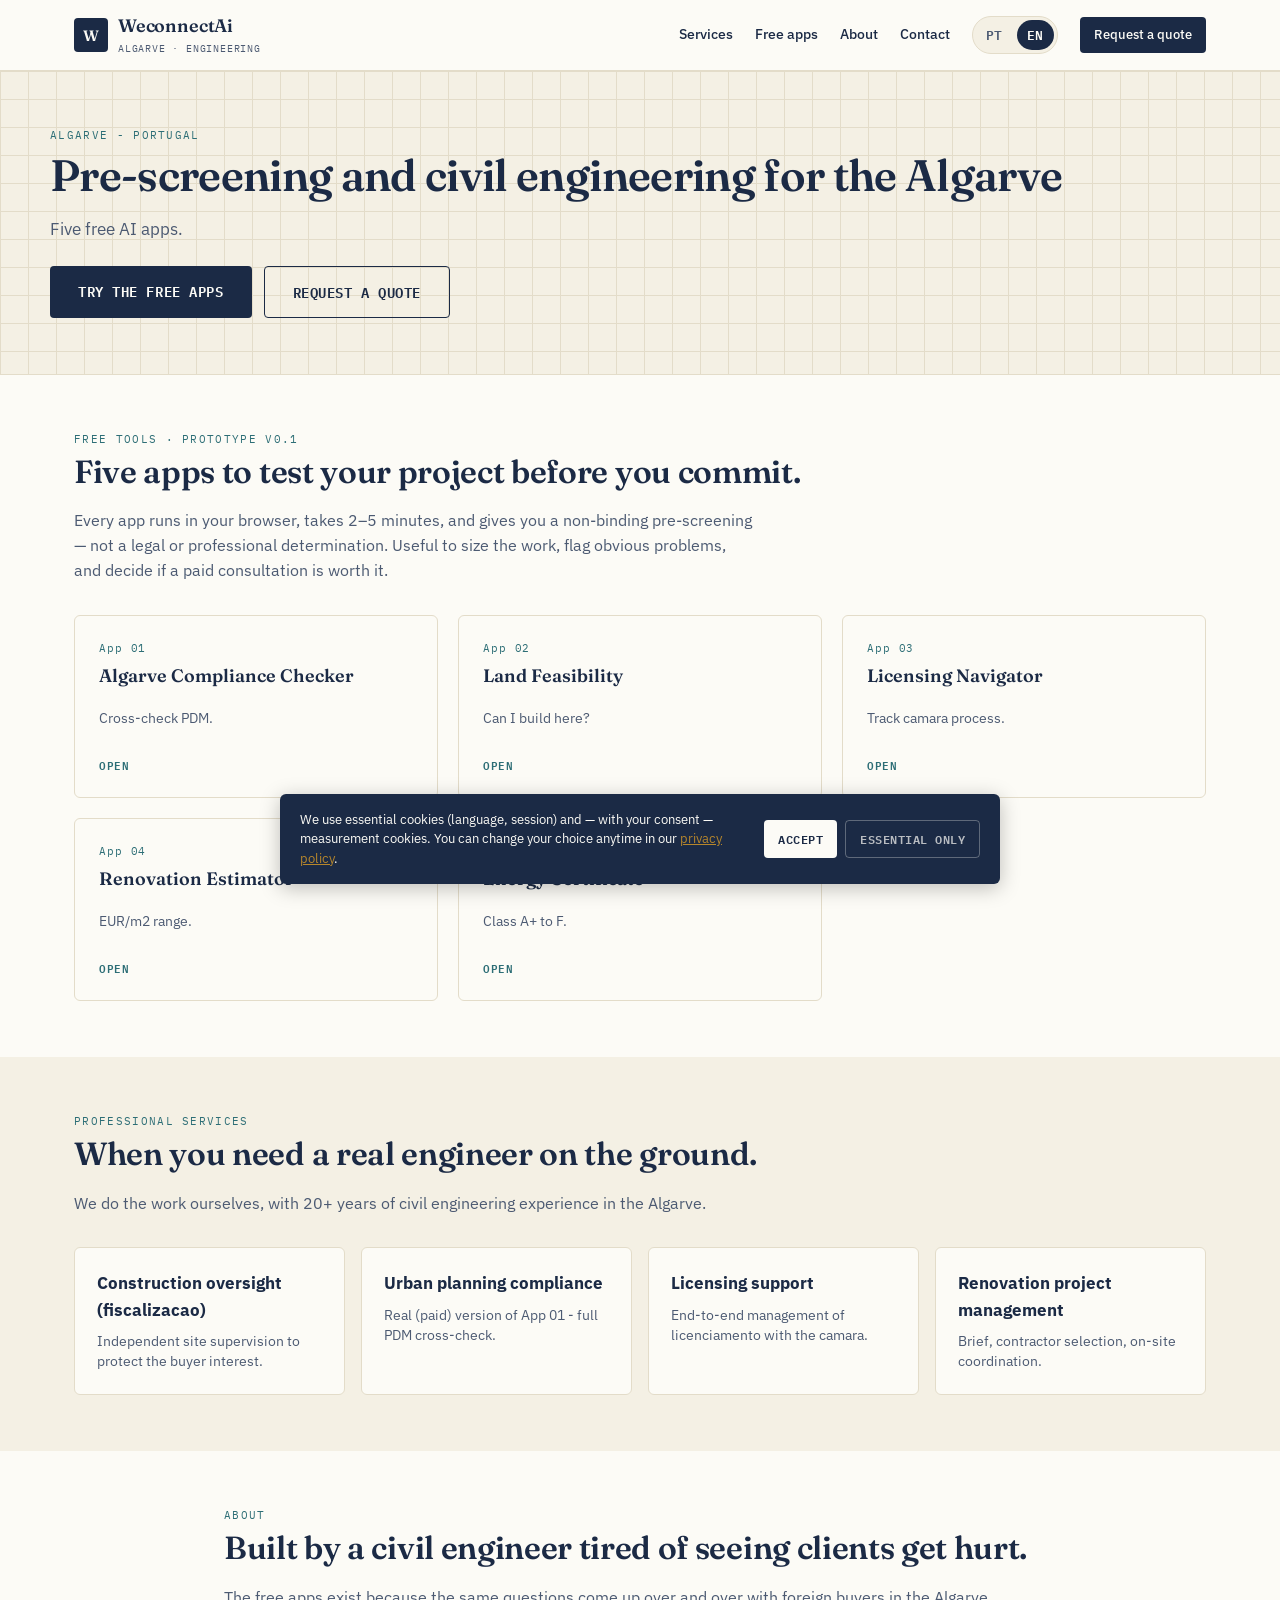
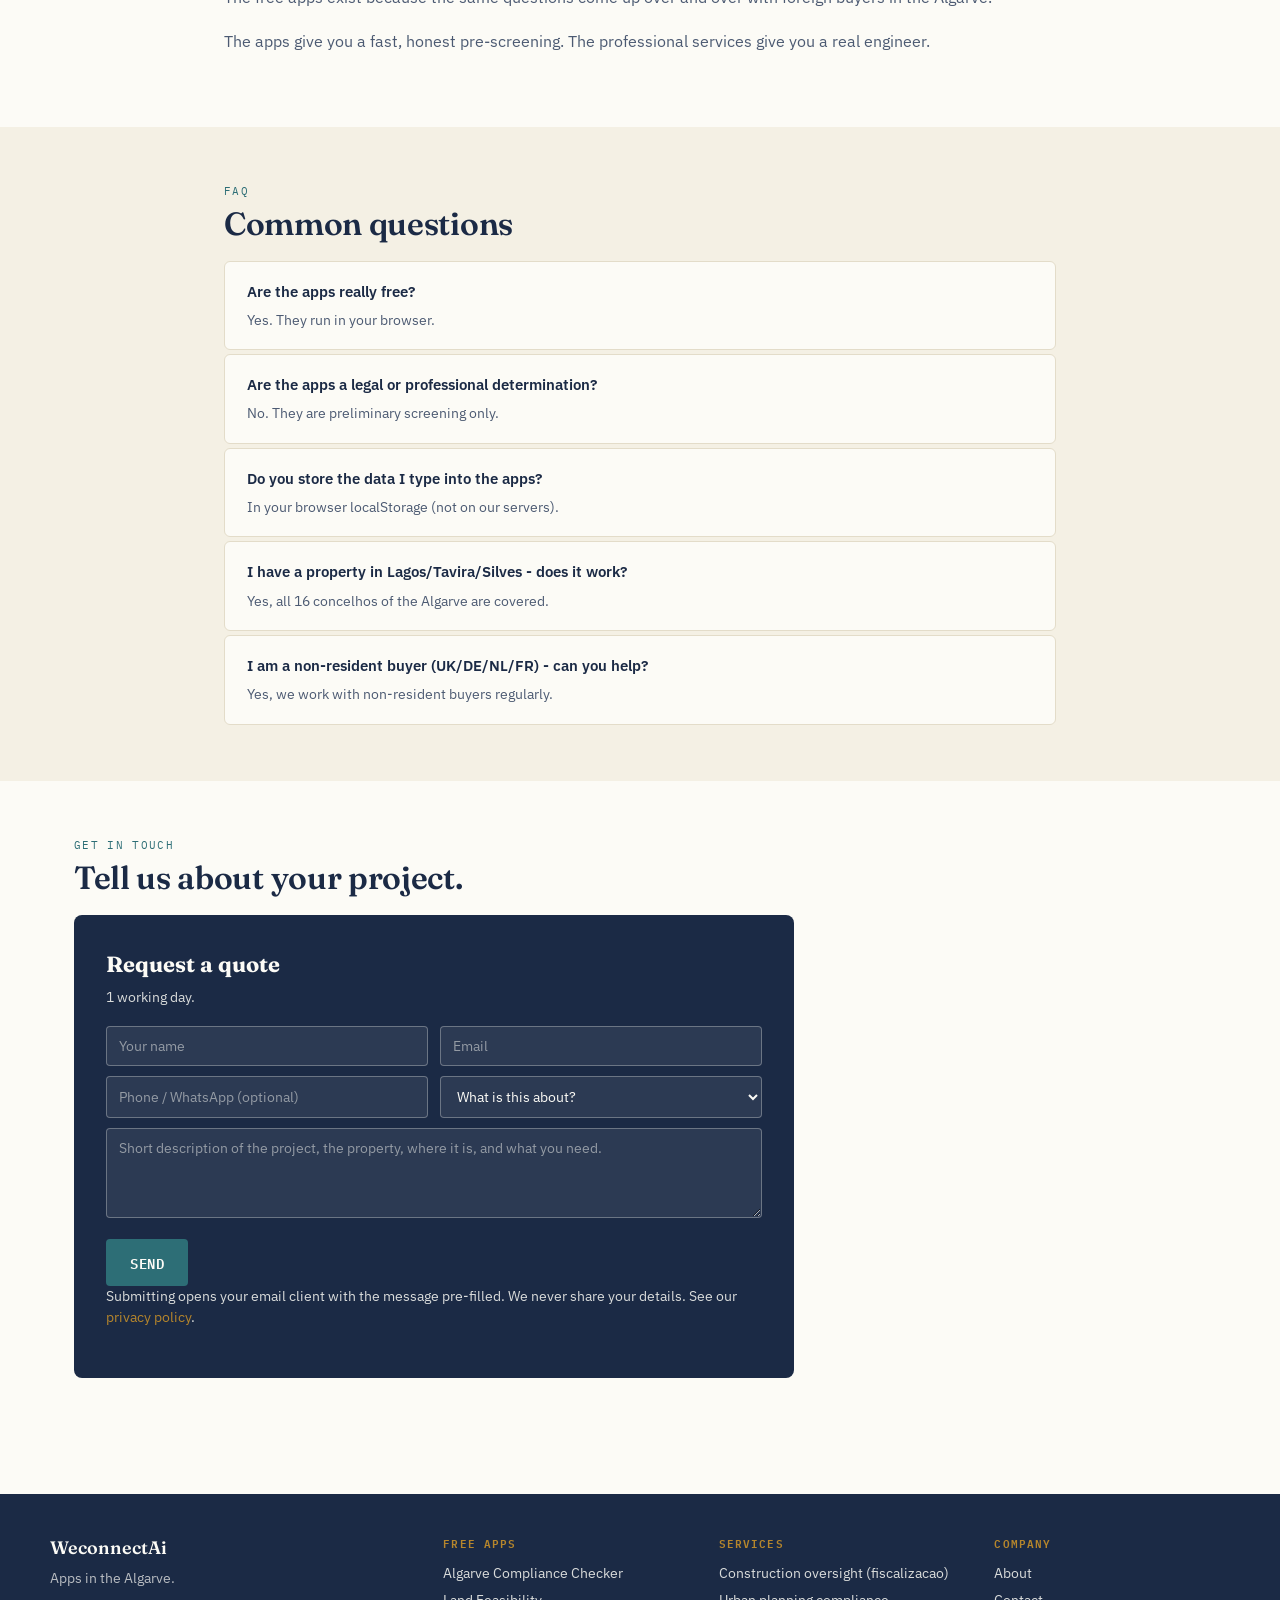
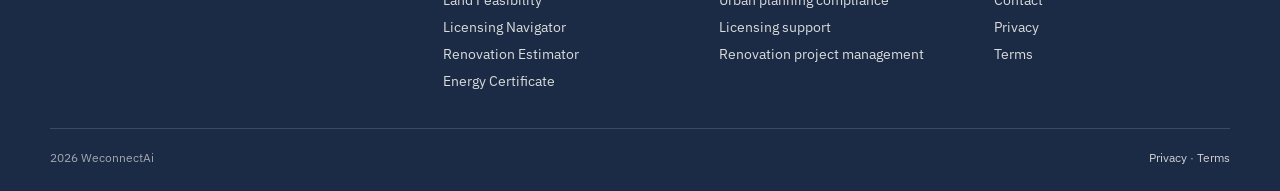
<file: index.html>
<!DOCTYPE html>
<html lang="en">
<head>
  <meta charset="UTF-8" />
  <meta name="viewport" content="width=device-width, initial-scale=1.0" />
  <title>WeconnectAi — Pre-screening apps & civil engineering services in the Algarve</title>
  <meta name="description" content="Free pre-screening tools for property buyers and small builders in the Algarve: regulatory compliance, feasibility, licensing, renovation cost, energy certificate. Professional engineering services on quote." />
  <meta name="theme-color" content="#1B2A45" />
  <link rel="icon" href="data:image/svg+xml,%3Csvg xmlns='http://www.w3.org/2000/svg' viewBox='0 0 32 32'%3E%3Crect width='32' height='32' fill='%231B2A45'/%3E%3Ctext x='16' y='22' text-anchor='middle' fill='white' font-family='Georgia' font-size='18' font-weight='600'%3EW%3C/text%3E%3C/svg%3E" />
  <link rel="canonical" href="https://weconnectai.pt/" />
  <meta property="og:title" content="WeconnectAi — Algarve pre-screening & engineering" />
  <meta property="og:description" content="Free AI-powered pre-screening tools + professional civil engineering services in the Algarve, Portugal." />
  <meta property="og:type" content="website" />
  <meta property="og:url" content="https://weconnectai.pt/" />
  <link rel="stylesheet" href="weconnectai.css" />
  <script type="application/ld+json">
  {
    "@context": "https://schema.org",
    "@type": "LocalBusiness",
    "name": "WeconnectAi",
    "description": "Pre-screening apps and civil engineering services in the Algarve, Portugal.",
    "areaServed": [{"@type":"AdministrativeArea","name":"Algarve, Portugal"}],
    "url": "https://weconnectai.pt",
    "priceRange": "€€",
    "email": "geral@weconnectai.pt"
  }
  </script>
</head>
<body>

<nav class="wc-nav">
  <div class="wc-nav-inner">
    <a class="wc-brand" href="/">
      <span class="wc-brand-mark">W</span>
      <span>
        <span class="wc-brand-name">WeconnectAi</span>
        <span class="wc-brand-tag">Algarve · Engineering</span>
      </span>
    </a>
    <button class="wc-nav-toggle" aria-label="Menu">Menu</button>
    <div class="wc-nav-links">
      <a class="wc-nav-link" href="#services" data-i18n="nav.services">Services</a>
      <a class="wc-nav-link" href="#apps" data-i18n="nav.apps">Free apps</a>
      <a class="wc-nav-link" href="#about" data-i18n="nav.about">About</a>
      <a class="wc-nav-link" href="#contact" data-i18n="nav.contact">Contact</a>
      <div class="wc-lang-switch">
        <button class="wc-lang-btn" data-lang="pt">PT</button>
        <button class="wc-lang-btn" data-lang="en">EN</button>
      </div>
      <a class="wc-nav-cta" href="#contact" data-i18n="nav.book">Request a quote</a>
    </div>
  </div>
</nav>

<header class="wc-page-hero">
  <div class="wc-page-hero-inner">
    <div class="wc-eyebrow" data-i18n="hero.eyebrow">Algarve · Portugal</div>
    <h1 class="wc-h1" data-i18n="hero.title">Pre-screening tools & civil engineering, built for the Algarve.</h1>
    <p class="wc-lede" data-i18n="hero.lede">Five free AI-powered apps to help you check a property, plan a renovation, or track a licensing process — before you spend money on a professional. And when you need a real engineer, that's where we come in.</p>
    <p style="margin-top: 24px; display: flex; gap: 12px; flex-wrap: wrap;">
      <a class="wc-btn wc-btn-large" href="#apps" data-i18n="hero.cta_apps">Try the free apps</a>
      <a class="wc-btn wc-btn-large wc-btn-secondary" href="#contact" data-i18n="hero.cta_quote">Request a quote</a>
    </p>
  </div>
</header>

<section id="apps" class="wc-section">
  <div class="wc-container">
    <div class="wc-section-eyebrow" data-i18n="apps_section.eyebrow">Free tools · prototype v0.1</div>
    <h2 class="wc-section-title" data-i18n="apps_section.title">Five apps to test your project before you commit.</h2>
    <p style="color: var(--ink-soft); max-width: 680px; margin-bottom: 32px;" data-i18n="apps_section.desc">Every app runs in your browser, takes 2–5 minutes, and gives you a non-binding pre-screening — not a legal or professional determination. Useful to size the work, flag obvious problems, and decide if a paid consultation is worth it.</p>
    <div class="wc-app-grid">
      <a class="wc-app-card" href="/apps/compliance.html">
        <div class="wc-app-card-num" data-i18n="app.compliance.num">App 01</div>
        <h3 class="wc-app-card-title" data-i18n="app.compliance.title">Algarve Compliance Checker</h3>
        <p class="wc-app-card-desc" data-i18n="app.compliance.desc">Cross-check your project against the relevant municipality's PDM and the regulation text you paste in. The 16 concelhos of the Algarve, each with its own quirks.</p>
        <div class="wc-app-card-cta" data-i18n="app.compliance.cta">Open the checker →</div>
      </a>
      <a class="wc-app-card" href="/apps/feasibility.html">
        <div class="wc-app-card-num" data-i18n="app.feasibility.num">App 02</div>
        <h3 class="wc-app-card-title" data-i18n="app.feasibility.title">Land & Property Feasibility</h3>
        <p class="wc-app-card-desc" data-i18n="app.feasibility.desc">Can I build / extend / convert this? Combines zoning, cadastro, RAN/REN, coastal servitude (POOC), and flood risk into one pre-screening answer with a risk score.</p>
        <div class="wc-app-card-cta" data-i18n="app.feasibility.cta">Open the feasibility tool →</div>
      </a>
      <a class="wc-app-card" href="/apps/licensing.html">
        <div class="wc-app-card-num" data-i18n="app.licensing.num">App 03</div>
        <h3 class="wc-app-card-title" data-i18n="app.licensing.title">Licensing Process Navigator</h3>
        <p class="wc-app-card-desc" data-i18n="app.licensing.desc">Track your câmara municipal process against RJUE baseline timelines, check off the instrutório document list, and paste any notification in to get a plain-language explanation.</p>
        <div class="wc-app-card-cta" data-i18n="app.licensing.cta">Open the navigator →</div>
      </a>
      <a class="wc-app-card" href="/apps/renovation.html">
        <div class="wc-app-card-num" data-i18n="app.renovation.num">App 04</div>
        <h3 class="wc-app-card-title" data-i18n="app.renovation.title">Renovation Scope & Cost Estimator</h3>
        <p class="wc-app-card-desc" data-i18n="app.renovation.desc">A ballpark €/m² range for older Algarve properties plus a list of which items are likely exempt vs. likely to trigger a licença. Useful for sanity-checking a project before commissioning real quotes.</p>
        <div class="wc-app-card-cta" data-i18n="app.renovation.cta">Open the estimator →</div>
      </a>
      <a class="wc-app-card" href="/apps/energy.html">
        <div class="wc-app-card-num" data-i18n="app.energy.num">App 05</div>
        <h3 class="wc-app-card-title" data-i18n="app.energy.title">Energy Certificate Pre-assessment</h3>
        <p class="wc-app-card-desc" data-i18n="app.energy.desc">A rough likely class range (A+ to F) for the property, before the certified perito visits. Useful for agents and sellers to set expectations and flag quick wins.</p>
        <div class="wc-app-card-cta" data-i18n="app.energy.cta">Open the pre-assessment →</div>
      </a>
    </div>
  </div>
</section>

<section id="services" class="wc-section wc-section-alt">
  <div class="wc-container">
    <div class="wc-section-eyebrow" data-i18n="services_section.eyebrow">Professional services</div>
    <h2 class="wc-section-title" data-i18n="services_section.title">When you need a real engineer on the ground.</h2>
    <p style="color: var(--ink-soft); max-width: 680px; margin-bottom: 32px;" data-i18n="services_section.desc">We do the work ourselves, in-house, with 20+ years of civil engineering experience in the Algarve. For adjacent services (architects, topographers, legal), we coordinate trusted partners so you don't have to run the procurement yourself.</p>
    <div class="wc-services">
      <div class="wc-service">
        <h3 data-i18n="services_section.s1_title">Construction oversight (fiscalização)</h3>
        <p data-i18n="services_section.s1_p">Independent site supervision to protect the buyer's interest: workmanship checks, schedule control, conformity with the licensed project.</p>
      </div>
      <div class="wc-service">
        <h3 data-i18n="services_section.s2_title">Urban planning compliance</h3>
        <p data-i18n="services_section.s2_p">Real (paid) version of App 01 — full PDM cross-check, pareceres, communications with the câmara, due-diligence reports for buyers.</p>
      </div>
      <div class="wc-service">
        <h3 data-i18n="services_section.s3_title">Licensing support</h3>
        <p data-i18n="services_section.s3_p">End-to-end gestão of licenciamento, comunicação prévia, or PIP processes with the câmara. Real version of App 03.</p>
      </div>
      <div class="wc-service">
        <h3 data-i18n="services_section.s4_title">Renovation project management</h3>
        <p data-i18n="services_section.s4_p">Brief, contractor selection, contract review, on-site coordination. Real version of App 04.</p>
      </div>
    </div>
  </div>
</section>

<section id="about" class="wc-section">
  <div class="wc-container-narrow">
    <div class="wc-section-eyebrow" data-i18n="about_section.eyebrow">About</div>
    <h2 class="wc-section-title" data-i18n="about_section.title">Built by a civil engineer who's tired of seeing clients get hurt.</h2>
    <p style="font-size: 16px; line-height: 1.7; color: var(--ink-soft);" data-i18n="about_section.p1">The free apps exist because the same questions come up over and over with foreign buyers, small architecture studios, and small builders in the Algarve: <em>"can I build here?", "how long will the câmara take?", "is this renovation going to need a licença?"</em> — and the answers are scattered across 16 different PDMs, dozens of laws, and one câmara that's slower than the next.</p>
    <p style="font-size: 16px; line-height: 1.7; color: var(--ink-soft);" data-i18n="about_section.p2">The apps give you a fast, honest pre-screening. The professional services give you a real engineer. Both exist because nobody else is offering them in one place.</p>
  </div>
</section>

<section id="faq" class="wc-section wc-section-alt">
  <div class="wc-container-narrow">
    <div class="wc-section-eyebrow" data-i18n="faq_section.eyebrow">FAQ</div>
    <h2 class="wc-section-title" data-i18n="faq_section.title">Common questions</h2>
    <div class="wc-faq">
      <div class="wc-faq-item">
        <p class="wc-faq-q" data-i18n="faq_section.q1">Are the apps really free?</p>
        <p class="wc-faq-a" data-i18n="faq_section.a1">Yes. They run in your browser and use a small amount of AI credits per screening. No account, no payment, no email required to use the apps.</p>
      </div>
      <div class="wc-faq-item">
        <p class="wc-faq-q" data-i18n="faq_section.q2">Are the apps a legal or professional determination?</p>
        <p class="wc-faq-a" data-i18n="faq_section.a2">No. They are preliminary screening only. See our <a href="/terms.html">terms of use</a> and the disclaimer in every app.</p>
      </div>
      <div class="wc-faq-item">
        <p class="wc-faq-q" data-i18n="faq_section.q3">Do you store the data I type into the apps?</p>
        <p class="wc-faq-a" data-i18n="faq_section.a3">Your last few screenings are saved in your browser's local storage (not on our servers) so you can come back to them. See the <a href="/privacy.html">privacy policy</a>.</p>
      </div>
      <div class="wc-faq-item">
        <p class="wc-faq-q" data-i18n="faq_section.q4">I have a property in Lagos / Tavira / Silves — does the Compliance Checker work for my concelho?</p>
        <p class="wc-faq-a" data-i18n="faq_section.a4">Yes, all 16 concelhos of the Algarve are covered. Accuracy depends on the regulation text you paste in — without it, the tool will flag what to check rather than invent numbers.</p>
      </div>
      <div class="wc-faq-item">
        <p class="wc-faq-q" data-i18n="faq_section.q5">I'm a non-resident buyer (UK / DE / NL / FR) — can you help?</p>
        <p class="wc-faq-a" data-i18n="faq_section.a5">Yes, we work with non-resident buyers regularly. NIF, NISS, bank account opening, and the AIMA residency process are part of the support we coordinate with local solicitors and tax advisers.</p>
      </div>
    </div>
  </div>
</section>

<section id="contact" class="wc-section">
  <div class="wc-container">
    <div class="wc-section-eyebrow" data-i18n="contact_section.eyebrow">Get in touch</div>
    <h2 class="wc-section-title" data-i18n="contact_section.title">Tell us about your project.</h2>
    <div class="wc-lead" style="max-width: 720px;">
      <h3 data-i18n="contact_section.lead_h3">Request a quote or ask a question</h3>
      <p data-i18n="contact_section.lead_p">We reply within one working day. Algarve region, Portugal — also serving Lisbon and the Alentejo coast on request.</p>
      <form onsubmit="return wcSubmitLead(this, 'contact-form')" data-to="geralfiscalia@proton.me">
        <div class="wc-lead-row">
          <input type="text" name="name" data-i18n-ph="forms.name_ph" placeholder="Your name" required />
          <input type="email" name="email" data-i18n-ph="forms.email_ph" placeholder="Email" required />
        </div>
        <div class="wc-lead-row">
          <input type="text" name="phone" data-i18n-ph="forms.phone_ph" placeholder="Phone / WhatsApp (optional)" />
          <select name="topic" required>
            <option value="">What is this about?</option>
            <option>Construction oversight (fiscalização)</option>
            <option>Urban planning compliance</option>
            <option>Licensing support</option>
            <option>Renovation project management</option>
            <option>Question about a free app</option>
            <option>Something else</option>
          </select>
        </div>
        <textarea name="message" data-i18n-ph="forms.msg_ph" placeholder="Short description of the project, the property, where it is, and what you need." style="margin-bottom: 10px;"></textarea>
        <button class="wc-lead-btn" type="submit" data-i18n="forms.send">Send</button>
        <p class="wc-lead-note" data-i18n-html="forms.note">Submitting opens your email client with the message pre-filled. We never share your details. See our <a href="privacy.html">privacy policy</a>.</p>
      </form>
    </div>
  </div>
</section>

<div class="wc-cookies hidden">
  <p data-i18n-html="cookies.body">We use essential cookies (language, session) and — with your consent — measurement cookies. You can change your choice anytime in our <a href="/privacy.html">privacy policy</a>.</p>
  <div class="wc-cookies-btns">
    <button data-cookie-accept data-i18n="cookies.accept">Accept</button>
    <button class="wc-decline" data-cookie-decline data-i18n="cookies.decline">Essential only</button>
  </div>
</div>

<footer class="wc-footer">
  <div class="wc-footer-inner">
    <div><div class="wc-footer-brand">WeconnectAi</div><p class="wc-footer-tag" data-i18n="footer.tag">Pre-screening apps and civil engineering services in the Algarve. Free apps — professional services on quote.</p></div>
    <div><h4 data-i18n="footer.apps_title">Free apps</h4><ul><li><a href="/apps/compliance.html" data-i18n="app.compliance.title">Compliance</a></li><li><a href="/apps/feasibility.html" data-i18n="app.feasibility.title">Feasibility</a></li><li><a href="/apps/licensing.html" data-i18n="app.licensing.title">Licensing</a></li><li><a href="/apps/renovation.html" data-i18n="app.renovation.title">Renovation</a></li><li><a href="/apps/energy.html" data-i18n="app.energy.title">Energy</a></li></ul></div>
    <div><h4 data-i18n="footer.services_title">Services</h4><ul><li><a href="#services" data-i18n="services_section.s1_title">Construction oversight</a></li><li><a href="#services" data-i18n="services_section.s2_title">Compliance</a></li><li><a href="#services" data-i18n="services_section.s3_title">Licensing</a></li><li><a href="#services" data-i18n="services_section.s4_title">Renovation</a></li></ul></div>
    <div><h4 data-i18n="footer.company_title">Company</h4><ul><li><a href="#about" data-i18n="nav.about">About</a></li><li><a href="#contact" data-i18n="nav.contact">Contact</a></li><li><a href="/privacy.html" data-i18n="footer.privacy">Privacy</a></li><li><a href="/terms.html" data-i18n="footer.terms">Terms</a></li></ul></div>
  </div>
  <div class="wc-footer-bottom"><span data-i18n="footer.copy">© 2026 WeconnectAi · Algarve, Portugal</span><span><a href="/privacy.html" data-i18n="footer.privacy">Privacy</a> · <a href="/terms.html" data-i18n="footer.terms">Terms</a></span></div>
</footer>

<script src="weconnectai.js"></script>
</body>
</html>
</file>
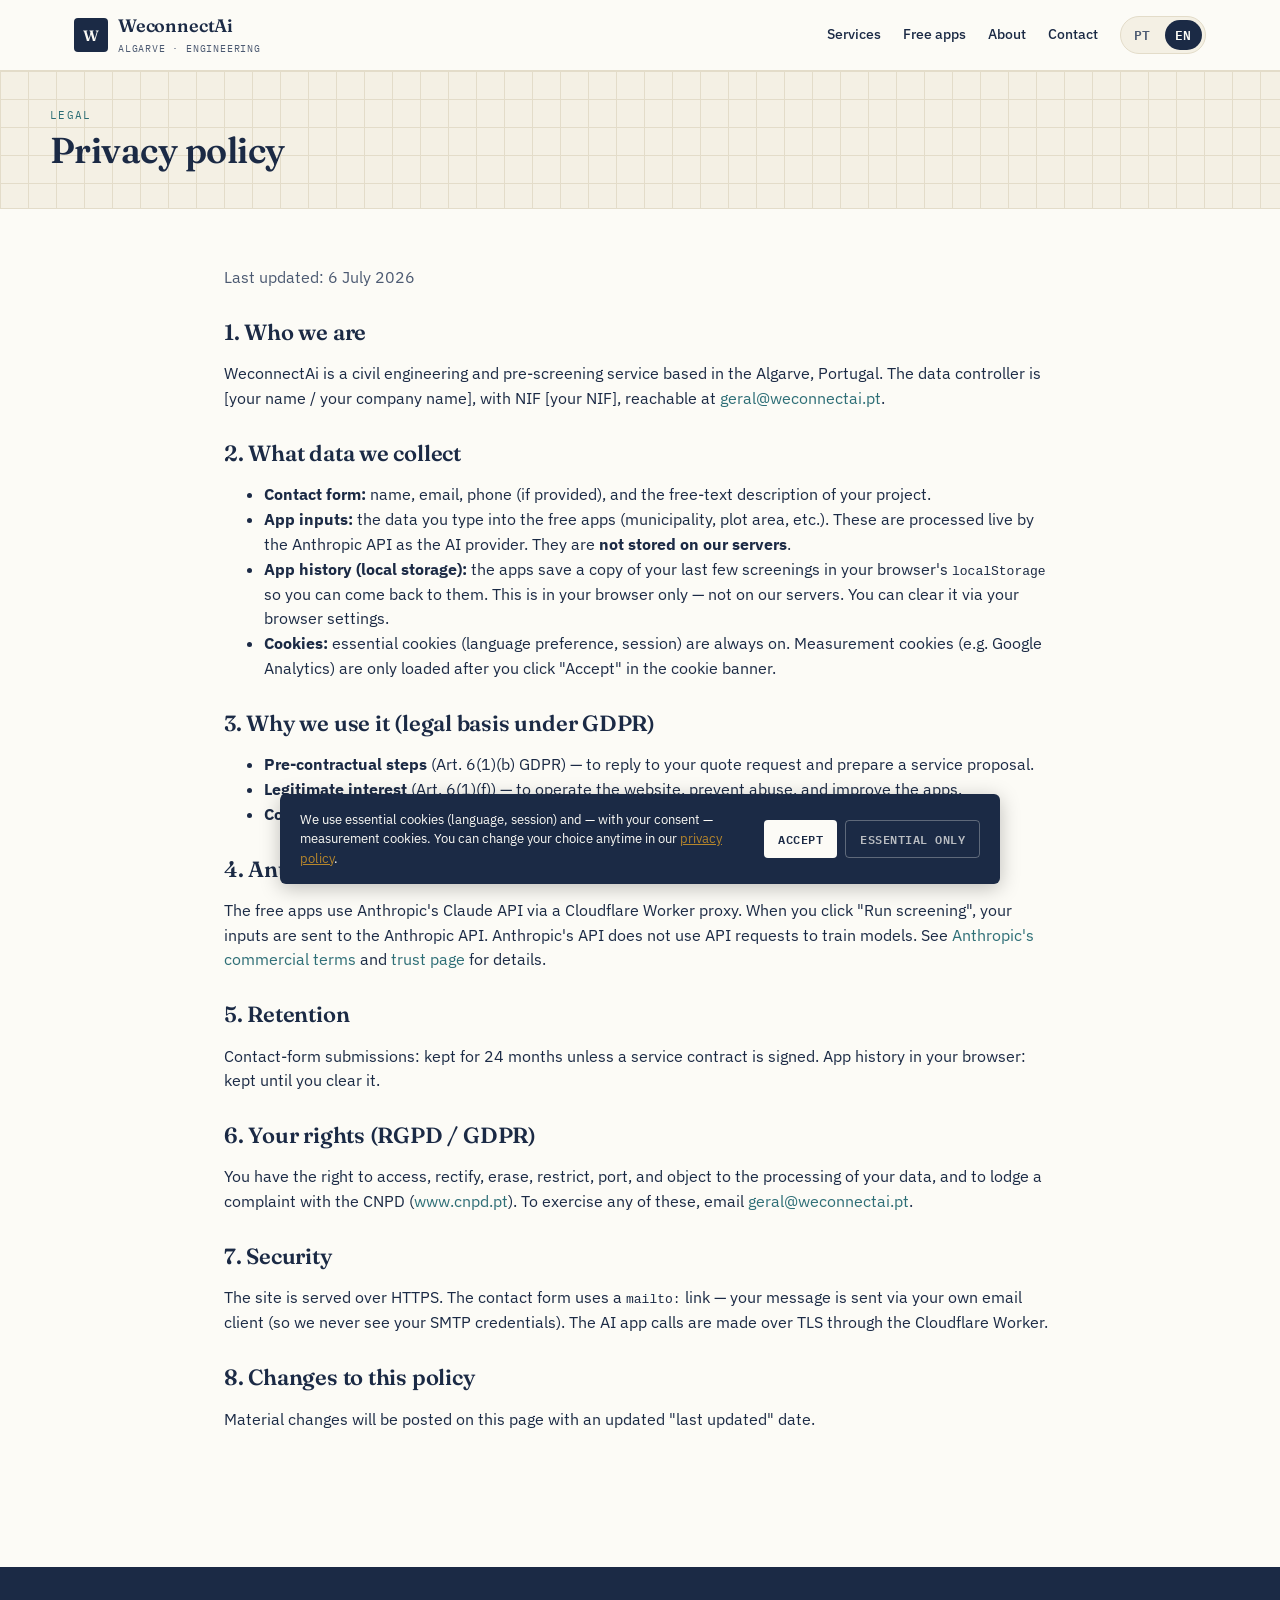
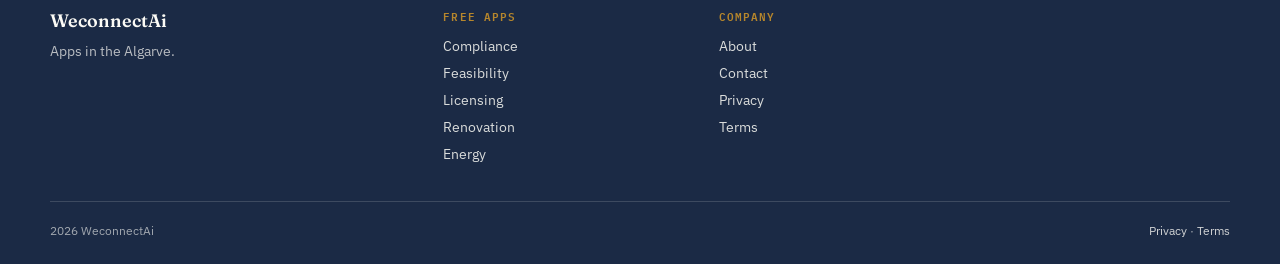
<file: privacy.html>
<!DOCTYPE html>
<html lang="en">
<head>
  <meta charset="UTF-8" />
  <meta name="viewport" content="width=device-width, initial-scale=1.0" />
  <title>Privacy policy — WeconnectAi</title>
  <meta name="description" content="Privacy policy for the WeconnectAi website and apps." />
  <link rel="stylesheet" href="weconnectai.css" />
</head>
<body>

<nav class="wc-nav">
  <div class="wc-nav-inner">
    <a class="wc-brand" href="/"><span class="wc-brand-mark">W</span><span><span class="wc-brand-name">WeconnectAi</span><span class="wc-brand-tag">Algarve · Engineering</span></span></a>
    <button class="wc-nav-toggle" aria-label="Menu">Menu</button>
    <div class="wc-nav-links">
      <a class="wc-nav-link" href="/#services" data-i18n="nav.services">Services</a>
      <a class="wc-nav-link" href="/#apps" data-i18n="nav.apps">Free apps</a>
      <a class="wc-nav-link" href="/#about" data-i18n="nav.about">About</a>
      <a class="wc-nav-link" href="/#contact" data-i18n="nav.contact">Contact</a>
      <div class="wc-lang-switch"><button class="wc-lang-btn" data-lang="pt">PT</button><button class="wc-lang-btn" data-lang="en">EN</button></div>
    </div>
  </div>
</nav>

<header class="wc-page-hero" style="padding: 36px 24px 24px;">
  <div class="wc-page-hero-inner">
    <div class="wc-eyebrow">Legal</div>
    <h1 class="wc-h1" style="font-size: 36px;">Privacy policy</h1>
  </div>
</header>

<main class="wc-container-narrow" style="padding: 40px 24px 60px;">
  <p style="color: var(--ink-soft);">Last updated: 6 July 2026</p>

  <h2 class="wc-h2" style="font-size: 22px; margin-top: 30px;">1. Who we are</h2>
  <p>WeconnectAi is a civil engineering and pre-screening service based in the Algarve, Portugal. The data controller is [your name / your company name], with NIF [your NIF], reachable at <a href="mailto:geral@weconnectai.pt">geral@weconnectai.pt</a>.</p>

  <h2 class="wc-h2" style="font-size: 22px; margin-top: 30px;">2. What data we collect</h2>
  <ul>
    <li><b>Contact form:</b> name, email, phone (if provided), and the free-text description of your project.</li>
    <li><b>App inputs:</b> the data you type into the free apps (municipality, plot area, etc.). These are processed live by the Anthropic API as the AI provider. They are <b>not stored on our servers</b>.</li>
    <li><b>App history (local storage):</b> the apps save a copy of your last few screenings in your browser's <code>localStorage</code> so you can come back to them. This is in your browser only — not on our servers. You can clear it via your browser settings.</li>
    <li><b>Cookies:</b> essential cookies (language preference, session) are always on. Measurement cookies (e.g. Google Analytics) are only loaded after you click "Accept" in the cookie banner.</li>
  </ul>

  <h2 class="wc-h2" style="font-size: 22px; margin-top: 30px;">3. Why we use it (legal basis under GDPR)</h2>
  <ul>
    <li><b>Pre-contractual steps</b> (Art. 6(1)(b) GDPR) — to reply to your quote request and prepare a service proposal.</li>
    <li><b>Legitimate interest</b> (Art. 6(1)(f)) — to operate the website, prevent abuse, and improve the apps.</li>
    <li><b>Consent</b> (Art. 6(1)(a)) — for non-essential cookies and for any optional newsletter.</li>
  </ul>

  <h2 class="wc-h2" style="font-size: 22px; margin-top: 30px;">4. Anthropic API (the AI behind the apps)</h2>
  <p>The free apps use Anthropic's Claude API via a Cloudflare Worker proxy. When you click "Run screening", your inputs are sent to the Anthropic API. Anthropic's API does not use API requests to train models. See <a href="https://www.anthropic.com/legal/commercial-terms" target="_blank" rel="noopener">Anthropic's commercial terms</a> and <a href="https://trust.anthropic.com/" target="_blank" rel="noopener">trust page</a> for details.</p>

  <h2 class="wc-h2" style="font-size: 22px; margin-top: 30px;">5. Retention</h2>
  <p>Contact-form submissions: kept for 24 months unless a service contract is signed. App history in your browser: kept until you clear it.</p>

  <h2 class="wc-h2" style="font-size: 22px; margin-top: 30px;">6. Your rights (RGPD / GDPR)</h2>
  <p>You have the right to access, rectify, erase, restrict, port, and object to the processing of your data, and to lodge a complaint with the CNPD (<a href="https://www.cnpd.pt" target="_blank" rel="noopener">www.cnpd.pt</a>). To exercise any of these, email <a href="mailto:geral@weconnectai.pt">geral@weconnectai.pt</a>.</p>

  <h2 class="wc-h2" style="font-size: 22px; margin-top: 30px;">7. Security</h2>
  <p>The site is served over HTTPS. The contact form uses a <code>mailto:</code> link — your message is sent via your own email client (so we never see your SMTP credentials). The AI app calls are made over TLS through the Cloudflare Worker.</p>

  <h2 class="wc-h2" style="font-size: 22px; margin-top: 30px;">8. Changes to this policy</h2>
  <p>Material changes will be posted on this page with an updated "last updated" date.</p>
</main>

<div class="wc-cookies hidden">
  <p data-i18n-html="cookies.body">We use essential cookies (language, session) and — with your consent — measurement cookies. You can change your choice anytime in our <a href="/privacy.html">privacy policy</a>.</p>
  <div class="wc-cookies-btns">
    <button data-cookie-accept data-i18n="cookies.accept">Accept</button>
    <button class="wc-decline" data-cookie-decline data-i18n="cookies.decline">Essential only</button>
  </div>
</div>

<footer class="wc-footer">
  <div class="wc-footer-inner">
    <div><div class="wc-footer-brand">WeconnectAi</div><p class="wc-footer-tag" data-i18n="footer.tag">Pre-screening apps and civil engineering services in the Algarve. Free apps — professional services on quote.</p></div>
    <div><h4>Free apps</h4><ul><li><a href="/apps/compliance.html">Compliance</a></li><li><a href="/apps/feasibility.html">Feasibility</a></li><li><a href="/apps/licensing.html">Licensing</a></li><li><a href="/apps/renovation.html">Renovation</a></li><li><a href="/apps/energy.html">Energy</a></li></ul></div>
    <div><h4>Company</h4><ul><li><a href="/#about">About</a></li><li><a href="/#contact">Contact</a></li><li><a href="/privacy.html">Privacy</a></li><li><a href="/terms.html">Terms</a></li></ul></div>
  </div>
  <div class="wc-footer-bottom"><span data-i18n="footer.copy">© 2026 WeconnectAi · Algarve, Portugal</span><span><a href="/privacy.html">Privacy</a> · <a href="/terms.html">Terms</a></span></div>
</footer>

<script src="weconnectai.js"></script>
</body>
</html>
</file>
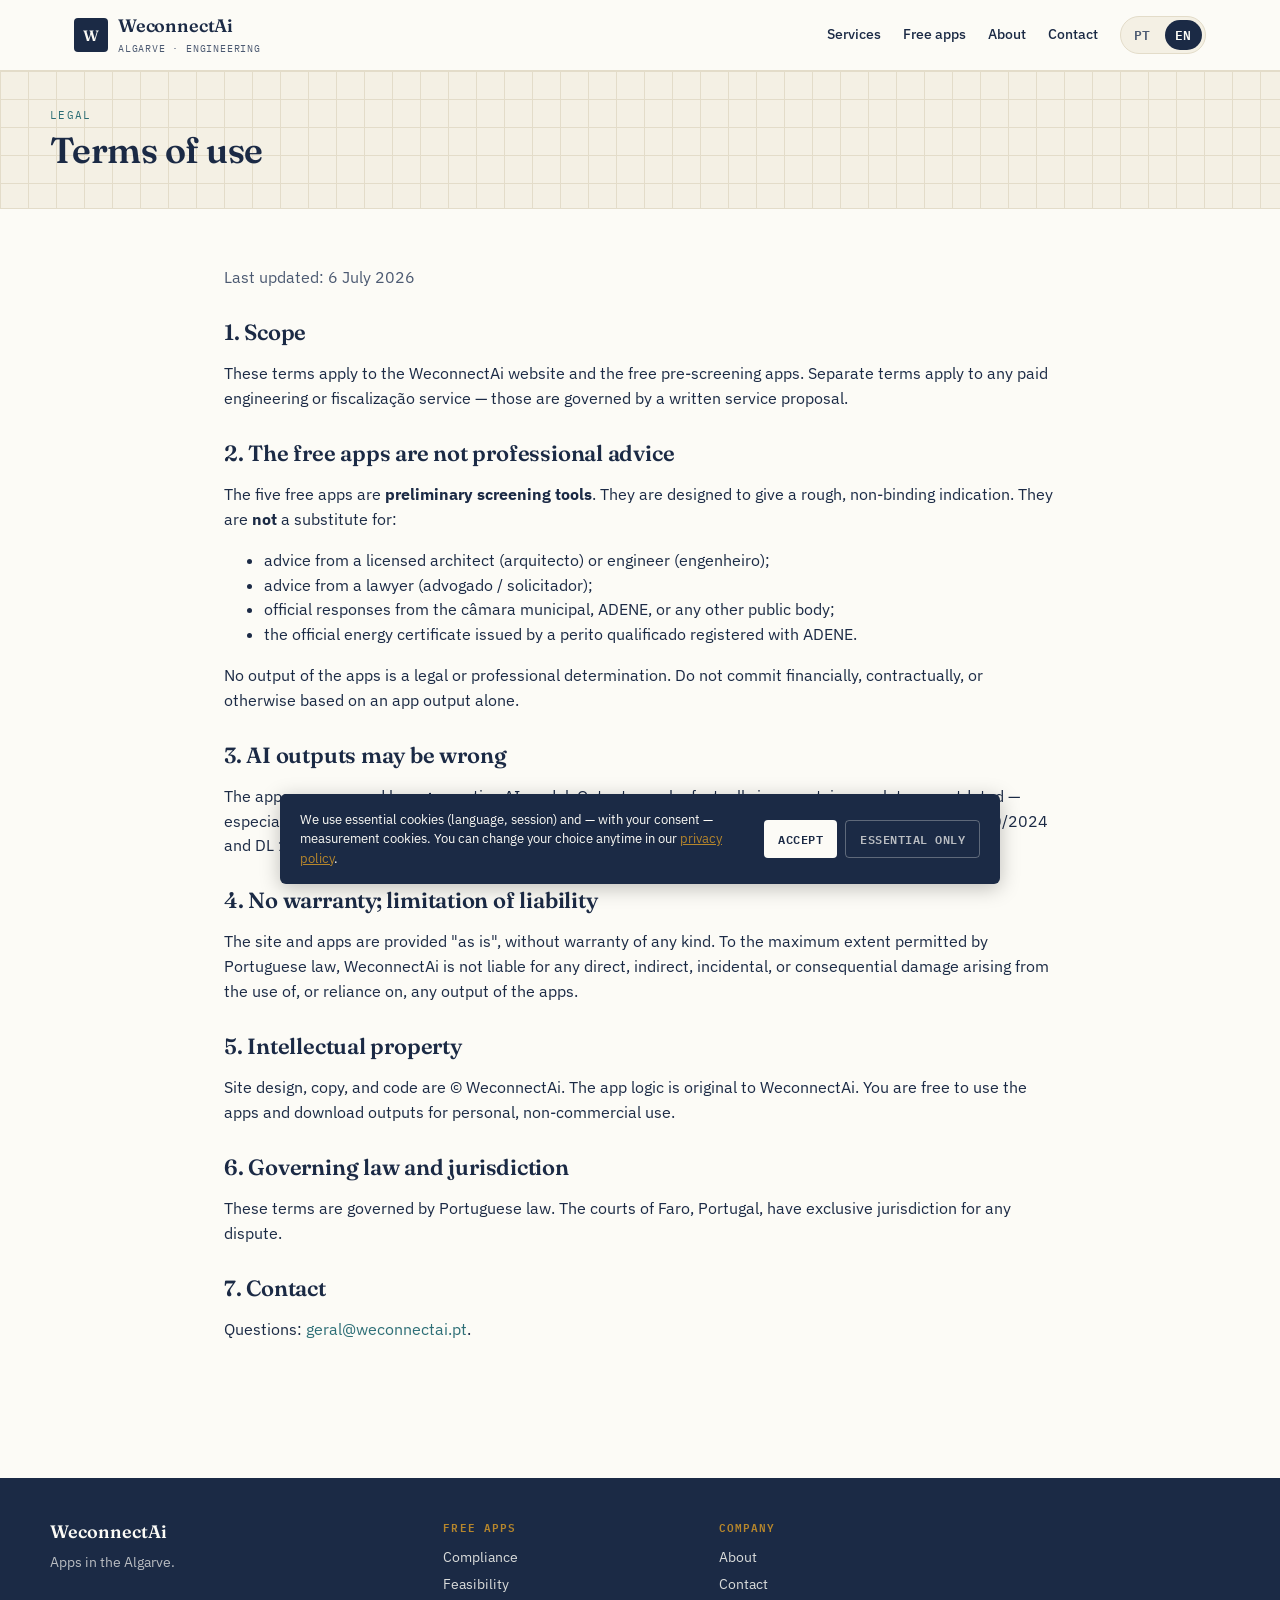
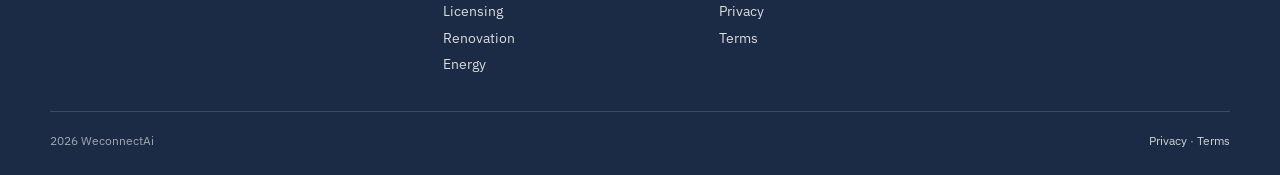
<file: terms.html>
<!DOCTYPE html>
<html lang="en">
<head>
  <meta charset="UTF-8" />
  <meta name="viewport" content="width=device-width, initial-scale=1.0" />
  <title>Terms of use — WeconnectAi</title>
  <link rel="stylesheet" href="weconnectai.css" />
</head>
<body>

<nav class="wc-nav">
  <div class="wc-nav-inner">
    <a class="wc-brand" href="/"><span class="wc-brand-mark">W</span><span><span class="wc-brand-name">WeconnectAi</span><span class="wc-brand-tag">Algarve · Engineering</span></span></a>
    <button class="wc-nav-toggle" aria-label="Menu">Menu</button>
    <div class="wc-nav-links">
      <a class="wc-nav-link" href="/#services" data-i18n="nav.services">Services</a>
      <a class="wc-nav-link" href="/#apps" data-i18n="nav.apps">Free apps</a>
      <a class="wc-nav-link" href="/#about" data-i18n="nav.about">About</a>
      <a class="wc-nav-link" href="/#contact" data-i18n="nav.contact">Contact</a>
      <div class="wc-lang-switch"><button class="wc-lang-btn" data-lang="pt">PT</button><button class="wc-lang-btn" data-lang="en">EN</button></div>
    </div>
  </div>
</nav>

<header class="wc-page-hero" style="padding: 36px 24px 24px;">
  <div class="wc-page-hero-inner">
    <div class="wc-eyebrow">Legal</div>
    <h1 class="wc-h1" style="font-size: 36px;">Terms of use</h1>
  </div>
</header>

<main class="wc-container-narrow" style="padding: 40px 24px 60px;">
  <p style="color: var(--ink-soft);">Last updated: 6 July 2026</p>

  <h2 class="wc-h2" style="font-size: 22px; margin-top: 30px;">1. Scope</h2>
  <p>These terms apply to the WeconnectAi website and the free pre-screening apps. Separate terms apply to any paid engineering or fiscalização service — those are governed by a written service proposal.</p>

  <h2 class="wc-h2" style="font-size: 22px; margin-top: 30px;">2. The free apps are not professional advice</h2>
  <p>The five free apps are <b>preliminary screening tools</b>. They are designed to give a rough, non-binding indication. They are <b>not</b> a substitute for:</p>
  <ul>
    <li>advice from a licensed architect (arquitecto) or engineer (engenheiro);</li>
    <li>advice from a lawyer (advogado / solicitador);</li>
    <li>official responses from the câmara municipal, ADENE, or any other public body;</li>
    <li>the official energy certificate issued by a perito qualificado registered with ADENE.</li>
  </ul>
  <p>No output of the apps is a legal or professional determination. Do not commit financially, contractually, or otherwise based on an app output alone.</p>

  <h2 class="wc-h2" style="font-size: 22px; margin-top: 30px;">3. AI outputs may be wrong</h2>
  <p>The apps are powered by a generative AI model. Outputs can be factually incorrect, incomplete, or outdated — especially given the moving nature of Portuguese urban planning law (RJUE was recently amended by DL 10/2024 and DL 108/2026, with further amendments in progress). Always cross-check with the câmara or a lawyer.</p>

  <h2 class="wc-h2" style="font-size: 22px; margin-top: 30px;">4. No warranty; limitation of liability</h2>
  <p>The site and apps are provided "as is", without warranty of any kind. To the maximum extent permitted by Portuguese law, WeconnectAi is not liable for any direct, indirect, incidental, or consequential damage arising from the use of, or reliance on, any output of the apps.</p>

  <h2 class="wc-h2" style="font-size: 22px; margin-top: 30px;">5. Intellectual property</h2>
  <p>Site design, copy, and code are © WeconnectAi. The app logic is original to WeconnectAi. You are free to use the apps and download outputs for personal, non-commercial use.</p>

  <h2 class="wc-h2" style="font-size: 22px; margin-top: 30px;">6. Governing law and jurisdiction</h2>
  <p>These terms are governed by Portuguese law. The courts of Faro, Portugal, have exclusive jurisdiction for any dispute.</p>

  <h2 class="wc-h2" style="font-size: 22px; margin-top: 30px;">7. Contact</h2>
  <p>Questions: <a href="mailto:geral@weconnectai.pt">geral@weconnectai.pt</a>.</p>
</main>

<div class="wc-cookies hidden">
  <p data-i18n-html="cookies.body">We use essential cookies (language, session) and — with your consent — measurement cookies. You can change your choice anytime in our <a href="/privacy.html">privacy policy</a>.</p>
  <div class="wc-cookies-btns">
    <button data-cookie-accept data-i18n="cookies.accept">Accept</button>
    <button class="wc-decline" data-cookie-decline data-i18n="cookies.decline">Essential only</button>
  </div>
</div>

<footer class="wc-footer">
  <div class="wc-footer-inner">
    <div><div class="wc-footer-brand">WeconnectAi</div><p class="wc-footer-tag" data-i18n="footer.tag">Pre-screening apps and civil engineering services in the Algarve. Free apps — professional services on quote.</p></div>
    <div><h4>Free apps</h4><ul><li><a href="/apps/compliance.html">Compliance</a></li><li><a href="/apps/feasibility.html">Feasibility</a></li><li><a href="/apps/licensing.html">Licensing</a></li><li><a href="/apps/renovation.html">Renovation</a></li><li><a href="/apps/energy.html">Energy</a></li></ul></div>
    <div><h4>Company</h4><ul><li><a href="/#about">About</a></li><li><a href="/#contact">Contact</a></li><li><a href="/privacy.html">Privacy</a></li><li><a href="/terms.html">Terms</a></li></ul></div>
  </div>
  <div class="wc-footer-bottom"><span data-i18n="footer.copy">© 2026 WeconnectAi · Algarve, Portugal</span><span><a href="/privacy.html">Privacy</a> · <a href="/terms.html">Terms</a></span></div>
</footer>

<script src="weconnectai.js"></script>
</body>
</html>
</file>
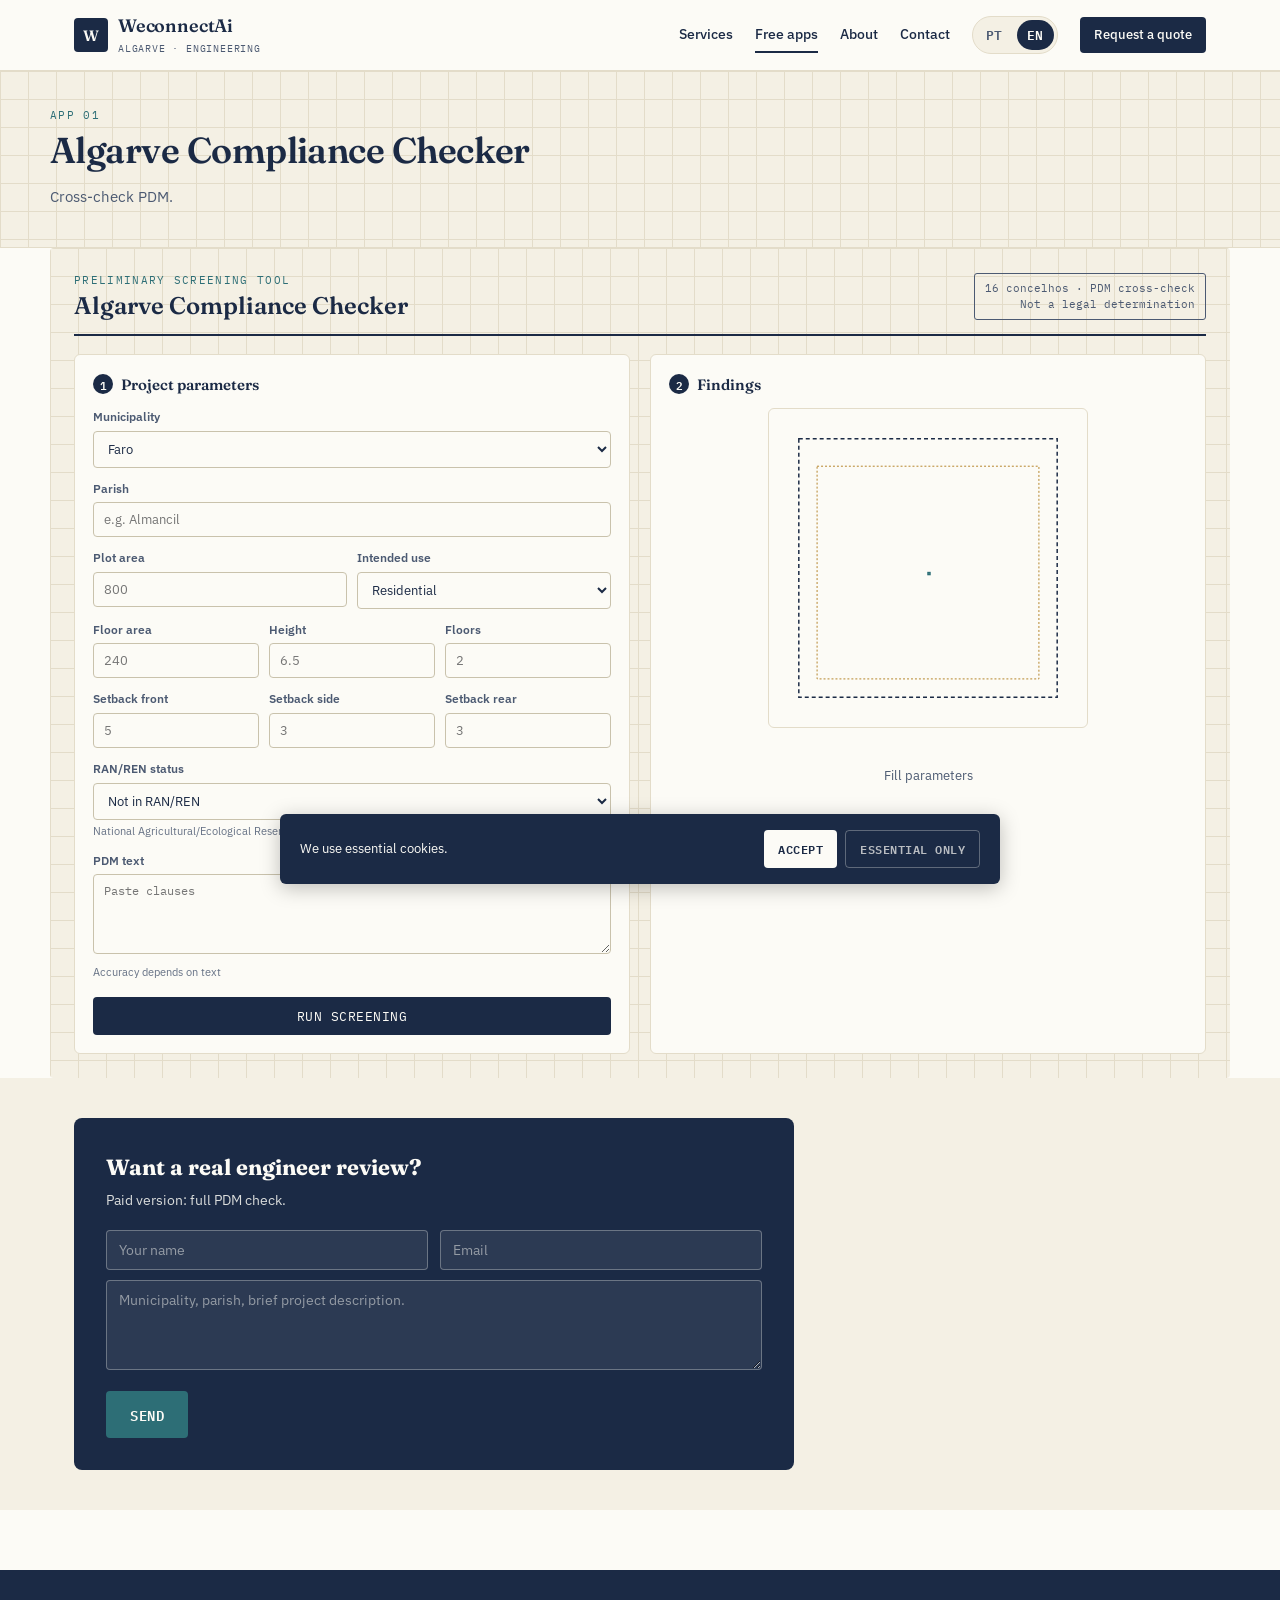
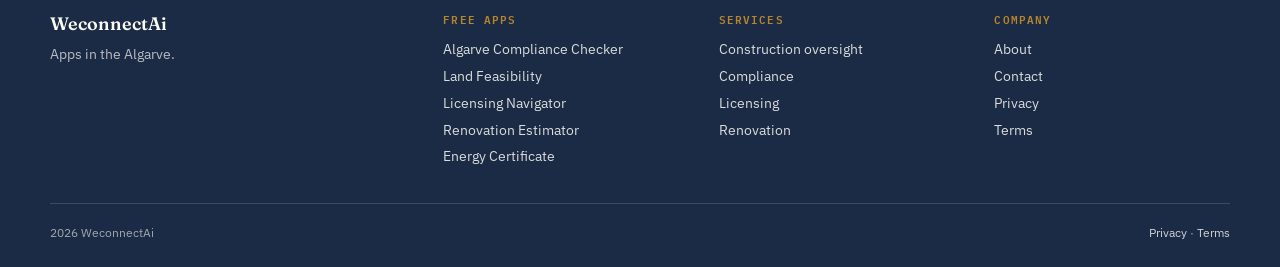
<file: apps/compliance.html>
<!DOCTYPE html>
<html lang="en">
<head>
<meta charset="UTF-8" />
<meta name="viewport" content="width=device-width, initial-scale=1.0" />
<title data-i18n="app.compliance.title">Algarve Compliance Checker — WeconnectAi</title>
<meta name="description" content="Pre-screen a construction project against the relevant Algarve municipality's PDM. Free tool by WeconnectAi." />
<meta name="theme-color" content="#1B2A45" />
<link rel="icon" href="data:image/svg+xml,%3Csvg xmlns='http://www.w3.org/2000/svg' viewBox='0 0 32 32'%3E%3Crect width='32' height='32' fill='%231B2A45'/%3E%3Ctext x='16' y='22' text-anchor='middle' fill='white' font-family='Georgia' font-size='18' font-weight='600'%3EW%3C/text%3E%3C/svg%3E" />
<link rel="stylesheet" href="../weconnectai.css" />
<style>
:root{--paper:#F4F0E4;--paper-line:#E3DCC9;--ink:#1B2A45;--ink-soft:#4C5A72;--teal:#2D6E76;--olive:#5C6E3F;--brick:#A13D2E;--ochre:#B6862C;--white:#FCFBF6}
*{box-sizing:border-box}
.acc-root{font-family:'IBM Plex Sans',sans-serif;background:var(--paper);background-image:linear-gradient(var(--paper-line) 1px, transparent 1px),linear-gradient(90deg, var(--paper-line) 1px, transparent 1px);background-size:28px 28px;color:var(--ink);padding:24px;border-radius:4px;max-width:var(--maxw);margin:0 auto}
.acc-header{display:flex;justify-content:space-between;align-items:flex-end;border-bottom:2px solid var(--ink);padding-bottom:14px;margin-bottom:18px;flex-wrap:wrap;gap:10px}
.acc-eyebrow{font-family:'IBM Plex Mono',monospace;font-size:11px;letter-spacing:0.12em;text-transform:uppercase;color:var(--teal)}
.acc-title{font-family:'Fraunces',serif;font-weight:600;font-size:24px;margin:4px 0 0 0;line-height:1.1}
.acc-stamp{font-family:'IBM Plex Mono',monospace;font-size:11px;text-align:right;color:var(--ink-soft);border:1px solid var(--ink-soft);padding:6px 10px;border-radius:3px;line-height:1.5}
.acc-grid{display:grid;grid-template-columns:1fr 1fr;gap:20px}
@media (max-width:860px){.acc-grid{grid-template-columns:1fr}}
.acc-panel{background:var(--white);border:1px solid var(--paper-line);border-radius:6px;padding:18px}
.acc-panel h2{font-family:'Fraunces',serif;font-size:15px;font-weight:600;margin:0 0 12px 0;display:flex;align-items:center;gap:8px}
.acc-panel h2 .n{font-family:'IBM Plex Mono',monospace;font-size:11px;color:var(--white);background:var(--ink);width:20px;height:20px;border-radius:50%;display:flex;align-items:center;justify-content:center}
.acc-field{margin-bottom:12px}
.acc-field label{display:block;font-size:12px;font-weight:600;color:var(--ink-soft);margin-bottom:4px}
.acc-field .hint{font-size:11px;color:var(--ink-soft);opacity:0.85;display:block;margin-top:3px}
.acc-row{display:grid;grid-template-columns:1fr 1fr;gap:10px}
.acc-row3{display:grid;grid-template-columns:1fr 1fr 1fr;gap:10px}
input,select,textarea{width:100%;font-family:'IBM Plex Sans',sans-serif;font-size:13px;padding:8px 10px;border:1px solid #C9C2AC;border-radius:4px;background:var(--white);color:var(--ink)}
textarea{font-family:'IBM Plex Mono',monospace;font-size:12px;resize:vertical;min-height:80px}
input:focus,select:focus,textarea:focus{outline:2px solid var(--teal);outline-offset:1px;border-color:var(--teal)}
.acc-btn{width:100%;background:var(--ink);color:var(--white);border:none;padding:11px 14px;border-radius:4px;font-family:'IBM Plex Mono',monospace;font-size:12.5px;letter-spacing:0.04em;text-transform:uppercase;cursor:pointer;margin-top:4px}
.acc-btn:hover:not(:disabled){background:var(--teal)}
.acc-btn:disabled{opacity:0.55;cursor:default}
.acc-diagram-wrap{display:flex;justify-content:center;margin-bottom:14px}
.acc-check-item{display:flex;gap:10px;align-items:flex-start;padding:9px 0;border-bottom:1px solid var(--paper-line)}
.acc-check-item:last-child{border-bottom:none}
.acc-badge{flex-shrink:0;font-family:'IBM Plex Mono',monospace;font-size:10px;font-weight:600;text-transform:uppercase;padding:3px 7px;border-radius:3px;color:var(--white);white-space:nowrap;margin-top:1px}
.badge-ok{background:var(--olive)}.badge-exceeds{background:var(--brick)}.badge-unclear{background:var(--ochre)}.badge-needs_data{background:var(--ink-soft)}
.acc-check-body .param{font-weight:600;font-size:13px;margin-bottom:2px}
.acc-check-body .detail{font-size:12.5px;color:var(--ink-soft);line-height:1.45}
.acc-summary{background:#EFEADC;border-left:3px solid var(--teal);padding:11px 13px;font-size:13px;line-height:1.5;border-radius:3px;margin-bottom:12px}
.acc-disclaimer{font-size:11px;color:var(--ink-soft);font-family:'IBM Plex Mono',monospace;line-height:1.5;margin-top:14px;padding-top:10px;border-top:1px dashed #C9C2AC}
.acc-empty{color:var(--ink-soft);font-size:13px;text-align:center;padding:24px 10px}
.acc-history{margin-top:14px}
.acc-history-item{display:flex;justify-content:space-between;align-items:center;font-size:12px;font-family:'IBM Plex Mono',monospace;padding:6px 0;border-bottom:1px solid var(--paper-line);cursor:pointer}
.acc-history-item:hover{color:var(--teal)}
.acc-history-item .del{color:var(--brick);opacity:0.6}
.acc-history-item .del:hover{opacity:1}
.acc-loading{display:flex;align-items:center;gap:8px;font-family:'IBM Plex Mono',monospace;font-size:12px;color:var(--teal);padding:14px 0}
.acc-spinner{width:14px;height:14px;border:2px solid var(--paper-line);border-top-color:var(--teal);border-radius:50%;animation:accspin 0.7s linear infinite}
@keyframes accspin{to{transform:rotate(360deg)}}
</style>
</head>
<body>
<nav class="wc-nav">
<div class="wc-nav-inner">
<a class="wc-brand" href="/"><span class="wc-brand-mark">W</span><span><span class="wc-brand-name">WeconnectAi</span><span class="wc-brand-tag">Algarve · Engineering</span></span></a>
<button class="wc-nav-toggle" aria-label="Menu">Menu</button>
<div class="wc-nav-links">
<a class="wc-nav-link" href="/#services" data-i18n="nav.services">Services</a>
<a class="wc-nav-link active" href="/#apps" data-i18n="nav.apps">Free apps</a>
<a class="wc-nav-link" href="/#about" data-i18n="nav.about">About</a>
<a class="wc-nav-link" href="/#contact" data-i18n="nav.contact">Contact</a>
<div class="wc-lang-switch"><button class="wc-lang-btn" data-lang="pt">PT</button><button class="wc-lang-btn" data-lang="en">EN</button></div>
<a class="wc-nav-cta" href="/#contact" data-i18n="nav.book">Request a quote</a>
</div>
</div>
</nav>
<header class="wc-page-hero" style="padding: 36px 24px 24px;">
<div class="wc-page-hero-inner">
<div class="wc-eyebrow" data-i18n="app.compliance.num">App 01 · Preliminary Screening Tool</div>
<h1 class="wc-h1" style="font-size: 36px;" data-i18n="app.compliance.title">Algarve Compliance Checker</h1>
<p class="wc-lede" style="font-size: 15px;" data-i18n="app.compliance.desc">Cross-check your project against the relevant municipality's PDM.</p>
</div>
</header>
<div class="acc-root">
<div class="acc-header">
<div><div class="acc-eyebrow">Preliminary Screening Tool</div><h1 class="acc-title" data-i18n="app.compliance.title">Algarve Compliance Checker</h1></div>
<div class="acc-stamp">16 concelhos · PDM cross-check<br/>Not a legal determination</div>
</div>
<div class="acc-grid">
<div class="acc-panel">
<h2><span class="n">1</span><span data-i18n="form.project_params">Project parameters</span></h2>
<div class="acc-field"><label data-i18n="form.municipality">Municipality (concelho)</label><select id="f-municipality"><option>Albufeira</option><option>Alcoutim</option><option>Aljezur</option><option selected>Faro</option><option>Lagoa</option><option>Lagos</option><option>Loulé</option><option>Monchique</option><option>Olhão</option><option>Portimão</option><option>São Brás de Alportel</option><option>Silves</option><option>Tavira</option><option>Vila do Bispo</option><option>Vila Real de Santo António</option><option>Castro Marim</option></select></div>
<div class="acc-field"><label data-i18n="form.parish">Parish / location</label><input id="f-parish" type="text" data-i18n-ph="form.parish_ph" placeholder="e.g. Almancil, Quarteira..." /></div>
<div class="acc-row"><div class="acc-field"><label data-i18n="form.plot_area">Plot area (m²)</label><input id="f-plot" type="number" placeholder="800" /></div><div class="acc-field"><label data-i18n="form.intended_use">Intended use</label><select id="f-use"><option data-i18n="form.use_residential">Residential (single-family)</option><option>Residential (multi-family)</option><option>Tourism / short-term rental</option><option>Commercial</option><option>Industrial / storage</option><option>Renovation / extension of existing</option></select></div></div>
<div class="acc-row3"><div class="acc-field"><label data-i18n="form.floor_area">Floor area (m²)</label><input id="f-area" type="number" placeholder="240" /></div><div class="acc-field"><label data-i18n="form.height">Height (m)</label><input id="f-height" type="number" placeholder="6.5" /></div><div class="acc-field"><label data-i18n="form.floors">Floors above ground</label><input id="f-floors" type="number" placeholder="2" /></div></div>
<div class="acc-row3"><div class="acc-field"><label data-i18n="form.setback_front">Setback — front (m)</label><input id="f-front" type="number" placeholder="5" /></div><div class="acc-field"><label data-i18n="form.setback_side">Setback — side (m)</label><input id="f-side" type="number" placeholder="3" /></div><div class="acc-field"><label data-i18n="form.setback_rear">Setback — rear (m)</label><input id="f-rear" type="number" placeholder="3" /></div></div>
<div class="acc-field"><label data-i18n="form.ran_ren">RAN / REN status</label><select id="f-ranren"><option value="no" data-i18n="form.ran_no">Not in RAN or REN</option><option value="yes">Within RAN or REN zone</option><option value="unsure">Unsure</option></select><span class="hint" data-i18n="form.ran_hint">Reserva Agrícola / Ecológica Nacional.</span></div>
<div class="acc-field"><label data-i18n="form.regulation_text">Relevant PDM / regulation text (recommended)</label><textarea id="f-regtext" data-i18n-ph="form.regulation_ph" placeholder="Paste the applicable clauses..."></textarea><span class="hint" data-i18n="form.regulation_hint">The analysis is only as accurate as the text you provide.</span></div>
<button class="acc-btn" id="f-submit" data-i18n="form.run_button">Run compliance screening</button>
</div>
<div class="acc-panel">
<h2><span class="n">2</span><span data-i18n="form.findings">Site envelope & findings</span></h2>
<div class="acc-diagram-wrap" id="diagram-wrap"></div>
<div id="report-wrap"><div class="acc-empty" data-i18n="form.empty_state">Fill in the project parameters and run a screening.</div></div>
<div class="acc-history" id="history-wrap"></div>
</div>
</div>
</div>
<script>
(function(){
var $=function(id){return document.getElementById(id);};
function drawDiagram(plotArea,floorArea,floors,front,side,rear){
plotArea=plotArea||800;
var side_len=Math.sqrt(plotArea);
var W=320,H=320,pad=30;
var scale=(Math.min(W,H)-pad*2)/side_len;
var plotW=side_len*scale,plotH=side_len*scale;
var x0=(W-plotW)/2,y0=(H-plotH)/2;
var f=(front||3)*scale,s=(side||2)*scale,r=(rear||2)*scale;
var envX=x0+s,envY=y0+f;
var envW=Math.max(plotW-2*s,4);
var envH=Math.max(plotH-f-r,4);
var footprintArea=floors?(floorArea||0)/Math.max(floors,1):(floorArea||0);
var envelopeArea_m2=Math.max((plotW/scale-2*(side||2)),0)*Math.max((plotH/scale-(front||3)-(rear||2)),0);
var overflow=footprintArea>envelopeArea_m2&&footprintArea>0;
var footScale=envelopeArea_m2>0?Math.min(Math.sqrt(footprintArea/envelopeArea_m2),1.3):1;
var footW=envW*footScale,footH=envH*footScale;
var footX=envX+(envW-footW)/2,footY=envY+(envH-footH)/2;
var buildingColor=overflow?'#A13D2E':'#2D6E76';
return '<svg width="'+W+'" height="'+H+'" viewBox="0 0 '+W+' '+H+'" xmlns="http://www.w3.org/2000/svg" style="background:#FCFBF6;border:1px solid #E3DCC9;border-radius:6px;">'
+'<rect x="'+x0+'" y="'+y0+'" width="'+plotW+'" height="'+plotH+'" fill="none" stroke="#1B2A45" stroke-width="1.5" stroke-dasharray="4 3"/>'
+'<rect x="'+envX+'" y="'+envY+'" width="'+envW+'" height="'+envH+'" fill="none" stroke="#B6862C" stroke-width="1" stroke-dasharray="2 2"/>'
+'<rect x="'+footX+'" y="'+footY+'" width="'+Math.max(footW,2)+'" height="'+Math.max(footH,2)+'" fill="'+buildingColor+'" fill-opacity="0.35" stroke="'+buildingColor+'" stroke-width="1.5"/>'
+'</svg>';
}
function renderEmpty(){$('diagram-wrap').innerHTML=drawDiagram(parseFloat($('f-plot').value),parseFloat($('f-area').value),parseFloat($('f-floors').value),parseFloat($('f-front').value),parseFloat($('f-side').value),parseFloat($('f-rear').value));}
renderEmpty();
['f-plot','f-area','f-floors','f-front','f-side','f-rear'].forEach(function(id){$(id).addEventListener('input',renderEmpty);});
function badgeClass(s){return {ok:'badge-ok',exceeds:'badge-exceeds',unclear:'badge-unclear',needs_data:'badge-needs_data'}[s]||'badge-unclear';}
function badgeLabel(s){return {ok:'OK',exceeds:'EXCEEDS',unclear:'UNCLEAR',needs_data:'NEEDS DATA'}[s]||s;}
function renderReport(result){
var items=(result.checks||[]).map(function(c){
return '<div class="acc-check-item"><span class="acc-badge '+badgeClass(c.status)+'">'+badgeLabel(c.status)+'</span><div class="acc-check-body"><div class="param">'+c.parameter+'</div><div class="detail">'+c.detail+'</div></div></div>';
}).join('');
$('report-wrap').innerHTML='<div class="acc-summary">'+(result.summary||'')+'</div><div>'+items+'</div><div class="acc-disclaimer">'+(result.disclaimer||'Preliminary, non-binding.')+'</div>';
}
async function runScreening(){
var btn=$('f-submit');
if(typeof window.wcCallAI!=='function'){$('report-wrap').innerHTML='<div class="acc-empty">wcCallAI not loaded.</div>';return;}
btn.disabled=true;
$('report-wrap').innerHTML='<div class="acc-loading"><div class="acc-spinner"></div>Cross-checking parameters...</div>';
var payload={municipality:$('f-municipality').value,parish:$('f-parish').value,plot_area_m2:$('f-plot').value,use:$('f-use').value,floor_area_m2:$('f-area').value,height_m:$('f-height').value,floors:$('f-floors').value,setback_front_m:$('f-front').value,setback_side_m:$('f-side').value,setback_rear_m:$('f-rear').value,ran_ren:$('f-ranren').value,regulation_text:$('f-regtext').value};
var systemPrompt='You are a preliminary screening assistant for construction projects against Portuguese municipal planning parameters (PDM) in the Algarve. You are NOT a licensed architect, engineer, or lawyer. If regulation_text is provided, extract concrete numeric parameters and compare. If not, mark as needs_data. NEVER invent numeric limits. Respond with ONLY valid JSON: {checks:[{parameter,status,detail}],summary,disclaimer}';
try{
var clean=await window.wcCallAI(systemPrompt,'Project:\n'+JSON.stringify(payload,null,2));
var result=JSON.parse(clean);
renderReport(result);
if(window.wcStore){window.wcStore.set('check:'+Date.now(),{payload:payload,result:result,ts:Date.now()});loadHistory();}
}catch(err){
$('report-wrap').innerHTML='<div class="acc-empty">Error: '+(err.message||'something went wrong')+'</div>';
console.error(err);
}finally{btn.disabled=false;}
}
$('f-submit').addEventListener('click',runScreening);
function loadHistory(){
if(typeof window.wcStore==='undefined'||typeof window.wcStore.list!=='function'){$('history-wrap').innerHTML='';return;}
var keys=window.wcStore.list('check:').slice(0,8);
if(keys.length===0){$('history-wrap').innerHTML='';return;}
var html='<div style="font-family:IBM Plex Mono;font-size:10px;text-transform:uppercase;letter-spacing:0.08em;color:#4C5A72;margin-bottom:6px;">Recent checks</div>';
var items=[];
for(var i=0;i<keys.length;i++){var k=keys[i];var entry=window.wcStore.get(k);if(!entry)continue;var label=(entry.payload.municipality||'n/a')+' - '+(entry.payload.parish||'n/a')+' - '+new Date(entry.ts).toLocaleDateString();items.push('<div class="acc-history-item" data-key="'+k+'"><span class="load" style="flex:1">'+label+'</span><span class="del" data-del="'+k+'">remove</span></div>');}
$('history-wrap').innerHTML=html+items.join('');
document.querySelectorAll('.acc-history-item .load').forEach(function(el){el.addEventListener('click',function(e){var key=e.target.closest('.acc-history-item').dataset.key;var entry=window.wcStore.get(key);if(!entry)return;$('f-municipality').value=entry.payload.municipality;$('f-parish').value=entry.payload.parish;$('f-plot').value=entry.payload.plot_area_m2;$('f-use').value=entry.payload.use;$('f-area').value=entry.payload.floor_area_m2;$('f-height').value=entry.payload.height_m;$('f-floors').value=entry.payload.floors;$('f-front').value=entry.payload.setback_front_m;$('f-side').value=entry.payload.setback_side_m;$('f-rear').value=entry.payload.setback_rear_m;$('f-ranren').value=entry.payload.ran_ren;$('f-regtext').value=entry.payload.regulation_text;renderReport(entry.result);renderEmpty();});});
document.querySelectorAll('.acc-history-item .del').forEach(function(el){el.addEventListener('click',function(e){e.stopPropagation();window.wcStore.delete(e.target.dataset.del);loadHistory();});});
}
if(typeof window.wcStore!=='undefined'){loadHistory();}else{setTimeout(function(){if(typeof window.wcStore!=='undefined')loadHistory();},100);}
})();
</script>
<section class="wc-section" style="background: var(--paper); padding: 40px 0;">
<div class="wc-container">
<div class="wc-lead" style="max-width: 720px;">
<h3 data-i18n="lead.review_title">Want a real engineer to review this screening?</h3>
<p data-i18n="lead.review_text">Paid version of this tool: full PDM cross-check, written due-diligence report.</p>
<form onsubmit="return wcSubmitLead(this, 'compliance-app')" data-to="geralfiscalia@proton.me">
<div class="wc-lead-row">
<input type="text" name="name" data-i18n-ph="forms.name_ph" placeholder="Your name" required />
<input type="email" name="email" data-i18n-ph="forms.email_ph" placeholder="Email" required />
</div>
<textarea name="message" data-i18n-ph="forms.msg_ph" placeholder="Municipality, parish, brief project description." style="margin-bottom: 10px;"></textarea>
<button class="wc-lead-btn" type="submit" data-i18n="forms.send">Send</button>
</form>
</div>
</div>
</section>
<div class="wc-cookies hidden">
<p data-i18n-html="cookies.body">We use essential cookies.</p>
<div class="wc-cookies-btns">
<button data-cookie-accept data-i18n="cookies.accept">Accept</button>
<button class="wc-decline" data-cookie-decline data-i18n="cookies.decline">Essential only</button>
</div>
</div>
<footer class="wc-footer">
<div class="wc-footer-inner">
<div><div class="wc-footer-brand">WeconnectAi</div><p class="wc-footer-tag" data-i18n="footer.tag">Pre-screening apps and civil engineering in the Algarve.</p></div>
<div><h4 data-i18n="footer.apps_title">Free apps</h4><ul><li><a href="/apps/compliance.html" data-i18n="app.compliance.title">Compliance</a></li><li><a href="/apps/feasibility.html" data-i18n="app.feasibility.title">Feasibility</a></li><li><a href="/apps/licensing.html" data-i18n="app.licensing.title">Licensing</a></li><li><a href="/apps/renovation.html" data-i18n="app.renovation.title">Renovation</a></li><li><a href="/apps/energy.html" data-i18n="app.energy.title">Energy</a></li></ul></div>
<div><h4 data-i18n="footer.services_title">Services</h4><ul><li><a href="/#services">Construction oversight</a></li><li><a href="/#services">Compliance</a></li><li><a href="/#services">Licensing</a></li><li><a href="/#services">Renovation</a></li></ul></div>
<div><h4 data-i18n="footer.company_title">Company</h4><ul><li><a href="/#about" data-i18n="nav.about">About</a></li><li><a href="/#contact" data-i18n="nav.contact">Contact</a></li><li><a href="/privacy.html" data-i18n="footer.privacy">Privacy</a></li><li><a href="/terms.html" data-i18n="footer.terms">Terms</a></li></ul></div>
</div>
<div class="wc-footer-bottom"><span data-i18n="footer.copy">2026 WeconnectAi</span><span><a href="/privacy.html" data-i18n="footer.privacy">Privacy</a> · <a href="/terms.html" data-i18n="footer.terms">Terms</a></span></div>
</footer>
<script src="../weconnectai.js"></script>
</body>
</html>
</file>
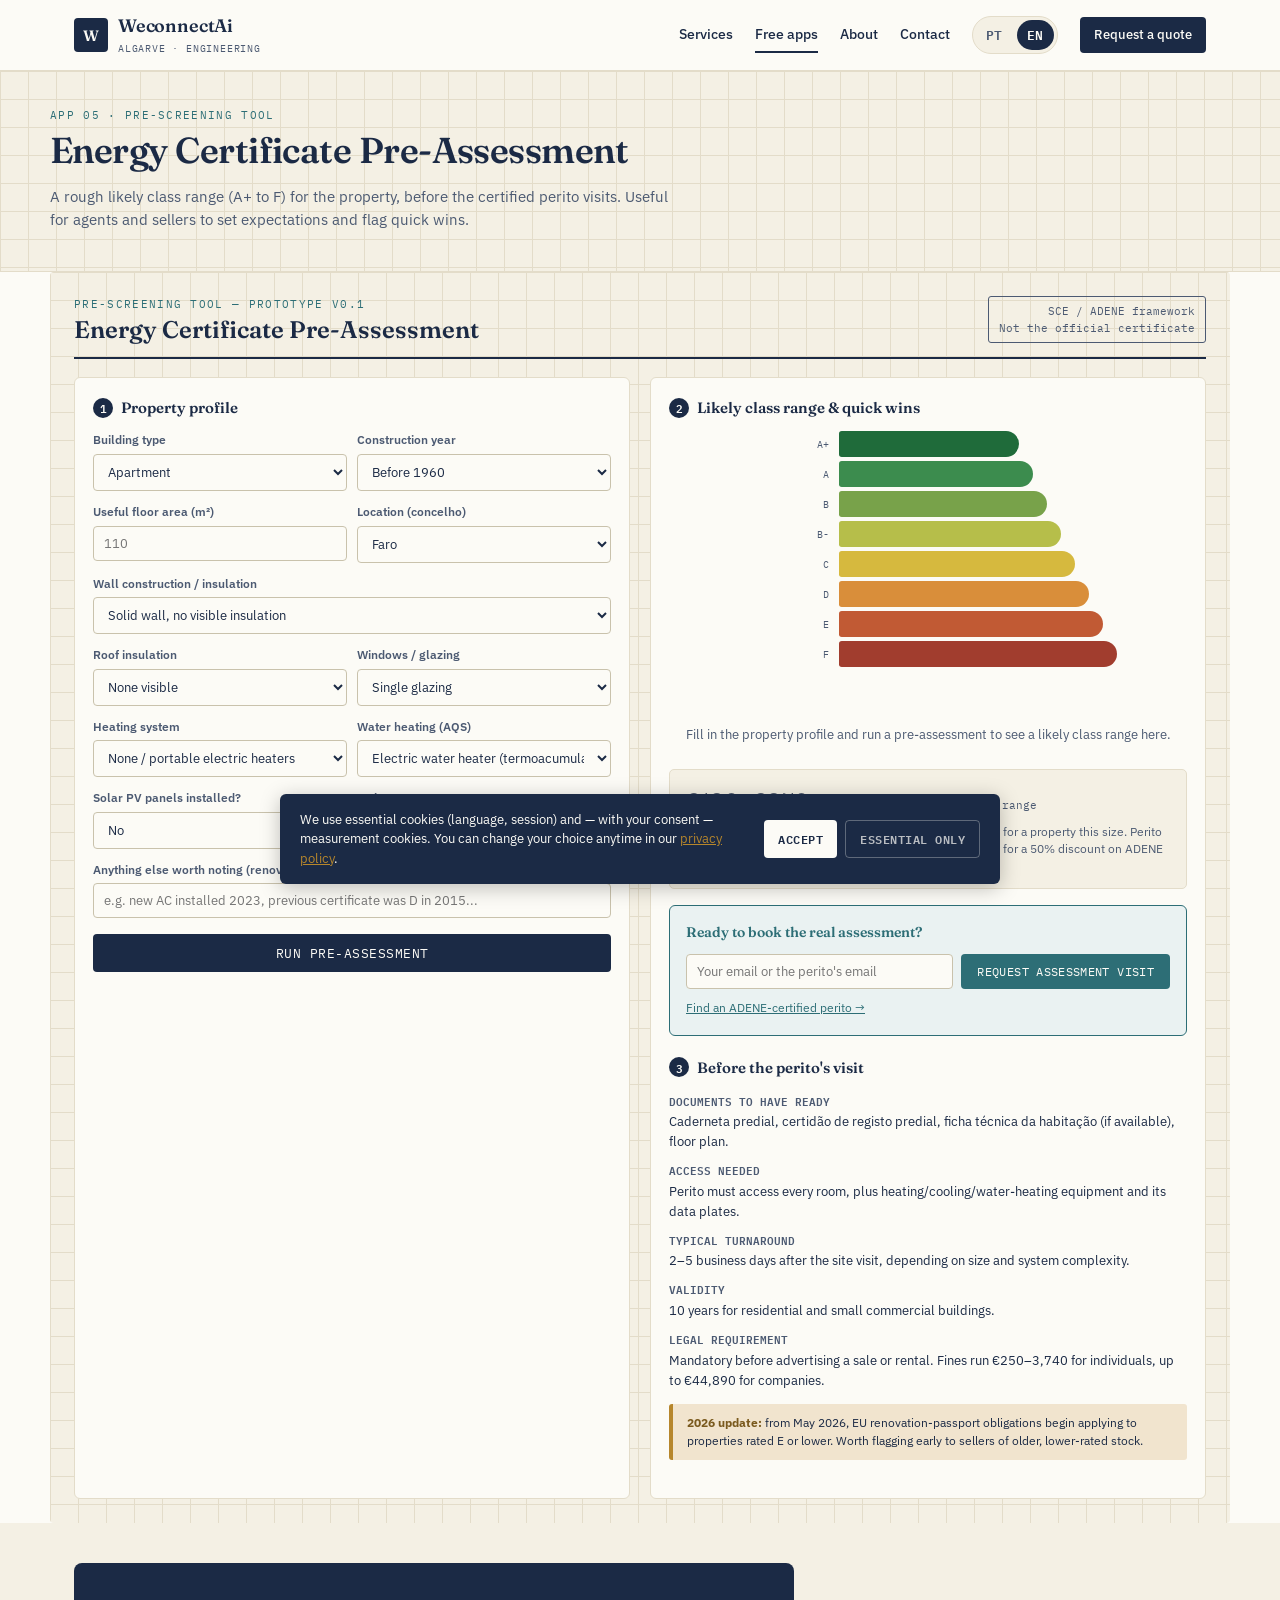
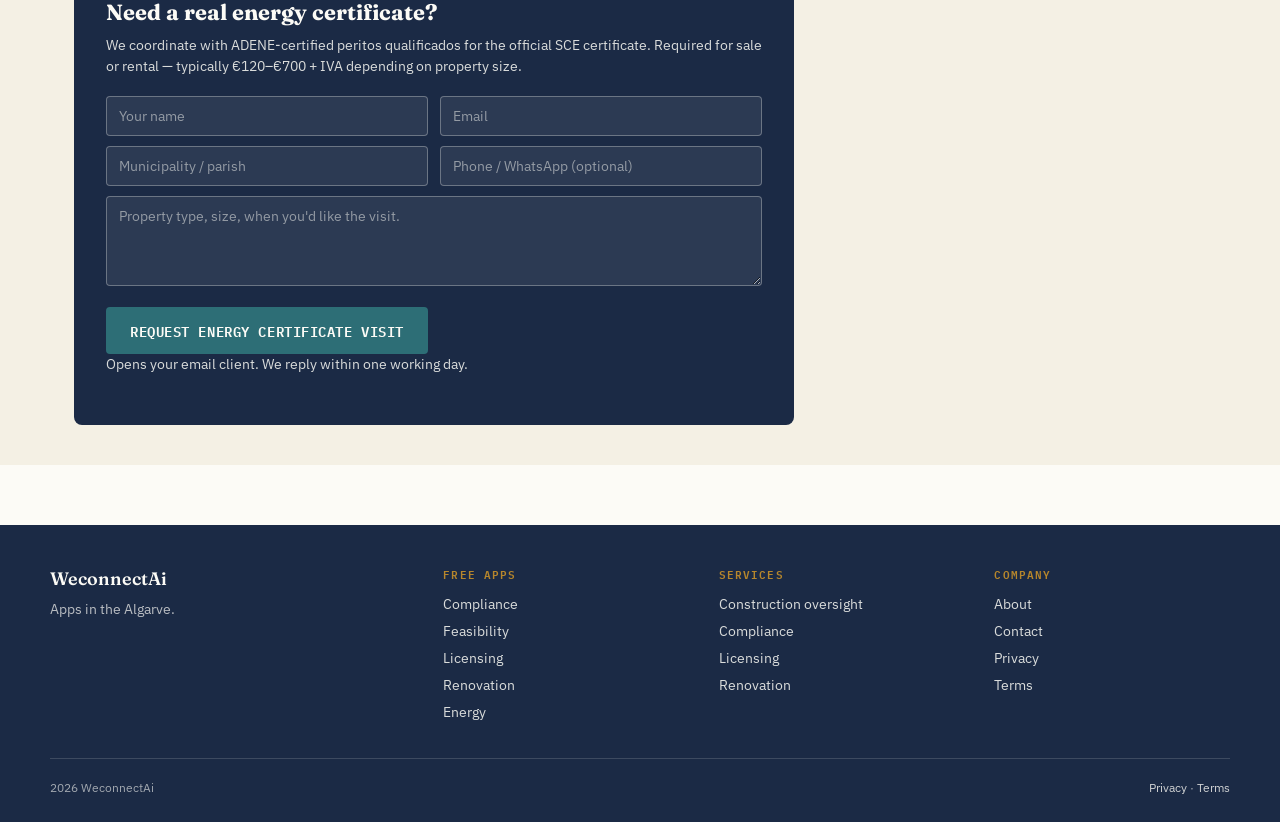
<file: apps/energy.html>
<!DOCTYPE html>
<html lang="en">
<head>
  <meta charset="UTF-8" />
  <meta name="viewport" content="width=device-width, initial-scale=1.0" />
  <title>Energy Certificate Pre-Assessment — WeconnectAi</title>
  <meta name="description" content="A rough likely class range (A+ to F) for a property, before the certified perito visits. Free tool by WeconnectAi." />
  <meta name="theme-color" content="#1B2A45" />
  <link rel="icon" href="data:image/svg+xml,%3Csvg xmlns='http://www.w3.org/2000/svg' viewBox='0 0 32 32'%3E%3Crect width='32' height='32' fill='%231B2A45'/%3E%3Ctext x='16' y='22' text-anchor='middle' fill='white' font-family='Georgia' font-size='18' font-weight='600'%3EW%3C/text%3E%3C/svg%3E" />
  <link rel="stylesheet" href="../weconnectai.css" />
</head>
<body>

<nav class="wc-nav">
  <div class="wc-nav-inner">
    <a class="wc-brand" href="/"><span class="wc-brand-mark">W</span><span><span class="wc-brand-name">WeconnectAi</span><span class="wc-brand-tag">Algarve · Engineering</span></span></a>
    <button class="wc-nav-toggle" aria-label="Menu">Menu</button>
    <div class="wc-nav-links">
      <a class="wc-nav-link" href="/#services" data-i18n="nav.services">Services</a>
      <a class="wc-nav-link active" href="/#apps" data-i18n="nav.apps">Free apps</a>
      <a class="wc-nav-link" href="/#about" data-i18n="nav.about">About</a>
      <a class="wc-nav-link" href="/#contact" data-i18n="nav.contact">Contact</a>
      <div class="wc-lang-switch"><button class="wc-lang-btn" data-lang="pt">PT</button><button class="wc-lang-btn" data-lang="en">EN</button></div>
      <a class="wc-nav-cta" href="/#contact" data-i18n="nav.book">Request a quote</a>
    </div>
  </div>
</nav>


<header class="wc-page-hero" style="padding: 36px 24px 24px;">
  <div class="wc-page-hero-inner">
    <div class="wc-eyebrow">App 05 · Pre-Screening Tool</div>
    <h1 class="wc-h1" style="font-size: 36px;">Energy Certificate Pre-Assessment</h1>
    <p class="wc-lede" style="font-size: 15px;">A rough likely class range (A+ to F) for the property, before the certified perito visits. Useful for agents and sellers to set expectations and flag quick wins.</p>
  </div>
</header>

<style>
@import url('https://fonts.googleapis.com/css2?family=Fraunces:opsz,wght@9..144,400;9..144,500;9..144,600;9..144,700&family=IBM+Plex+Mono:wght@400;500;600&family=IBM+Plex+Sans:wght@400;500;600&display=swap');
.ecp-root{--paper:#F4F0E4;--paper-line:#E3DCC9;--ink:#1B2A45;--ink-soft:#4C5A72;--teal:#2D6E76;--olive:#5C6E3F;--brick:#A13D2E;--ochre:#B6862C;--white:#FCFBF6;font-family:'IBM Plex Sans',sans-serif;background:var(--paper);background-image:linear-gradient(var(--paper-line) 1px, transparent 1px),linear-gradient(90deg, var(--paper-line) 1px, transparent 1px);background-size:28px 28px;color:var(--ink);padding:24px;border-radius:4px;max-width:var(--maxw);margin:0 auto;box-sizing:border-box}
.ecp-root *{box-sizing:border-box}
.ecp-header{display:flex;justify-content:space-between;align-items:flex-end;border-bottom:2px solid var(--ink);padding-bottom:14px;margin-bottom:18px;flex-wrap:wrap;gap:10px}
.ecp-eyebrow{font-family:'IBM Plex Mono',monospace;font-size:11px;letter-spacing:0.12em;text-transform:uppercase;color:var(--teal)}
.ecp-title{font-family:'Fraunces',serif;font-weight:600;font-size:24px;margin:4px 0 0 0;line-height:1.1}
.ecp-stamp{font-family:'IBM Plex Mono',monospace;font-size:11px;text-align:right;color:var(--ink-soft);border:1px solid var(--ink-soft);padding:6px 10px;border-radius:3px;line-height:1.5}
.ecp-grid{display:grid;grid-template-columns:1fr 1fr;gap:20px}
@media (max-width:900px){.ecp-grid{grid-template-columns:1fr}}
.ecp-panel{background:var(--white);border:1px solid var(--paper-line);border-radius:6px;padding:18px}
.ecp-panel h2{font-family:'Fraunces',serif;font-size:15px;font-weight:600;margin:0 0 12px 0;display:flex;align-items:center;gap:8px}
.ecp-panel h2 .n{font-family:'IBM Plex Mono',monospace;font-size:11px;color:var(--white);background:var(--ink);width:20px;height:20px;border-radius:50%;display:flex;align-items:center;justify-content:center}
.ecp-field{margin-bottom:12px}
.ecp-field label{display:block;font-size:12px;font-weight:600;color:var(--ink-soft);margin-bottom:4px}
.ecp-field .hint{font-size:11px;color:var(--ink-soft);opacity:0.85;display:block;margin-top:3px}
.ecp-row{display:grid;grid-template-columns:1fr 1fr;gap:10px}
input,select,textarea{width:100%;font-family:'IBM Plex Sans',sans-serif;font-size:13px;padding:8px 10px;border:1px solid #C9C2AC;border-radius:4px;background:var(--white);color:var(--ink)}
input:focus,select:focus,textarea:focus{outline:2px solid var(--teal);outline-offset:1px;border-color:var(--teal)}
.ecp-btn{width:100%;background:var(--ink);color:var(--white);border:none;padding:11px 14px;border-radius:4px;font-family:'IBM Plex Mono',monospace;font-size:12.5px;letter-spacing:0.04em;text-transform:uppercase;cursor:pointer;margin-top:4px}
.ecp-btn:hover:not(:disabled){background:var(--teal)}
.ecp-btn:disabled{opacity:0.55;cursor:default}
.ecp-scale{display:flex;flex-direction:column;gap:4px;margin-bottom:18px}
.ecp-scale-row{display:flex;align-items:center;gap:10px}
.ecp-scale-bar{height:26px;border-radius:3px 14px 14px 3px;display:flex;align-items:center;padding-left:10px;font-family:'IBM Plex Mono',monospace;font-weight:600;font-size:12px;color:var(--white);position:relative;transition:all 0.2s ease}
.ecp-scale-row.dim .ecp-scale-bar{opacity:0.25}
.ecp-scale-row.active .ecp-scale-bar{outline:3px solid var(--ink);outline-offset:1px}
.ecp-scale-label{font-family:'IBM Plex Mono',monospace;font-size:10px;color:var(--ink-soft);width:90px;text-align:right;flex-shrink:0}
.ecp-result-summary{background:#EFEADC;border-left:3px solid var(--teal);padding:11px 13px;border-radius:3px;margin-bottom:12px;font-size:13px;line-height:1.5}
.ecp-quickwins{margin:10px 0}
.ecp-quickwin{display:flex;gap:8px;padding:8px 0;border-bottom:1px solid var(--paper-line);font-size:12.5px}
.ecp-quickwin:last-child{border-bottom:none}
.ecp-quickwin .impact{font-family:'IBM Plex Mono',monospace;font-size:10px;text-transform:uppercase;padding:2px 6px;border-radius:3px;color:var(--white);flex-shrink:0;height:fit-content}
.impact-high{background:var(--olive)}.impact-medium{background:var(--ochre)}.impact-low{background:var(--ink-soft)}
.ecp-info-panel{font-size:12.5px;line-height:1.6}
.ecp-info-panel dt{font-weight:600;color:var(--ink-soft);font-family:'IBM Plex Mono',monospace;font-size:11px;text-transform:uppercase;margin-top:10px}
.ecp-info-panel dt:first-child{margin-top:0}
.ecp-info-panel dd{margin:2px 0 0 0}
.ecp-warn-box{background:#F1E4CE;border-left:4px solid var(--ochre);padding:10px 14px;border-radius:3px;margin-top:14px;font-size:12px;line-height:1.5}
.ecp-warn-box b{color:#7A5A1E}
.ecp-cost-box{background:var(--paper);border:1px solid var(--paper-line);border-radius:5px;padding:14px;margin-bottom:14px}
.ecp-cost-figure{font-family:'Fraunces',serif;font-weight:600;font-size:22px;color:var(--ink)}
.ecp-cost-figure span{font-family:'IBM Plex Mono',monospace;font-size:11px;color:var(--ink-soft);font-weight:400;margin-left:6px}
.ecp-cost-note{font-size:11.5px;color:var(--ink-soft);margin-top:4px;line-height:1.5}
.ecp-cta-box{border:1px solid var(--teal);background:#EAF2F2;border-radius:6px;padding:16px;margin-top:16px}
.ecp-cta-box h3{font-family:'Fraunces',serif;font-size:14px;font-weight:600;margin:0 0 10px 0;color:var(--teal)}
.ecp-cta-row{display:flex;gap:8px;flex-wrap:wrap}
.ecp-cta-row input{flex:1;min-width:180px}
.ecp-cta-btn{background:var(--teal);color:var(--white);border:none;padding:9px 16px;border-radius:4px;font-family:'IBM Plex Mono',monospace;font-size:12px;text-transform:uppercase;letter-spacing:0.03em;cursor:pointer;white-space:nowrap}
.ecp-cta-btn:hover{background:var(--ink)}
.ecp-cta-secondary{display:inline-block;margin-top:10px;font-size:12px;color:var(--teal);text-decoration:underline;cursor:pointer}
.ecp-disclaimer{font-size:11px;color:var(--ink-soft);font-family:'IBM Plex Mono',monospace;line-height:1.5;margin-top:14px;padding-top:10px;border-top:1px dashed #C9C2AC}
.ecp-loading{display:flex;align-items:center;gap:8px;font-family:'IBM Plex Mono',monospace;font-size:12px;color:var(--teal);padding:14px 0}
.ecp-spinner{width:14px;height:14px;border:2px solid var(--paper-line);border-top-color:var(--teal);border-radius:50%;animation:ecpspin 0.7s linear infinite}
@keyframes ecpspin{to{transform:rotate(360deg)}}
.ecp-empty{color:var(--ink-soft);font-size:13px;text-align:center;padding:24px 10px}
.ecp-history{margin-top:20px}
.ecp-history-item{display:flex;justify-content:space-between;align-items:center;font-size:12px;font-family:'IBM Plex Mono',monospace;padding:6px 0;border-bottom:1px solid var(--paper-line);cursor:pointer}
.ecp-history-item:hover{color:var(--teal)}
.ecp-history-item .del{color:var(--brick);opacity:0.6}
.ecp-history-item .del:hover{opacity:1}
</style>

<div class="ecp-root">
  <div class="ecp-header">
    <div><div class="ecp-eyebrow">Pre-Screening Tool — Prototype v0.1</div><h1 class="ecp-title">Energy Certificate Pre-Assessment</h1></div>
    <div class="ecp-stamp">SCE / ADENE framework<br/>Not the official certificate</div>
  </div>
  <div class="ecp-grid">
    <div class="ecp-panel">
      <h2><span class="n">1</span>Property profile</h2>
      <div class="ecp-row">
        <div class="ecp-field"><label>Building type</label><select id="f-type"><option>Apartment</option><option>Detached house (moradia)</option><option>Townhouse / semi-detached</option></select></div>
        <div class="ecp-field"><label>Construction year</label><select id="f-year"><option>Before 1960</option><option>1960–1990</option><option>1991–2006</option><option>2007–2013</option><option>2014 or later</option></select></div>
      </div>
      <div class="ecp-row">
        <div class="ecp-field"><label>Useful floor area (m²)</label><input id="f-area" type="number" placeholder="110" /></div>
        <div class="ecp-field"><label>Location (concelho)</label><select id="f-municipality"><option>Albufeira</option><option>Alcoutim</option><option>Aljezur</option><option selected>Faro</option><option>Lagoa</option><option>Lagos</option><option>Loulé</option><option>Monchique</option><option>Olhão</option><option>Portimão</option><option>São Brás de Alportel</option><option>Silves</option><option>Tavira</option><option>Vila do Bispo</option><option>Vila Real de Santo António</option><option>Castro Marim</option></select></div>
      </div>
      <div class="ecp-field"><label>Wall construction / insulation</label><select id="f-walls"><option>Solid wall, no visible insulation</option><option>Cavity wall, no insulation fill</option><option>Cavity wall with insulation fill</option><option>External insulation (ETICS / capoto) added</option><option>Not sure</option></select></div>
      <div class="ecp-row">
        <div class="ecp-field"><label>Roof insulation</label><select id="f-roof"><option>None visible</option><option>Some / partial</option><option>Insulated (modern standard)</option><option>Not sure</option></select></div>
        <div class="ecp-field"><label>Windows / glazing</label><select id="f-windows"><option>Single glazing</option><option>Double glazing, older frames</option><option>Double glazing, modern frames</option><option>Triple glazing</option></select></div>
      </div>
      <div class="ecp-row">
        <div class="ecp-field"><label>Heating system</label><select id="f-heating"><option>None / portable electric heaters</option><option>Electric resistance (fixed)</option><option>Gas boiler / central heating</option><option>Heat pump / multi-split A/C</option></select></div>
        <div class="ecp-field"><label>Water heating (AQS)</label><select id="f-water"><option>Electric water heater (termoacumulador)</option><option>Gas esquentador / boiler</option><option>Heat pump water heater</option><option>Solar thermal panel</option></select></div>
      </div>
      <div class="ecp-row">
        <div class="ecp-field"><label>Solar PV panels installed?</label><select id="f-solar"><option value="no">No</option><option value="yes">Yes</option></select></div>
        <div class="ecp-field"><label>Main sun exposure</label><select id="f-orientation"><option>South-facing, good exposure</option><option>East/West, moderate exposure</option><option>North-facing / shaded, poor exposure</option><option>Not sure</option></select></div>
      </div>
      <div class="ecp-field"><label>Anything else worth noting (renovations, previous certificate, etc.)</label><input id="f-notes" type="text" placeholder="e.g. new AC installed 2023, previous certificate was D in 2015..." /></div>
      <button class="ecp-btn" id="run-btn">Run pre-assessment</button>
    </div>
    <div class="ecp-panel">
      <h2><span class="n">2</span>Likely class range & quick wins</h2>
      <div style="display:flex;justify-content:center;margin-bottom:16px"><div id="scale-wrap"></div></div>
      <div id="result-wrap"><div class="ecp-empty">Fill in the property profile and run a pre-assessment to see a likely class range here.</div></div>
      <div class="ecp-cost-box" id="cost-wrap"></div>
      <div class="ecp-cta-box">
        <h3>Ready to book the real assessment?</h3>
        <div class="ecp-cta-row">
          <input id="f-contact-email" type="email" placeholder="Your email or the perito's email" />
          <button class="ecp-cta-btn" id="cta-book-btn">Request assessment visit</button>
        </div>
        <a class="ecp-cta-secondary" href="https://www.adene.pt/sce" target="_blank" rel="noopener">Find an ADENE-certified perito →</a>
      </div>
      <h2 style="margin-top:20px;"><span class="n">3</span>Before the perito's visit</h2>
      <dl class="ecp-info-panel">
        <dt>Documents to have ready</dt><dd>Caderneta predial, certidão de registo predial, ficha técnica da habitação (if available), floor plan.</dd>
        <dt>Access needed</dt><dd>Perito must access every room, plus heating/cooling/water-heating equipment and its data plates.</dd>
        <dt>Typical turnaround</dt><dd>2–5 business days after the site visit, depending on size and system complexity.</dd>
        <dt>Validity</dt><dd>10 years for residential and small commercial buildings.</dd>
        <dt>Legal requirement</dt><dd>Mandatory before advertising a sale or rental. Fines run €250–3,740 for individuals, up to €44,890 for companies.</dd>
      </dl>
      <div class="ecp-warn-box"><b>2026 update:</b> from May 2026, EU renovation-passport obligations begin applying to properties rated E or lower. Worth flagging early to sellers of older, lower-rated stock.</div>
      <div class="ecp-history" id="history-wrap"></div>
    </div>
  </div>
</div>

<script>
(function(){
  const $ = (id) => document.getElementById(id);
  const CLASSES = [{k:'A+', color:'#1F6B3A'},{k:'A', color:'#3C8C4E'},{k:'B', color:'#78A24A'},{k:'B-', color:'#B6BE4A'},{k:'C', color:'#D6B93E'},{k:'D', color:'#D98E3A'},{k:'E', color:'#C15A34'},{k:'F', color:'#A13D2E'}];
  function renderScale(activeClasses){
    activeClasses = activeClasses || [];
    $('scale-wrap').innerHTML = `<div class="ecp-scale">${CLASSES.map(c => {
      const isActive = activeClasses.includes(c.k);
      const rowClass = activeClasses.length ? (isActive ? 'active' : 'dim') : '';
      return `<div class="ecp-scale-row ${rowClass}"><span class="ecp-scale-label">${c.k}</span><div class="ecp-scale-bar" style="background:${c.color}; width:${180 + CLASSES.indexOf(c)*14}px;"></div></div>`;
    }).join('')}</div>`;
  }
  renderScale();
  function impactClass(level){ return {high:'impact-high', medium:'impact-medium', low:'impact-low'}[level] || 'impact-low'; }
  function estimateCost(areaVal, buildingType){
    const area = parseFloat(areaVal) || 0;
    let low, high;
    if (area <= 0){ low=120; high=250; }
    else if (area < 90){ low=120; high=220; }
    else if (area < 150){ low=180; high=320; }
    else if (area < 250){ low=280; high=450; }
    else { low=400; high=700; }
    if (buildingType === 'Detached house (moradia)'){ low += 20; high += 40; }
    return { low, high };
  }
  function renderCost(){
    const area = $('f-area').value, type = $('f-type').value;
    const { low, high } = estimateCost(area, type);
    $('cost-wrap').innerHTML = `<div class="ecp-cost-figure">€${low}–€${high} <span>+ IVA · indicative market range</span></div><div class="ecp-cost-note">Covers the perito's honorarium and ADENE registration fee for a property this size. Perito fees aren't fixed — get 2–3 quotes. Pré-certificados qualify for a 50% discount on ADENE fees.</div>`;
  }
  renderCost();
  ['f-area','f-type'].forEach(id => $(id).addEventListener('input', renderCost));

  function buildMailto(){
    const to = $('f-contact-email').value.trim();
    const type = $('f-type').value, municipality = $('f-municipality').value, area = $('f-area').value || 'n/a';
    const { low, high } = estimateCost(area, type);
    const subject = `Energy certificate assessment request – ${municipality}`;
    const bodyLines = [`Property type: ${type}`, `Location: ${municipality}`, `Useful floor area: ${area} m²`, `Construction year: ${$('f-year').value}`, ``, `Requesting a certified energy assessment visit (SCE/ADENE). Indicative budget range: €${low}–€${high} + IVA.`, ``, `Please confirm availability and your quote.`];
    window.location.href = `mailto:${encodeURIComponent(to)}?subject=${encodeURIComponent(subject)}&body=${encodeURIComponent(bodyLines.join('\n'))}`;
  }
  $('cta-book-btn').addEventListener('click', buildMailto);

  async function runAssessment(){
    const btn = $('run-btn');
    btn.disabled = true;
    $('result-wrap').innerHTML = `<div class="ecp-loading"><div class="ecp-spinner"></div>Weighing envelope and systems…</div>`;
    const payload = { building_type: $('f-type').value, construction_year: $('f-year').value, floor_area_m2: $('f-area').value, municipality: $('f-municipality').value, walls: $('f-walls').value, roof: $('f-roof').value, windows: $('f-windows').value, heating: $('f-heating').value, water_heating: $('f-water').value, solar_pv: $('f-solar').value, orientation: $('f-orientation').value, notes: $('f-notes').value };
    const systemPrompt = `You are a pre-screening assistant helping a real estate agent get a rough sense of a Portuguese property's likely energy certificate class (SCE/ADENE system, 8 classes from A+ down to F) BEFORE a certified perito qualificado visits. You are NOT a certified energy assessor, you do not run the official calculation software, and your output is NOT the official certificate — it is a rough, non-binding indication to help the agent set expectations and identify likely improvement points.

Base your reasoning on general, well-known relationships: building age and typical construction standards in Portugal at that time, wall/roof insulation, glazing type, heating/cooling system efficiency, water heating source (solar thermal and heat pumps score better than pure electric resistance), presence of solar PV, and sun exposure/orientation. Older buildings (pre-1990) with no insulation and single glazing tend toward D-F; buildings post-2013 built to modern thermal regulations tend toward B to A+; renovations (ETICS, double glazing, heat pumps, solar) shift the estimate upward. Algarve's climate is mild, which somewhat softens (but does not eliminate) the penalty for poor insulation.

Give a RANGE of 2 adjacent classes (e.g. "D-E" or "B-C"), never a single definitive letter, and be explicit this is indicative only.

Respond with ONLY valid JSON, no markdown fences, no preamble, in this shape:
{"likely_classes":["X","Y"],"confidence":"low"|"medium"|"medium-high","summary":"2-3 sentence plain-language explanation of the estimate, in English","quick_wins":[{"action":"short description","impact":"high"|"medium"|"low"}],"disclaimer":"one sentence noting this is a non-binding pre-screening and only a certified perito qualificado using official SCE software can issue the real certificate"}`;

    try{
      const clean = await window.wcCallAI(systemPrompt, `Property profile:\n${JSON.stringify(payload, null, 2)}`);
      const result = JSON.parse(clean);
      renderScale(result.likely_classes || []);
      const qw = (result.quick_wins || []).map(q => `<div class="ecp-quickwin"><span class="impact ${impactClass(q.impact)}">${q.impact}</span><span>${q.action}</span></div>`).join('');
      $('result-wrap').innerHTML = `<div class="ecp-result-summary"><b>Likely: Class ${(result.likely_classes||[]).join('–')}</b> · confidence: ${result.confidence || 'n/a'}<br/>${result.summary || ''}</div><div class="ecp-quickwins">${qw}</div><div class="ecp-disclaimer">${result.disclaimer || 'Non-binding pre-screening only. Only a certified perito qualificado using official SCE software can issue the real certificate.'}</div>`;
      window.wcStore.set('energy:' + Date.now(), { payload, result, ts: Date.now() });
      loadHistory();
    } catch(err){
      $('result-wrap').innerHTML = `<div class="ecp-empty">Something went wrong running the assessment. Try again.</div>`;
      console.error(err);
    } finally { btn.disabled = false; }
  }
  $('run-btn').addEventListener('click', runAssessment);

  function loadHistory(){
    const keys = window.wcStore.list('energy:').slice(0, 8);
    if (keys.length === 0){ $('history-wrap').innerHTML = ''; return; }
    const items = [];
    for (const k of keys){
      const entry = window.wcStore.get(k);
      if (!entry) continue;
      const label = `${entry.payload.municipality} · ${entry.payload.building_type} · likely ${(entry.result.likely_classes||[]).join('-')}`;
      items.push(`<div class="ecp-history-item" data-key="${k}"><span class="load" style="flex:1">${label}</span><span class="del" data-del="${k}">remove</span></div>`);
    }
    $('history-wrap').innerHTML = '<div style="font-family:IBM Plex Mono;font-size:10px;text-transform:uppercase;letter-spacing:0.08em;color:#4C5A72;margin:16px 0 6px 0;">Recent pre-assessments</div>' + items.join('');
    document.querySelectorAll('.ecp-history-item .load').forEach(el => el.addEventListener('click', e => {
      const key = e.target.closest('.ecp-history-item').dataset.key;
      const entry = window.wcStore.get(key);
      if (!entry) return;
      $('f-type').value = entry.payload.building_type;
      $('f-year').value = entry.payload.construction_year;
      $('f-area').value = entry.payload.floor_area_m2;
      $('f-municipality').value = entry.payload.municipality;
      $('f-walls').value = entry.payload.walls;
      $('f-roof').value = entry.payload.roof;
      $('f-windows').value = entry.payload.windows;
      $('f-heating').value = entry.payload.heating;
      $('f-water').value = entry.payload.water_heating;
      $('f-solar').value = entry.payload.solar_pv;
      $('f-orientation').value = entry.payload.orientation;
      $('f-notes').value = entry.payload.notes;
      renderScale(entry.result.likely_classes || []);
      const qw = (entry.result.quick_wins || []).map(q => `<div class="ecp-quickwin"><span class="impact ${impactClass(q.impact)}">${q.impact}</span><span>${q.action}</span></div>`).join('');
      $('result-wrap').innerHTML = `<div class="ecp-result-summary"><b>Likely: Class ${(entry.result.likely_classes||[]).join('–')}</b> · confidence: ${entry.result.confidence || 'n/a'}<br/>${entry.result.summary || ''}</div><div class="ecp-quickwins">${qw}</div><div class="ecp-disclaimer">${entry.result.disclaimer || ''}</div>`;
    }));
    document.querySelectorAll('.ecp-history-item .del').forEach(el => el.addEventListener('click', e => { e.stopPropagation(); window.wcStore.delete(e.target.dataset.del); loadHistory(); }));
  }
  loadHistory();
})();
</script>

<section class="wc-section" style="background: var(--paper); padding: 40px 0;">
  <div class="wc-container">
    <div class="wc-lead" style="max-width: 720px;">
      <h3>Need a real energy certificate?</h3>
      <p>We coordinate with ADENE-certified peritos qualificados for the official SCE certificate. Required for sale or rental — typically €120–€700 + IVA depending on property size.</p>
      <form onsubmit="return wcSubmitLead(this, 'energy-app')" data-to="geral@weconnectai.pt">
        <div class="wc-lead-row">
          <input type="text" name="name" placeholder="Your name" required />
          <input type="email" name="email" placeholder="Email" required />
        </div>
        <div class="wc-lead-row">
          <input type="text" name="municipality" placeholder="Municipality / parish" />
          <input type="text" name="phone" placeholder="Phone / WhatsApp (optional)" />
        </div>
        <textarea name="message" placeholder="Property type, size, when you'd like the visit." style="margin-bottom: 10px;"></textarea>
        <button class="wc-lead-btn" type="submit">Request energy certificate visit</button>
        <p class="wc-lead-note">Opens your email client. We reply within one working day.</p>
      </form>
    </div>
  </div>
</section>

<div class="wc-cookies hidden">
  <p data-i18n-html="cookies.body">We use essential cookies (language, session) and — with your consent — measurement cookies. You can change your choice anytime in our <a href="/privacy.html">privacy policy</a>.</p>
  <div class="wc-cookies-btns">
    <button data-cookie-accept data-i18n="cookies.accept">Accept</button>
    <button class="wc-decline" data-cookie-decline data-i18n="cookies.decline">Essential only</button>
  </div>
</div>

<footer class="wc-footer">
  <div class="wc-footer-inner">
    <div><div class="wc-footer-brand">WeconnectAi</div><p class="wc-footer-tag" data-i18n="footer.tag">Pre-screening apps and civil engineering services in the Algarve. Free apps — professional services on quote.</p></div>
    <div><h4>Free apps</h4><ul><li><a href="/apps/compliance.html">Compliance</a></li><li><a href="/apps/feasibility.html">Feasibility</a></li><li><a href="/apps/licensing.html">Licensing</a></li><li><a href="/apps/renovation.html">Renovation</a></li><li><a href="/apps/energy.html">Energy</a></li></ul></div>
    <div><h4>Services</h4><ul><li><a href="/#services">Construction oversight</a></li><li><a href="/#services">Compliance</a></li><li><a href="/#services">Licensing</a></li><li><a href="/#services">Renovation</a></li></ul></div>
    <div><h4>Company</h4><ul><li><a href="/#about">About</a></li><li><a href="/#contact">Contact</a></li><li><a href="/privacy.html">Privacy</a></li><li><a href="/terms.html">Terms</a></li></ul></div>
  </div>
  <div class="wc-footer-bottom"><span data-i18n="footer.copy">© 2026 WeconnectAi · Algarve, Portugal</span><span><a href="/privacy.html">Privacy</a> · <a href="/terms.html">Terms</a></span></div>
</footer>

<script src="../weconnectai.js"></script>
</body>
</html>
</file>
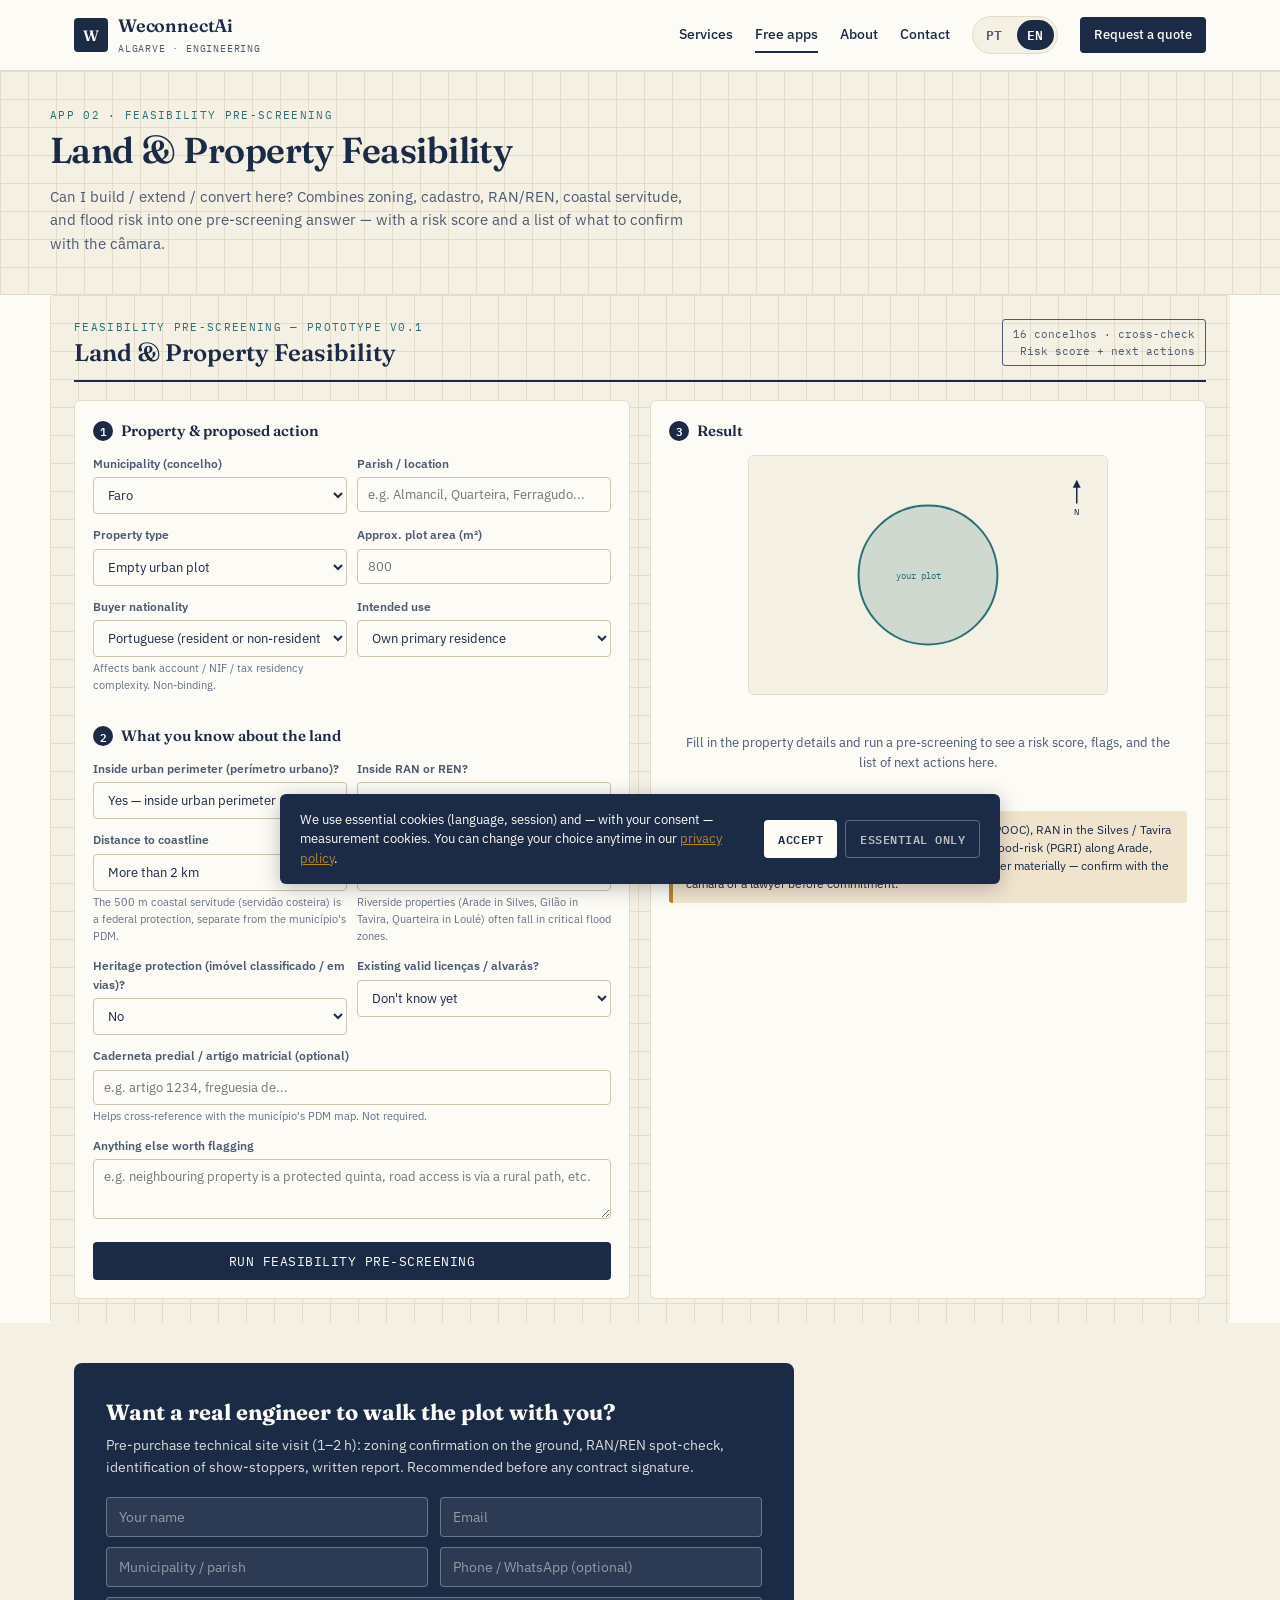
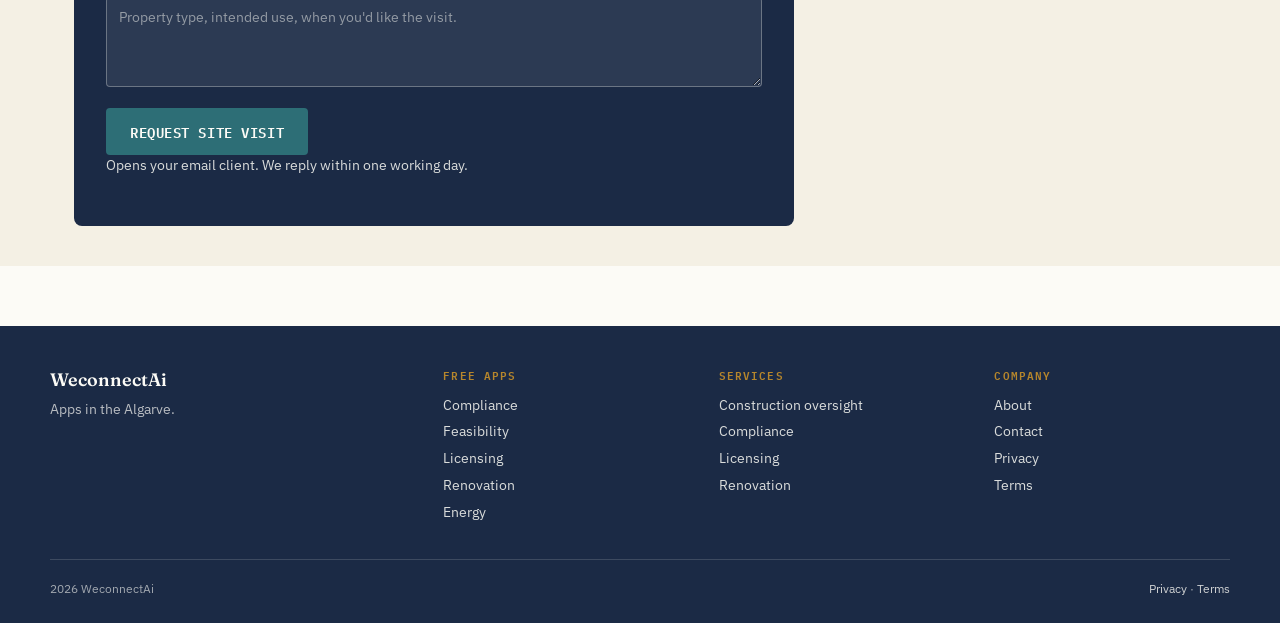
<file: apps/feasibility.html>
<!DOCTYPE html>
<html lang="en">
<head>
  <meta charset="UTF-8" />
  <meta name="viewport" content="width=device-width, initial-scale=1.0" />
  <title>Land & Property Feasibility — WeconnectAi</title>
  <meta name="description" content="Pre-screen whether you can build, extend, or convert on a specific property in the Algarve. Free AI-powered feasibility tool with risk scoring." />
  <meta name="theme-color" content="#1B2A45" />
  <link rel="icon" href="data:image/svg+xml,%3Csvg xmlns='http://www.w3.org/2000/svg' viewBox='0 0 32 32'%3E%3Crect width='32' height='32' fill='%231B2A45'/%3E%3Ctext x='16' y='22' text-anchor='middle' fill='white' font-family='Georgia' font-size='18' font-weight='600'%3EW%3C/text%3E%3C/svg%3E" />
  <link rel="stylesheet" href="../weconnectai.css" />
</head>
<body>

<nav class="wc-nav">
  <div class="wc-nav-inner">
    <a class="wc-brand" href="/"><span class="wc-brand-mark">W</span><span><span class="wc-brand-name">WeconnectAi</span><span class="wc-brand-tag">Algarve · Engineering</span></span></a>
    <button class="wc-nav-toggle" aria-label="Menu">Menu</button>
    <div class="wc-nav-links">
      <a class="wc-nav-link" href="/#services" data-i18n="nav.services">Services</a>
      <a class="wc-nav-link active" href="/#apps" data-i18n="nav.apps">Free apps</a>
      <a class="wc-nav-link" href="/#about" data-i18n="nav.about">About</a>
      <a class="wc-nav-link" href="/#contact" data-i18n="nav.contact">Contact</a>
      <div class="wc-lang-switch"><button class="wc-lang-btn" data-lang="pt">PT</button><button class="wc-lang-btn" data-lang="en">EN</button></div>
      <a class="wc-nav-cta" href="/#contact" data-i18n="nav.book">Request a quote</a>
    </div>
  </div>
</nav>


<header class="wc-page-hero" style="padding: 36px 24px 24px;">
  <div class="wc-page-hero-inner">
    <div class="wc-eyebrow">App 02 · Feasibility Pre-screening</div>
    <h1 class="wc-h1" style="font-size: 36px;">Land & Property Feasibility</h1>
    <p class="wc-lede" style="font-size: 15px;">Can I build / extend / convert here? Combines zoning, cadastro, RAN/REN, coastal servitude, and flood risk into one pre-screening answer — with a risk score and a list of what to confirm with the câmara.</p>
  </div>
</header>

<style>
@import url('https://fonts.googleapis.com/css2?family=Fraunces:opsz,wght@9..144,400;9..144,500;9..144,600;9..144,700&family=IBM+Plex+Mono:wght@400;500;600&family=IBM+Plex+Sans:wght@400;500;600&display=swap');
.lfp-root{--paper:#F4F0E4;--paper-line:#E3DCC9;--ink:#1B2A45;--ink-soft:#4C5A72;--teal:#2D6E76;--olive:#5C6E3F;--brick:#A13D2E;--ochre:#B6862C;--white:#FCFBF6;font-family:'IBM Plex Sans',sans-serif;background:var(--paper);background-image:linear-gradient(var(--paper-line) 1px, transparent 1px),linear-gradient(90deg, var(--paper-line) 1px, transparent 1px);background-size:28px 28px;color:var(--ink);padding:24px;border-radius:4px;max-width:var(--maxw);margin:0 auto;box-sizing:border-box}
.lfp-root *{box-sizing:border-box}
.lfp-header{display:flex;justify-content:space-between;align-items:flex-end;border-bottom:2px solid var(--ink);padding-bottom:14px;margin-bottom:18px;flex-wrap:wrap;gap:10px}
.lfp-eyebrow{font-family:'IBM Plex Mono',monospace;font-size:11px;letter-spacing:0.12em;text-transform:uppercase;color:var(--teal)}
.lfp-title{font-family:'Fraunces',serif;font-weight:600;font-size:24px;margin:4px 0 0 0;line-height:1.1}
.lfp-stamp{font-family:'IBM Plex Mono',monospace;font-size:11px;text-align:right;color:var(--ink-soft);border:1px solid var(--ink-soft);padding:6px 10px;border-radius:3px;line-height:1.5}
.lfp-grid{display:grid;grid-template-columns:1fr 1fr;gap:20px}
@media (max-width:900px){.lfp-grid{grid-template-columns:1fr}}
.lfp-panel{background:var(--white);border:1px solid var(--paper-line);border-radius:6px;padding:18px}
.lfp-panel h2{font-family:'Fraunces',serif;font-size:15px;font-weight:600;margin:0 0 12px 0;display:flex;align-items:center;gap:8px}
.lfp-panel h2 .n{font-family:'IBM Plex Mono',monospace;font-size:11px;color:var(--white);background:var(--ink);width:20px;height:20px;border-radius:50%;display:flex;align-items:center;justify-content:center}
.lfp-field{margin-bottom:12px}
.lfp-field label{display:block;font-size:12px;font-weight:600;color:var(--ink-soft);margin-bottom:4px}
.lfp-field .hint{font-size:11px;color:var(--ink-soft);opacity:0.85;display:block;margin-top:3px}
.lfp-row{display:grid;grid-template-columns:1fr 1fr;gap:10px}
input,select,textarea{width:100%;font-family:'IBM Plex Sans',sans-serif;font-size:13px;padding:8px 10px;border:1px solid #C9C2AC;border-radius:4px;background:var(--white);color:var(--ink)}
input:focus,select:focus,textarea:focus{outline:2px solid var(--teal);outline-offset:1px;border-color:var(--teal)}
.lfp-btn{width:100%;background:var(--ink);color:var(--white);border:none;padding:11px 14px;border-radius:4px;font-family:'IBM Plex Mono',monospace;font-size:12.5px;letter-spacing:0.04em;text-transform:uppercase;cursor:pointer;margin-top:4px}
.lfp-btn:hover:not(:disabled){background:var(--teal)}
.lfp-btn:disabled{opacity:0.55;cursor:default}
.lfp-diagram-wrap{display:flex;justify-content:center;margin-bottom:14px}
.lfp-gauge{display:flex;flex-direction:column;align-items:center;margin-bottom:18px;padding:14px;background:var(--paper);border-radius:6px}
.lfp-gauge-label{font-family:'IBM Plex Mono',monospace;font-size:10px;text-transform:uppercase;letter-spacing:0.06em;color:var(--ink-soft);margin-bottom:6px}
.lfp-gauge-figure{font-family:'Fraunces',serif;font-weight:600;font-size:42px;line-height:1}
.lfp-gauge-band{font-family:'IBM Plex Mono',monospace;font-size:11px;text-transform:uppercase;padding:3px 10px;border-radius:3px;color:var(--white);margin-top:6px;letter-spacing:0.04em;font-weight:600}
.band-low{background:var(--olive)}.band-medium{background:var(--ochre)}.band-high{background:var(--brick)}
.lfp-summary{background:#EFEADC;border-left:3px solid var(--teal);padding:11px 13px;font-size:13px;line-height:1.5;border-radius:3px;margin-bottom:14px}
.lfp-flag{display:flex;gap:10px;align-items:flex-start;padding:10px 0;border-bottom:1px solid var(--paper-line)}
.lfp-flag:last-child{border-bottom:none}
.lfp-badge{flex-shrink:0;font-family:'IBM Plex Mono',monospace;font-size:10px;font-weight:600;text-transform:uppercase;padding:3px 7px;border-radius:3px;color:var(--white);white-space:nowrap;margin-top:1px}
.badge-ok{background:var(--olive)}.badge-flag{background:var(--ochre)}.badge-block{background:var(--brick)}.badge-needs{background:var(--ink-soft)}
.lfp-flag-body .param{font-weight:600;font-size:13px;margin-bottom:2px}
.lfp-flag-body .detail{font-size:12.5px;color:var(--ink-soft);line-height:1.45}
.lfp-next{margin-top:14px}
.lfp-next h3{font-family:'IBM Plex Mono',monospace;font-size:10.5px;text-transform:uppercase;letter-spacing:0.05em;color:var(--ink-soft);margin:0 0 6px 0;font-weight:600}
.lfp-next ol{margin:6px 0;padding-left:18px}
.lfp-next li{font-size:13px;line-height:1.5;margin-bottom:4px}
.lfp-cost{background:var(--paper);border:1px solid var(--paper-line);border-radius:5px;padding:14px;margin-top:14px}
.lfp-cost-title{font-family:'IBM Plex Mono',monospace;font-size:10.5px;text-transform:uppercase;letter-spacing:0.05em;color:var(--ink-soft);margin-bottom:6px;font-weight:600}
.lfp-cost-item{display:flex;justify-content:space-between;align-items:baseline;padding:5px 0;border-bottom:1px solid var(--paper-line);font-size:13px}
.lfp-cost-item:last-of-type{border-bottom:none}
.lfp-cost-item .name{color:var(--ink)}
.lfp-cost-item .price{font-family:'IBM Plex Mono',monospace;color:var(--ink-soft)}
.lfp-cost-total{font-family:'Fraunces',serif;font-weight:600;font-size:18px;margin-top:8px;padding-top:8px;border-top:2px solid var(--ink);display:flex;justify-content:space-between}
.lfp-warn{background:#F1E4CE;border-left:4px solid var(--ochre);padding:10px 13px;font-size:12px;line-height:1.5;border-radius:3px;margin-top:14px}
.lfp-warn b{color:#7A5A1E}
.lfp-disclaimer{font-size:11px;color:var(--ink-soft);font-family:'IBM Plex Mono',monospace;line-height:1.5;margin-top:14px;padding-top:10px;border-top:1px dashed #C9C2AC}
.lfp-empty{color:var(--ink-soft);font-size:13px;text-align:center;padding:24px 10px}
.lfp-loading{display:flex;align-items:center;gap:8px;font-family:'IBM Plex Mono',monospace;font-size:12px;color:var(--teal);padding:14px 0}
.lfp-spinner{width:14px;height:14px;border:2px solid var(--paper-line);border-top-color:var(--teal);border-radius:50%;animation:lfpspin 0.7s linear infinite}
@keyframes lfpspin{to{transform:rotate(360deg)}}
</style>

<div class="lfp-root">
  <div class="lfp-header">
    <div><div class="lfp-eyebrow">Feasibility Pre-screening — Prototype v0.1</div><h1 class="lfp-title">Land & Property Feasibility</h1></div>
    <div class="lfp-stamp">16 concelhos · cross-check<br/>Risk score + next actions</div>
  </div>
  <div class="lfp-grid">
    <div class="lfp-panel">
      <h2><span class="n">1</span>Property & proposed action</h2>
      <div class="lfp-row">
        <div class="lfp-field"><label>Municipality (concelho)</label><select id="f-municipality"><option>Albufeira</option><option>Alcoutim</option><option>Aljezur</option><option selected>Faro</option><option>Lagoa</option><option>Lagos</option><option>Loulé</option><option>Monchique</option><option>Olhão</option><option>Portimão</option><option>São Brás de Alportel</option><option>Silves</option><option>Tavira</option><option>Vila do Bispo</option><option>Vila Real de Santo António</option><option>Castro Marim</option></select></div>
        <div class="lfp-field"><label>Parish / location</label><input id="f-parish" type="text" placeholder="e.g. Almancil, Quarteira, Ferragudo..." /></div>
      </div>
      <div class="lfp-row">
        <div class="lfp-field"><label>Property type</label><select id="f-type"><option>Empty urban plot</option><option>Rural plot with no construction</option><option>Existing house (renovation)</option><option>Existing house (extension)</option><option>Existing building (change of use)</option><option>Ruína (registered or not)</option><option>Quinta / monte rural</option><option>Apartment in condo (renovation)</option></select></div>
        <div class="lfp-field"><label>Approx. plot area (m²)</label><input id="f-plot" type="number" placeholder="800" /></div>
      </div>
      <div class="lfp-row">
        <div class="lfp-field"><label>Buyer nationality</label><select id="f-nationality"><option>Portuguese (resident or non-resident)</option><option>British</option><option>German</option><option>Dutch</option><option>French</option><option>Other EU</option><option>Non-EU</option><option>Not sure / would rather not say</option></select><span class="hint">Affects bank account / NIF / tax residency complexity. Non-binding.</span></div>
        <div class="lfp-field"><label>Intended use</label><select id="f-use"><option>Own primary residence</option><option>Holiday home (uso próprio)</option><option>Long-term rental (arrendamento)</option><option>Short-term rental (Alojamento Local / Airbnb)</option><option>Resale (flip)</option><option>Agricultural / quinta use</option></select></div>
      </div>
      <h2 style="margin-top:18px;"><span class="n">2</span>What you know about the land</h2>
      <div class="lfp-row">
        <div class="lfp-field"><label>Inside urban perimeter (perímetro urbano)?</label><select id="f-urban"><option value="yes">Yes — inside urban perimeter</option><option value="no">No — outside urban perimeter (rural)</option><option value="unsure">Unsure / not checked</option></select></div>
        <div class="lfp-field"><label>Inside RAN or REN?</label><select id="f-ranren"><option value="no">No</option><option value="ran">RAN only (Reserva Agrícola Nacional)</option><option value="ren">REN only (Reserva Ecológica Nacional)</option><option value="both">Both RAN and REN</option><option value="unsure">Unsure / not checked</option></select></div>
      </div>
      <div class="lfp-row">
        <div class="lfp-field"><label>Distance to coastline</label><select id="f-coast"><option value="over2000">More than 2 km</option><option value="500_2000">500 m – 2 km</option><option value="50_500">50 m – 500 m (servidão costeira applies)</option><option value="under50">Less than 50 m (POOC strictest band)</option><option value="unsure">Unsure</option></select><span class="hint">The 500 m coastal servitude (servidão costeira) is a federal protection, separate from the município's PDM.</span></div>
        <div class="lfp-field"><label>Inside flood-risk zone (PGRI / ARH Algarve)?</label><select id="f-flood"><option value="no">No / not in a flood-risk area</option><option value="yes">Yes — flagged in PGRI / ARH</option><option value="unsure">Unsure</option></select><span class="hint">Riverside properties (Arade in Silves, Gilão in Tavira, Quarteira in Loulé) often fall in critical flood zones.</span></div>
      </div>
      <div class="lfp-row">
        <div class="lfp-field"><label>Heritage protection (imóvel classificado / em vias)?</label><select id="f-heritage"><option value="no">No</option><option value="yes">Yes — listed or in protected zone (centro histórico)</option><option value="unsure">Unsure</option></select></div>
        <div class="lfp-field"><label>Existing valid licenças / alvarás?</label><select id="f-existing"><option value="unknown">Don't know yet</option><option value="yes">Yes — have them in hand</option><option value="no">No / never licensed</option><option value="partial">Partial / outdated</option></select></div>
      </div>
      <div class="lfp-field"><label>Caderneta predial / artigo matricial (optional)</label><input id="f-cad" type="text" placeholder="e.g. artigo 1234, freguesia de..." /><span class="hint">Helps cross-reference with the município's PDM map. Not required.</span></div>
      <div class="lfp-field"><label>Anything else worth flagging</label><textarea id="f-notes" placeholder="e.g. neighbouring property is a protected quinta, road access is via a rural path, etc." style="min-height:60px;"></textarea></div>
      <button class="lfp-btn" id="run-btn">Run feasibility pre-screening</button>
    </div>
    <div class="lfp-panel">
      <h2><span class="n">3</span>Result</h2>
      <div class="lfp-diagram-wrap" id="diagram-wrap"></div>
      <div id="gauge-wrap" style="display:none;"></div>
      <div id="result-wrap"><div class="lfp-empty">Fill in the property details and run a pre-screening to see a risk score, flags, and the list of next actions here.</div></div>
      <div id="cost-wrap" class="lfp-cost" style="display:none;">
        <div class="lfp-cost-title">Indicative due-diligence budget</div>
        <div id="cost-items"></div>
      </div>
      <div class="lfp-warn"><b>Algarve-specific watchpoints:</b> coastal 500 m servitude (POOC), RAN in the Silves / Tavira river valleys, REN in the Monchique / serra foothills, and flood-risk (PGRI) along Arade, Gilão, and Quarteira rivers. Any of these changes the answer materially — confirm with the câmara or a lawyer before commitment.</div>
    </div>
  </div>
</div>

<script>
(function(){
  const $ = (id) => document.getElementById(id);

  function drawDiagram(coast, ranren, urban, flood, heritage){
    const W = 360, H = 240, cx = W/2, cy = H/2, plotR = 70;
    let oceanWidth = 0;
    if (coast === 'under50') oceanWidth = 90;
    else if (coast === '50_500') oceanWidth = 55;
    else if (coast === '500_2000') oceanWidth = 25;
    let html = `<svg width="${W}" height="${H}" viewBox="0 0 ${W} ${H}" xmlns="http://www.w3.org/2000/svg" style="background:#FCFBF6;border:1px solid #E3DCC9;border-radius:6px;">`;
    if (oceanWidth > 0){
      html += `<rect x="0" y="0" width="${W}" height="${oceanWidth}" fill="#A8C6CC" opacity="0.55"/>`;
      html += `<text x="8" y="14" font-family="IBM Plex Mono" font-size="9" fill="#1B2A45">coast / servidão costeira band</text>`;
    }
    html += `<rect x="0" y="${oceanWidth}" width="${W}" height="${H-oceanWidth}" fill="#F4F0E4"/>`;
    if (flood === 'yes'){
      html += `<path d="M 0 ${H} Q ${cx} ${H-50} ${W} ${H-30} L ${W} ${H} Z" fill="#7AA0C8" opacity="0.45"/>`;
      html += `<text x="${W-110}" y="${H-8}" font-family="IBM Plex Mono" font-size="9" fill="#1B2A45">flood-risk zone</text>`;
    }
    if (ranren === 'ren' || ranren === 'both'){ html += `<circle cx="${cx-60}" cy="${cy-10}" r="50" fill="#5C6E3F" opacity="0.30"/><text x="${cx-92}" y="${cy-12}" font-family="IBM Plex Mono" font-size="9" fill="#1B2A45">REN</text>`; }
    if (ranren === 'ran' || ranren === 'both'){ html += `<circle cx="${cx+50}" cy="${cy+30}" r="55" fill="#B6862C" opacity="0.30"/><text x="${cx+78}" y="${cy+28}" font-family="IBM Plex Mono" font-size="9" fill="#1B2A45">RAN</text>`; }
    if (heritage === 'yes'){ html += `<rect x="${cx-15}" y="${cy-15}" width="30" height="30" fill="none" stroke="#A13D2E" stroke-width="2" stroke-dasharray="3 2"/>`; }
    const plotColor = (ranren === 'ren' || ranren === 'both' || heritage === 'yes') ? '#A13D2E' : (urban === 'no' ? '#B6862C' : '#2D6E76');
    html += `<circle cx="${cx}" cy="${cy}" r="${plotR}" fill="${plotColor}" fill-opacity="0.18" stroke="${plotColor}" stroke-width="2"/><text x="${cx-32}" y="${cy+4}" font-family="IBM Plex Mono" font-size="9" fill="${plotColor}">your plot</text>`;
    html += `<g transform="translate(${W-30}, 30)"><line x1="0" y1="0" x2="0" y2="18" stroke="#1B2A45" stroke-width="1.5"/><polygon points="-4,2 4,2 0,-6" fill="#1B2A45"/><text x="-3" y="30" font-family="IBM Plex Mono" font-size="9" fill="#1B2A45">N</text></g></svg>`;
    return html;
  }
  function renderEmpty(){ $('diagram-wrap').innerHTML = drawDiagram($('f-coast').value, $('f-ranren').value, $('f-urban').value, $('f-flood').value, $('f-heritage').value); }
  renderEmpty();
  ['f-coast','f-ranren','f-urban','f-flood','f-heritage'].forEach(id => $(id).addEventListener('change', renderEmpty));

  function badge(status){ return {ok:'badge-ok',flag:'badge-flag',block:'badge-block',needs_data:'badge-needs'}[status] || 'badge-needs'; }
  function badgeLabel(status){ return {ok:'OK',flag:'FLAG',block:'BLOCK',needs_data:'NEEDS DATA'}[status] || 'NEEDS DATA'; }
  function band(score){ if (score <= 33) return {cls:'band-low',label:'LOW RISK'}; if (score <= 66) return {cls:'band-medium',label:'MEDIUM RISK'}; return {cls:'band-high',label:'HIGH RISK'}; }

  function renderCost(){
    const items = [
      { name: 'Caderneta predial (certidão permanente)', price: '€15' },
      { name: 'Certidão de registo predial', price: '€15–30' },
      { name: 'Planta de localização (câmara, em papel)', price: '€30–80' },
      { name: 'Pedido de informação prévia (PIP) — fees', price: '€80–250' },
      { name: 'Topografia / levantamento (if needed)', price: '€350–900' },
      { name: 'Inquiridor / solicitor pre-purchase report', price: '€400–1,200' },
      { name: 'Architect / engineer pre-purchase visit (1–2 h)', price: '€250–500' }
    ];
    $('cost-items').innerHTML = items.map(i => `<div class="lfp-cost-item"><span class="name">${i.name}</span><span class="price">${i.price}</span></div>`).join('') + `<div class="lfp-cost-total"><span>Indicative total</span><span>€1,140 – €2,970</span></div>`;
  }

  function renderResult(result){
    const score = result.risk_score || 50;
    const b = band(score);
    $('gauge-wrap').style.display = 'block';
    $('gauge-wrap').innerHTML = `<div class="lfp-gauge"><div class="lfp-gauge-label">Feasibility risk score</div><div class="lfp-gauge-figure" style="color: ${score<=33?'var(--olive)':score<=66?'var(--ochre)':'var(--brick)'};">${score} <span style="font-size:18px;color:var(--ink-soft);font-family:'IBM Plex Mono';">/ 100</span></div><div class="lfp-gauge-band ${b.cls}">${b.label}</div></div>`;
    const flags = (result.flags || []).map(f => `<div class="lfp-flag"><span class="lfp-badge ${badge(f.status)}">${badgeLabel(f.status)}</span><div class="lfp-flag-body"><div class="param">${f.parameter}</div><div class="detail">${f.detail}</div></div></div>`).join('');
    const nexts = (result.next_actions || []).map(n => `<li>${n}</li>`).join('');
    $('result-wrap').innerHTML = `<div class="lfp-summary">${result.summary || ''}</div><div>${flags || '<div class="lfp-empty">No specific flags raised.</div>'}</div>${nexts ? `<div class="lfp-next"><h3>Next actions before signing</h3><ol>${nexts}</ol></div>` : ''}<div class="lfp-disclaimer">${result.disclaimer || 'Pre-screening, non-binding. Final feasibility requires PIP (pedido de informação prévia) and a real lawyer/engineer review.'}</div>`;
    $('cost-wrap').style.display = 'block';
    renderCost();
  }

  async function run(){
    const btn = $('run-btn');
    btn.disabled = true;
    $('result-wrap').innerHTML = `<div class="lfp-loading"><div class="lfp-spinner"></div>Cross-checking zoning, RAN/REN, POOC, flood risk…</div>`;
    const payload = {
      municipality: $('f-municipality').value, parish: $('f-parish').value,
      property_type: $('f-type').value, plot_area_m2: $('f-plot').value,
      buyer_nationality: $('f-nationality').value, intended_use: $('f-use').value,
      urban_perimeter: $('f-urban').value, ran_ren: $('f-ranren').value,
      coast_distance: $('f-coast').value, flood_risk: $('f-flood').value,
      heritage: $('f-heritage').value, existing_licenses: $('f-existing').value,
      caderneta: $('f-cad').value, notes: $('f-notes').value
    };
    const systemPrompt = `You are a pre-screening assistant for property/land feasibility in the Algarve, Portugal. You are NOT a lawyer, architect, or licensed engineer, and your output is NOT a legal/professional determination.

Combine the user's inputs about the property and proposed action with the following Algarve-specific framework:
- Urban perimeter (perímetro urbano) inside the relevant PDM: usually the only place where straightforward new construction is allowed.
- RAN (Reserva Agrícola Nacional) — extra restrictions, almost always blocks new builds unless agricultural justification.
- REN (Reserva Ecológica Nacional) — extra restrictions, blocks or severely limits construction in protected ecological zones (coastal dunes, cliffs, riverbanks, serra foothills).
- POOC (Plano de Ordenamento da Orla Costeira) — federal/national-level rules for properties within the coastal zone. Band 1 (~50m) is most restrictive, Band 2 (~50–500m) still restrictive, beyond 500m the servidão costeira is lifted.
- PGRI / ARH Algarve — flood risk mapping (Arade, Gilão, Quarteira rivers and tributaries).
- Heritage (imóvel classificado, área de protecção, centro histórico) — additional consultation required.
- Existing licenses (alvará) — presence/absence dramatically changes what is allowed.
- Intended use (short-term rental / Alojamento Local has additional rules and may be restricted in some condominiums or saturated areas).
- Buyer nationality — affects banking/NIF process but is not a planning constraint; flag it as a side note, not a flag.

Produce:
1. A risk_score from 0 to 100, where 0 = clearly feasible and 100 = clearly blocked.
2. A short summary (2–3 sentences) in plain English.
3. An array "flags" of 4–8 specific checks, each with parameter / status (ok | flag | block | needs_data) / detail. Each flag should reference the specific municipal/regional document that should be checked to confirm.
4. An array "next_actions": 3–6 concrete, ordered next steps the buyer should take before signing anything (typically: certidões, PIP request, topografia, lawyer review, technical visit).
5. A disclaimer noting this is pre-screening only, PIP + lawyer + engineer are required for binding answers.

Respond with ONLY valid JSON, no markdown fences, no preamble:
{"risk_score":<int 0-100>,"summary":"...","flags":[{"parameter":"...","status":"ok|flag|block|needs_data","detail":"..."}],"next_actions":["...","..."],"disclaimer":"..."}`;

    try{
      const clean = await window.wcCallAI(systemPrompt, `Property & proposed action:\n${JSON.stringify(payload, null, 2)}`);
      const result = JSON.parse(clean);
      renderResult(result);
    } catch(err){
      $('result-wrap').innerHTML = `<div class="lfp-empty">Something went wrong. Try again.</div>`;
      console.error(err);
    } finally { btn.disabled = false; }
  }
  $('run-btn').addEventListener('click', run);
})();
</script>

<section class="wc-section" style="background: var(--paper); padding: 40px 0;">
  <div class="wc-container">
    <div class="wc-lead" style="max-width: 720px;">
      <h3>Want a real engineer to walk the plot with you?</h3>
      <p>Pre-purchase technical site visit (1–2 h): zoning confirmation on the ground, RAN/REN spot-check, identification of show-stoppers, written report. Recommended before any contract signature.</p>
      <form onsubmit="return wcSubmitLead(this, 'feasibility-app')" data-to="geral@weconnectai.pt">
        <div class="wc-lead-row">
          <input type="text" name="name" placeholder="Your name" required />
          <input type="email" name="email" placeholder="Email" required />
        </div>
        <div class="wc-lead-row">
          <input type="text" name="municipality" placeholder="Municipality / parish" />
          <input type="text" name="phone" placeholder="Phone / WhatsApp (optional)" />
        </div>
        <textarea name="message" placeholder="Property type, intended use, when you'd like the visit." style="margin-bottom: 10px;"></textarea>
        <button class="wc-lead-btn" type="submit">Request site visit</button>
        <p class="wc-lead-note">Opens your email client. We reply within one working day.</p>
      </form>
    </div>
  </div>
</section>

<div class="wc-cookies hidden">
  <p data-i18n-html="cookies.body">We use essential cookies (language, session) and — with your consent — measurement cookies. You can change your choice anytime in our <a href="/privacy.html">privacy policy</a>.</p>
  <div class="wc-cookies-btns">
    <button data-cookie-accept data-i18n="cookies.accept">Accept</button>
    <button class="wc-decline" data-cookie-decline data-i18n="cookies.decline">Essential only</button>
  </div>
</div>

<footer class="wc-footer">
  <div class="wc-footer-inner">
    <div><div class="wc-footer-brand">WeconnectAi</div><p class="wc-footer-tag" data-i18n="footer.tag">Pre-screening apps and civil engineering services in the Algarve. Free apps — professional services on quote.</p></div>
    <div><h4>Free apps</h4><ul><li><a href="/apps/compliance.html">Compliance</a></li><li><a href="/apps/feasibility.html">Feasibility</a></li><li><a href="/apps/licensing.html">Licensing</a></li><li><a href="/apps/renovation.html">Renovation</a></li><li><a href="/apps/energy.html">Energy</a></li></ul></div>
    <div><h4>Services</h4><ul><li><a href="/#services">Construction oversight</a></li><li><a href="/#services">Compliance</a></li><li><a href="/#services">Licensing</a></li><li><a href="/#services">Renovation</a></li></ul></div>
    <div><h4>Company</h4><ul><li><a href="/#about">About</a></li><li><a href="/#contact">Contact</a></li><li><a href="/privacy.html">Privacy</a></li><li><a href="/terms.html">Terms</a></li></ul></div>
  </div>
  <div class="wc-footer-bottom"><span data-i18n="footer.copy">© 2026 WeconnectAi · Algarve, Portugal</span><span><a href="/privacy.html">Privacy</a> · <a href="/terms.html">Terms</a></span></div>
</footer>

<script src="../weconnectai.js"></script>
</body>
</html>
</file>
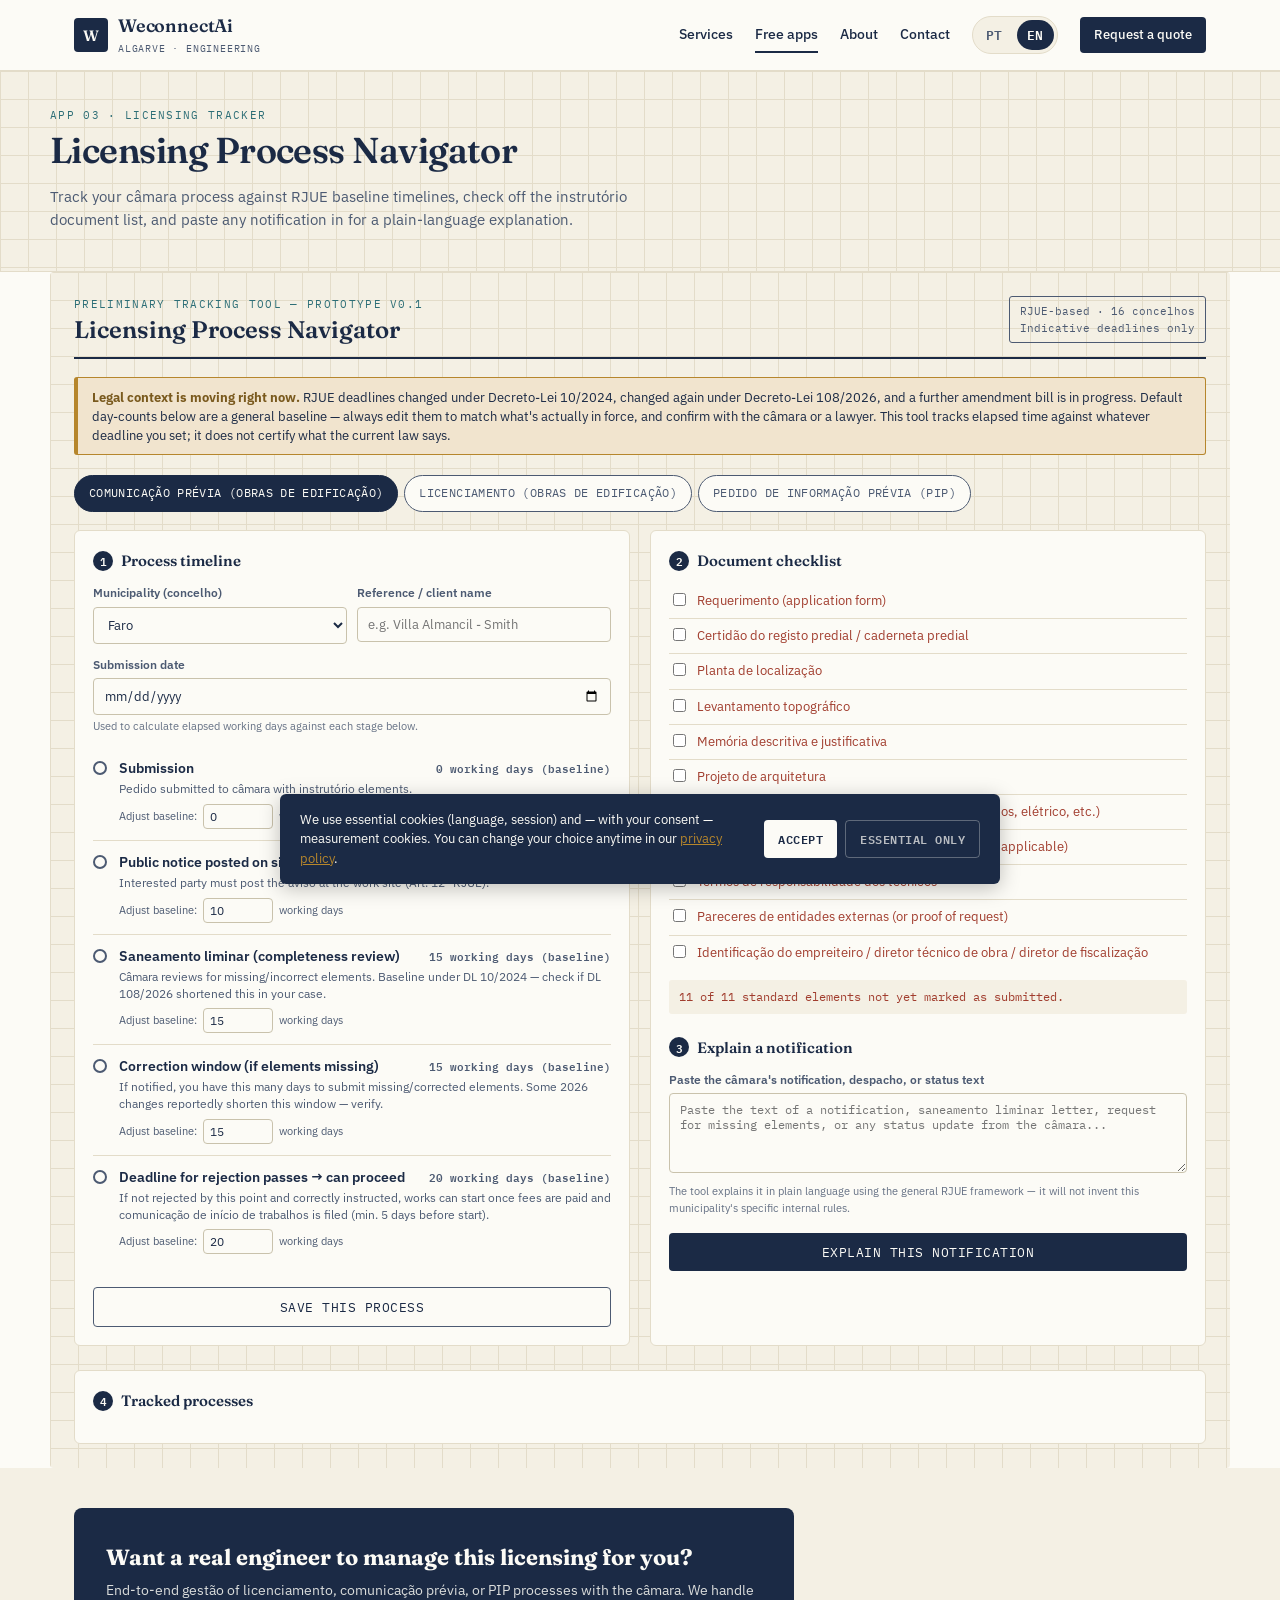
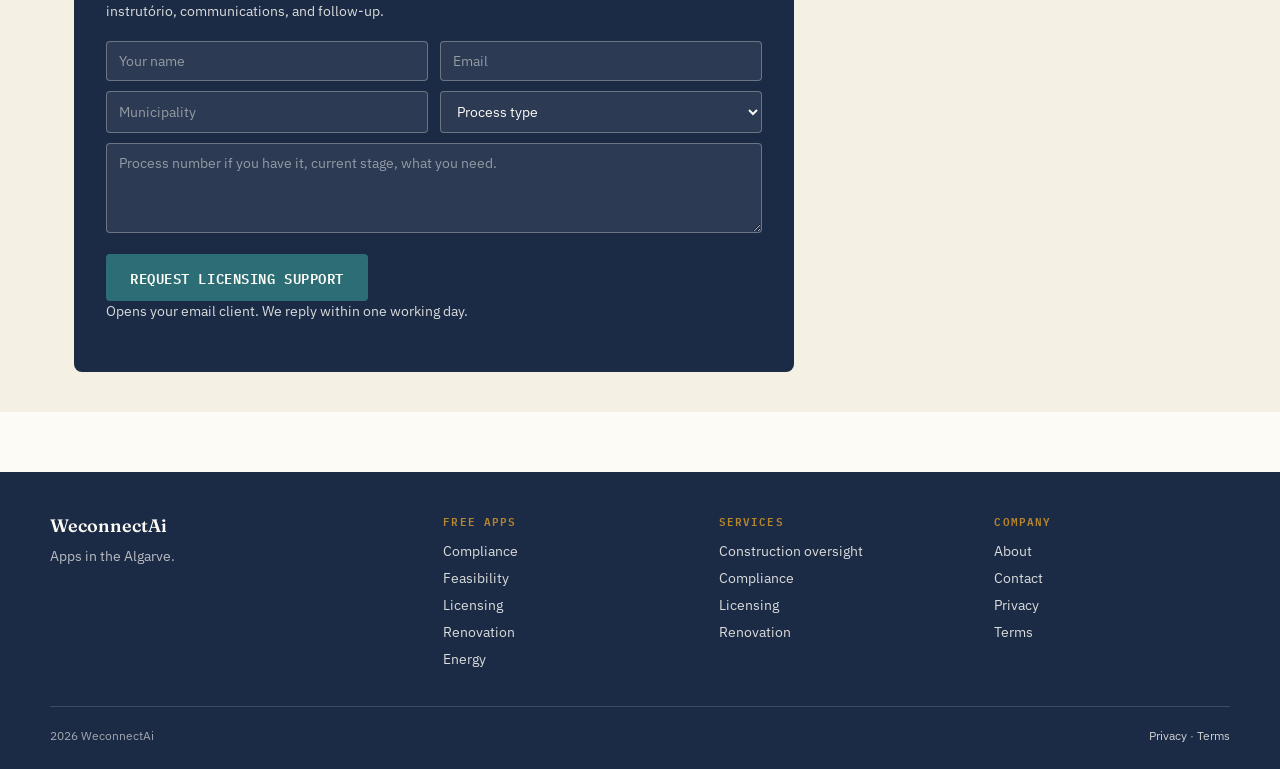
<file: apps/licensing.html>
<!DOCTYPE html>
<html lang="en">
<head>
  <meta charset="UTF-8" />
  <meta name="viewport" content="width=device-width, initial-scale=1.0" />
  <title>Licensing Process Navigator — WeconnectAi</title>
  <meta name="description" content="Track a câmara municipal licensing process against RJUE timelines and get plain-language explanations of notifications. Free tool by WeconnectAi." />
  <meta name="theme-color" content="#1B2A45" />
  <link rel="icon" href="data:image/svg+xml,%3Csvg xmlns='http://www.w3.org/2000/svg' viewBox='0 0 32 32'%3E%3Crect width='32' height='32' fill='%231B2A45'/%3E%3Ctext x='16' y='22' text-anchor='middle' fill='white' font-family='Georgia' font-size='18' font-weight='600'%3EW%3C/text%3E%3C/svg%3E" />
  <link rel="stylesheet" href="../weconnectai.css" />
</head>
<body>

<nav class="wc-nav">
  <div class="wc-nav-inner">
    <a class="wc-brand" href="/"><span class="wc-brand-mark">W</span><span><span class="wc-brand-name">WeconnectAi</span><span class="wc-brand-tag">Algarve · Engineering</span></span></a>
    <button class="wc-nav-toggle" aria-label="Menu">Menu</button>
    <div class="wc-nav-links">
      <a class="wc-nav-link" href="/#services" data-i18n="nav.services">Services</a>
      <a class="wc-nav-link active" href="/#apps" data-i18n="nav.apps">Free apps</a>
      <a class="wc-nav-link" href="/#about" data-i18n="nav.about">About</a>
      <a class="wc-nav-link" href="/#contact" data-i18n="nav.contact">Contact</a>
      <div class="wc-lang-switch"><button class="wc-lang-btn" data-lang="pt">PT</button><button class="wc-lang-btn" data-lang="en">EN</button></div>
      <a class="wc-nav-cta" href="/#contact" data-i18n="nav.book">Request a quote</a>
    </div>
  </div>
</nav>


<header class="wc-page-hero" style="padding: 36px 24px 24px;">
  <div class="wc-page-hero-inner">
    <div class="wc-eyebrow">App 03 · Licensing Tracker</div>
    <h1 class="wc-h1" style="font-size: 36px;">Licensing Process Navigator</h1>
    <p class="wc-lede" style="font-size: 15px;">Track your câmara process against RJUE baseline timelines, check off the instrutório document list, and paste any notification in for a plain-language explanation.</p>
  </div>
</header>

<style>
@import url('https://fonts.googleapis.com/css2?family=Fraunces:opsz,wght@9..144,400;9..144,500;9..144,600;9..144,700&family=IBM+Plex+Mono:wght@400;500;600&family=IBM+Plex+Sans:wght@400;500;600&display=swap');
.lpn-root{--paper:#F4F0E4;--paper-line:#E3DCC9;--ink:#1B2A45;--ink-soft:#4C5A72;--teal:#2D6E76;--olive:#5C6E3F;--brick:#A13D2E;--ochre:#B6862C;--white:#FCFBF6;font-family:'IBM Plex Sans',sans-serif;background:var(--paper);background-image:linear-gradient(var(--paper-line) 1px, transparent 1px),linear-gradient(90deg, var(--paper-line) 1px, transparent 1px);background-size:28px 28px;color:var(--ink);padding:24px;border-radius:4px;max-width:var(--maxw);margin:0 auto;box-sizing:border-box}
.lpn-root *{box-sizing:border-box}
.lpn-header{display:flex;justify-content:space-between;align-items:flex-end;border-bottom:2px solid var(--ink);padding-bottom:14px;margin-bottom:18px;flex-wrap:wrap;gap:10px}
.lpn-eyebrow{font-family:'IBM Plex Mono',monospace;font-size:11px;letter-spacing:0.12em;text-transform:uppercase;color:var(--teal)}
.lpn-title{font-family:'Fraunces',serif;font-weight:600;font-size:24px;margin:4px 0 0 0;line-height:1.1}
.lpn-stamp{font-family:'IBM Plex Mono',monospace;font-size:11px;text-align:right;color:var(--ink-soft);border:1px solid var(--ink-soft);padding:6px 10px;border-radius:3px;line-height:1.5}
.lpn-banner{background:#F1E4CE;border:1px solid var(--ochre);border-left:4px solid var(--ochre);color:var(--ink);font-size:12.5px;line-height:1.5;padding:10px 14px;border-radius:3px;margin-bottom:20px}
.lpn-banner b{color:#7A5A1E}
.lpn-tabs{display:flex;gap:6px;margin-bottom:18px;flex-wrap:wrap}
.lpn-tab{font-family:'IBM Plex Mono',monospace;font-size:12px;text-transform:uppercase;letter-spacing:0.03em;padding:8px 14px;border-radius:20px;border:1px solid var(--ink-soft);background:var(--white);color:var(--ink-soft);cursor:pointer}
.lpn-tab.active{background:var(--ink);color:var(--white);border-color:var(--ink)}
.lpn-grid{display:grid;grid-template-columns:1fr 1fr;gap:20px}
@media (max-width:900px){.lpn-grid{grid-template-columns:1fr}}
.lpn-panel{background:var(--white);border:1px solid var(--paper-line);border-radius:6px;padding:18px}
.lpn-panel h2{font-family:'Fraunces',serif;font-size:15px;font-weight:600;margin:0 0 12px 0;display:flex;align-items:center;gap:8px}
.lpn-panel h2 .n{font-family:'IBM Plex Mono',monospace;font-size:11px;color:var(--white);background:var(--ink);width:20px;height:20px;border-radius:50%;display:flex;align-items:center;justify-content:center}
.lpn-field{margin-bottom:12px}
.lpn-field label{display:block;font-size:12px;font-weight:600;color:var(--ink-soft);margin-bottom:4px}
.lpn-field .hint{font-size:11px;color:var(--ink-soft);opacity:0.85;display:block;margin-top:3px}
.lpn-row{display:grid;grid-template-columns:1fr 1fr;gap:10px}
input,select,textarea{width:100%;font-family:'IBM Plex Sans',sans-serif;font-size:13px;padding:8px 10px;border:1px solid #C9C2AC;border-radius:4px;background:var(--white);color:var(--ink)}
textarea{font-family:'IBM Plex Mono',monospace;font-size:12px;resize:vertical;min-height:80px}
input:focus,select:focus,textarea:focus{outline:2px solid var(--teal);outline-offset:1px;border-color:var(--teal)}
.lpn-btn{width:100%;background:var(--ink);color:var(--white);border:none;padding:11px 14px;border-radius:4px;font-family:'IBM Plex Mono',monospace;font-size:12.5px;letter-spacing:0.04em;text-transform:uppercase;cursor:pointer;margin-top:4px}
.lpn-btn:hover:not(:disabled){background:var(--teal)}
.lpn-btn:disabled{opacity:0.55;cursor:default}
.lpn-btn-ghost{background:transparent;color:var(--ink);border:1px solid var(--ink-soft)}
.lpn-btn-ghost:hover{background:var(--paper)}
.lpn-stage{display:flex;gap:12px;padding:11px 0;border-bottom:1px solid var(--paper-line)}
.lpn-stage:last-child{border-bottom:none}
.lpn-stage-dot{flex-shrink:0;width:14px;height:14px;border-radius:50%;margin-top:3px;border:2px solid var(--ink-soft);background:var(--white)}
.lpn-stage-dot.done{background:var(--olive);border-color:var(--olive)}
.lpn-stage-dot.current{background:var(--teal);border-color:var(--teal);box-shadow:0 0 0 3px rgba(45,110,118,0.2)}
.lpn-stage-dot.overdue{background:var(--brick);border-color:var(--brick);box-shadow:0 0 0 3px rgba(161,61,46,0.2)}
.lpn-stage-body{flex:1}
.lpn-stage-name{font-weight:600;font-size:13.5px;display:flex;justify-content:space-between;align-items:baseline;gap:8px;flex-wrap:wrap}
.lpn-stage-days{font-family:'IBM Plex Mono',monospace;font-size:11px;color:var(--ink-soft)}
.lpn-stage-days.overdue{color:var(--brick);font-weight:600}
.lpn-stage-desc{font-size:12px;color:var(--ink-soft);margin-top:2px;line-height:1.4}
.lpn-stage-edit{display:flex;align-items:center;gap:6px;margin-top:6px}
.lpn-stage-edit input{width:70px;padding:4px 6px;font-size:12px}
.lpn-stage-edit span{font-size:11px;color:var(--ink-soft)}
.lpn-checklist{margin-top:4px}
.lpn-check-row{display:flex;align-items:flex-start;gap:8px;padding:7px 0;border-bottom:1px solid var(--paper-line);font-size:13px}
.lpn-check-row:last-child{border-bottom:none}
.lpn-check-row input{width:auto;margin-top:2px}
.lpn-check-row label{flex:1;cursor:pointer}
.lpn-check-row.missing label{color:var(--brick)}
.lpn-doc-summary{font-family:'IBM Plex Mono',monospace;font-size:11.5px;color:var(--ink-soft);margin:10px 0 4px 0;padding:8px 10px;background:var(--paper);border-radius:3px}
.lpn-doc-summary.ok{color:var(--olive)}
.lpn-doc-summary.missing{color:var(--brick)}
.lpn-ai-result{margin-top:14px;font-size:13px;line-height:1.55}
.lpn-ai-result .summary{background:#EFEADC;border-left:3px solid var(--teal);padding:12px 14px;border-radius:3px;margin-bottom:10px}
.lpn-ai-result ul{margin:6px 0;padding-left:18px}
.lpn-ai-result li{margin-bottom:6px}
.lpn-disclaimer{font-size:11px;color:var(--ink-soft);font-family:'IBM Plex Mono',monospace;line-height:1.5;margin-top:14px;padding-top:10px;border-top:1px dashed #C9C2AC}
.lpn-loading{display:flex;align-items:center;gap:8px;font-family:'IBM Plex Mono',monospace;font-size:12px;color:var(--teal);padding:12px 0}
.lpn-spinner{width:14px;height:14px;border:2px solid var(--paper-line);border-top-color:var(--teal);border-radius:50%;animation:lpnspin 0.7s linear infinite}
@keyframes lpnspin{to{transform:rotate(360deg)}}
.lpn-history{margin-top:20px}
.lpn-history-item{display:flex;justify-content:space-between;align-items:center;font-size:12px;font-family:'IBM Plex Mono',monospace;padding:6px 0;border-bottom:1px solid var(--paper-line);cursor:pointer}
.lpn-history-item:hover{color:var(--teal)}
.lpn-history-item .del{color:var(--brick);opacity:0.6}
.lpn-history-item .del:hover{opacity:1}
.lpn-empty{color:var(--ink-soft);font-size:13px;text-align:center;padding:20px 10px}
</style>

<div class="lpn-root">
  <div class="lpn-header">
    <div><div class="lpn-eyebrow">Preliminary Tracking Tool — Prototype v0.1</div><h1 class="lpn-title">Licensing Process Navigator</h1></div>
    <div class="lpn-stamp">RJUE-based · 16 concelhos<br/>Indicative deadlines only</div>
  </div>
  <div class="lpn-banner"><b>Legal context is moving right now.</b> RJUE deadlines changed under Decreto-Lei 10/2024, changed again under Decreto-Lei 108/2026, and a further amendment bill is in progress. Default day-counts below are a general baseline — always edit them to match what's actually in force, and confirm with the câmara or a lawyer. This tool tracks elapsed time against whatever deadline you set; it does not certify what the current law says.</div>
  <div class="lpn-tabs" id="process-tabs"></div>
  <div class="lpn-grid">
    <div class="lpn-panel">
      <h2><span class="n">1</span>Process timeline</h2>
      <div class="lpn-field">
        <div class="lpn-row">
          <div><label>Municipality (concelho)</label><select id="f-municipality"><option>Albufeira</option><option>Alcoutim</option><option>Aljezur</option><option selected>Faro</option><option>Lagoa</option><option>Lagos</option><option>Loulé</option><option>Monchique</option><option>Olhão</option><option>Portimão</option><option>São Brás de Alportel</option><option>Silves</option><option>Tavira</option><option>Vila do Bispo</option><option>Vila Real de Santo António</option><option>Castro Marim</option></select></div>
          <div><label>Reference / client name</label><input id="f-ref" type="text" placeholder="e.g. Villa Almancil - Smith" /></div>
        </div>
      </div>
      <div class="lpn-field"><label>Submission date</label><input id="f-subdate" type="date" /><span class="hint">Used to calculate elapsed working days against each stage below.</span></div>
      <div id="timeline-wrap" style="margin-bottom:18px"></div>
      <button class="lpn-btn lpn-btn-ghost" id="save-process">Save this process</button>
    </div>
    <div class="lpn-panel">
      <h2><span class="n">2</span>Document checklist</h2>
      <div class="lpn-checklist" id="checklist-wrap"></div>
      <div class="lpn-doc-summary" id="doc-summary"></div>
      <h2 style="margin-top:22px;"><span class="n">3</span>Explain a notification</h2>
      <div class="lpn-field"><label>Paste the câmara's notification, despacho, or status text</label><textarea id="f-notification" placeholder="Paste the text of a notification, saneamento liminar letter, request for missing elements, or any status update from the câmara..."></textarea><span class="hint">The tool explains it in plain language using the general RJUE framework — it will not invent this municipality's specific internal rules.</span></div>
      <button class="lpn-btn" id="explain-btn">Explain this notification</button>
      <div id="ai-result-wrap"></div>
    </div>
  </div>
  <div class="lpn-panel" style="margin-top:24px;">
    <h2><span class="n">4</span>Tracked processes</h2>
    <div id="history-wrap"></div>
  </div>
</div>

<script>
(function(){
  const $ = (id) => document.getElementById(id);

  const PROCESS_TYPES = {
    comunicacao_previa: {
      label: "Comunicação Prévia (obras de edificação)",
      stages: [
        { id: 'submission', name: 'Submission', days: 0, desc: 'Pedido submitted to câmara with instrutório elements.' },
        { id: 'notice', name: 'Public notice posted on site', days: 10, desc: 'Interested party must post the aviso at the work site (Art. 12º RJUE).' },
        { id: 'saneamento', name: 'Saneamento liminar (completeness review)', days: 15, desc: 'Câmara reviews for missing/incorrect elements. Baseline under DL 10/2024 — check if DL 108/2026 shortened this in your case.' },
        { id: 'correction', name: 'Correction window (if elements missing)', days: 15, desc: 'If notified, you have this many days to submit missing/corrected elements. Some 2026 changes reportedly shorten this window — verify.' },
        { id: 'silent_approval', name: 'Deadline for rejection passes → can proceed', days: 20, desc: 'If not rejected by this point and correctly instructed, works can start once fees are paid and comunicação de início de trabalhos is filed (min. 5 days before start).' }
      ],
      docs: ['Requerimento (application form)','Certidão do registo predial / caderneta predial','Planta de localização','Levantamento topográfico','Memória descritiva e justificativa','Projeto de arquitetura','Projetos de especialidades (estruturas, águas, esgotos, elétrico, etc.)','Relatório de avaliação de vulnerabilidade sísmica (if applicable)','Termos de responsabilidade dos técnicos','Pareceres de entidades externas (or proof of request)','Identificação do empreiteiro / diretor técnico de obra / diretor de fiscalização']
    },
    licenciamento: {
      label: "Licenciamento (obras de edificação)",
      stages: [
        { id: 'submission', name: 'Submission', days: 0, desc: 'Pedido de licenciamento submitted with instrutório elements.' },
        { id: 'saneamento', name: 'Saneamento e apreciação liminar', days: 15, desc: 'Completeness and preliminary legal review. May now be longer under DL 108/2026 — verify.' },
        { id: 'consultas', name: 'External entity consultations (if applicable)', days: 20, desc: 'Parallel consultations with entities outside the câmara where required.' },
        { id: 'decisao', name: 'Final decision (deferimento/indeferimento)', days: 30, desc: 'Statutory decision deadline — commonly extended for complex projects. Confirm current deadline for this specific case.' },
        { id: 'alvara', name: 'Fee payment & alvará issuance', days: 10, desc: 'After a favourable decision, fees are paid and the alvará (or payment receipt, per recent reform) is issued.' }
      ],
      docs: ['Requerimento (application form)','Certidão do registo predial / caderneta predial','Planta de localização','Levantamento topográfico','Memória descritiva e justificativa','Projeto de arquitetura','Projetos de especialidades','Termos de responsabilidade dos técnicos','Estudo de impacte (if applicable)','Comprovativo de pagamento de taxas']
    },
    pip: {
      label: "Pedido de Informação Prévia (PIP)",
      stages: [
        { id: 'submission', name: 'Submission', days: 0, desc: 'PIP request submitted — standard or qualified (Art. 14º RJUE).' },
        { id: 'decisao_standard', name: 'Decision — standard PIP', days: 20, desc: 'Statutory 20 working days per Art. 16(1) / Art. 14(1) RJUE.' },
        { id: 'decisao_qualified', name: 'Decision — qualified PIP', days: 30, desc: 'Statutory 30 working days per Art. 16(1) / Art. 14(2) RJUE, covers volumetria, cércea, implantação, etc.' },
        { id: 'validity', name: 'Validity window if favourable', days: 730, desc: 'A favourable PIP is reportedly valid 2 years (extendable +1 year) under recent reform — confirm current validity period.' }
      ],
      docs: ['Requerimento (application form)','Certidão do registo predial / caderneta predial','Planta de localização','Memória descritiva do pretendido','Elementos gráficos indicativos (implantação, volumetria)','Identificação de antecedentes processuais (if any)']
    }
  };

  let currentType = 'comunicacao_previa';
  let stageOverrides = {};
  let checkedDocs = {};

  function renderTabs(){
    $('process-tabs').innerHTML = Object.entries(PROCESS_TYPES).map(([key, p]) => `<div class="lpn-tab ${key===currentType?'active':''}" data-key="${key}">${p.label}</div>`).join('');
    document.querySelectorAll('.lpn-tab').forEach(el => el.addEventListener('click', () => {
      currentType = el.dataset.key; stageOverrides = {}; checkedDocs = {};
      renderTabs(); renderTimeline(); renderChecklist();
    }));
  }

  function workingDaysBetween(startDateStr, endDate){
    if (!startDateStr) return 0;
    const start = new Date(startDateStr);
    if (isNaN(start.getTime())) return 0;
    let count = 0; let d = new Date(start);
    while (d < endDate){ d.setDate(d.getDate()+1); const day = d.getDay(); if (day !== 0 && day !== 6) count++; }
    return count;
  }

  function renderTimeline(){
    const proc = PROCESS_TYPES[currentType];
    const subdate = $('f-subdate').value;
    const today = new Date();
    const elapsed = subdate ? workingDaysBetween(subdate, today) : null;
    $('timeline-wrap').innerHTML = proc.stages.map((s, idx) => {
      const deadline = stageOverrides[s.id] !== undefined ? stageOverrides[s.id] : s.days;
      let dotClass = 'lpn-stage-dot';
      let daysLabel = `${deadline} working days (baseline)`;
      let daysClass = '';
      if (elapsed !== null && deadline > 0){
        if (elapsed > deadline){ dotClass += ' overdue'; daysClass='overdue'; daysLabel = `${elapsed}d elapsed — ${elapsed-deadline}d PAST the ${deadline}d baseline`; }
        else if (elapsed === deadline){ dotClass += ' current'; daysLabel = `${elapsed}d elapsed — at the ${deadline}d baseline today`; }
        else { dotClass += (idx===0? ' done':''); daysLabel = `${elapsed}d elapsed of ${deadline}d baseline`; }
      }
      return `<div class="lpn-stage"><div class="${dotClass}"></div><div class="lpn-stage-body"><div class="lpn-stage-name">${s.name}<span class="lpn-stage-days ${daysClass}">${daysLabel}</span></div><div class="lpn-stage-desc">${s.desc}</div><div class="lpn-stage-edit"><span>Adjust baseline:</span><input type="number" data-stage="${s.id}" value="${deadline}" min="0" /><span>working days</span></div></div></div>`;
    }).join('');
    document.querySelectorAll('.lpn-stage-edit input').forEach(inp => inp.addEventListener('input', e => { stageOverrides[e.target.dataset.stage] = parseInt(e.target.value)||0; renderTimeline(); }));
  }

  function renderChecklist(){
    const proc = PROCESS_TYPES[currentType];
    $('checklist-wrap').innerHTML = proc.docs.map((d,i) => {
      const checked = checkedDocs[i] ? 'checked' : '';
      return `<div class="lpn-check-row ${checked?'':'missing'}" data-idx="${i}"><input type="checkbox" id="doc-${i}" ${checked} /><label for="doc-${i}">${d}</label></div>`;
    }).join('');
    document.querySelectorAll('.lpn-check-row input').forEach(cb => cb.addEventListener('change', e => {
      const idx = e.target.closest('.lpn-check-row').dataset.idx;
      checkedDocs[idx] = e.target.checked;
      renderChecklist();
    }));
    const total = proc.docs.length, done = Object.values(checkedDocs).filter(Boolean).length, missing = total - done;
    const summaryEl = $('doc-summary');
    if (missing === 0){ summaryEl.className = 'lpn-doc-summary ok'; summaryEl.textContent = `All ${total} standard elements checked off. Municipality may still request case-specific items.`; }
    else { summaryEl.className = 'lpn-doc-summary missing'; summaryEl.textContent = `${missing} of ${total} standard elements not yet marked as submitted.`; }
  }
  $('f-subdate').addEventListener('input', renderTimeline);

  async function explainNotification(){
    const btn = $('explain-btn');
    const text = $('f-notification').value.trim();
    if (!text) return;
    btn.disabled = true;
    $('ai-result-wrap').innerHTML = `<div class="lpn-loading"><div class="lpn-spinner"></div>Reading the notification…</div>`;
    const proc = PROCESS_TYPES[currentType];
    const systemPrompt = `You help people understand notifications and status updates from a Portuguese câmara municipal in the context of the RJUE (Regime Jurídico da Urbanização e Edificação) licensing framework. You are NOT a lawyer and this is not legal advice.

Context: the process type is "${proc.label}". The general RJUE framework has been reformed multiple times recently (DL 10/2024 "Simplex Urbanístico", then DL 108/2026, with a further amendment bill in progress), so be careful not to state specific current deadlines as certain — flag them as "typically" or "under the general framework" and recommend confirming with the câmara or a lawyer for anything time-sensitive.

Task: given the pasted notification text, explain in plain language:
1. What kind of notification this appears to be (e.g. request for missing elements, saneamento liminar rejection, favourable decision, request for fee payment, external entity consultation, etc.)
2. What it means for the process in practical terms
3. What the recipient should do next, and any deadline mentioned in the text itself (only cite deadlines that are explicitly in the pasted text, do not invent a deadline that isn't there)
4. Whether this looks routine or looks like something that warrants urgent attention / professional legal help

Respond with ONLY valid JSON, no markdown fences, no preamble, in this shape:
{"notification_type":"short label","summary":"2-3 sentence plain-language explanation, in English","next_steps":["short actionable step 1","short actionable step 2", "..."],"urgency":"routine"|"time_sensitive"|"needs_professional_review","disclaimer":"one sentence reminder this is not legal advice and to confirm specifics with the câmara or a lawyer"}`;

    try{
      const clean = await window.wcCallAI(systemPrompt, `Notification text:\n${text}`);
      const result = JSON.parse(clean);
      const urgencyColor = { routine:'#5C6E3F', time_sensitive:'#B6862C', needs_professional_review:'#A13D2E' }[result.urgency] || '#4C5A72';
      $('ai-result-wrap').innerHTML = `<div class="lpn-ai-result"><div class="summary"><b>${result.notification_type || 'Notification'}</b> — <span style="color:${urgencyColor};font-family:'IBM Plex Mono',monospace;font-size:11px;text-transform:uppercase;">${(result.urgency||'').replace('_',' ')}</span><br/>${result.summary || ''}</div><ul>${(result.next_steps||[]).map(s=>`<li>${s}</li>`).join('')}</ul><div class="lpn-disclaimer">${result.disclaimer || 'Not legal advice — confirm specifics with the câmara or a lawyer.'}</div></div>`;
    } catch(err){
      $('ai-result-wrap').innerHTML = `<div class="lpn-empty">Couldn't parse that. Try again, or shorten the pasted text.</div>`;
      console.error(err);
    } finally { btn.disabled = false; }
  }
  $('explain-btn').addEventListener('click', explainNotification);

  function saveProcess(){
    const key = 'process:' + Date.now();
    const payload = { type: currentType, municipality: $('f-municipality').value, ref: $('f-ref').value, subdate: $('f-subdate').value, stageOverrides, checkedDocs, ts: Date.now() };
    window.wcStore.set(key, payload);
    loadHistory();
  }
  $('save-process').addEventListener('click', saveProcess);

  function loadHistory(){
    const keys = window.wcStore.list('process:');
    if (keys.length === 0){ $('history-wrap').innerHTML = '<div class="lpn-empty">No tracked processes saved yet.</div>'; return; }
    const items = [];
    for (const k of keys){
      const entry = window.wcStore.get(k);
      if (!entry) continue;
      const label = `${entry.ref || '(no reference)'} · ${entry.municipality} · ${PROCESS_TYPES[entry.type]?.label || entry.type} · submitted ${entry.subdate || 'n/a'}`;
      items.push(`<div class="lpn-history-item" data-key="${k}"><span class="load" style="flex:1">${label}</span><span class="del" data-del="${k}">remove</span></div>`);
    }
    $('history-wrap').innerHTML = items.join('');
    document.querySelectorAll('.lpn-history-item .load').forEach(el => el.addEventListener('click', e => {
      const key = e.target.closest('.lpn-history-item').dataset.key;
      const entry = window.wcStore.get(key);
      if (!entry) return;
      currentType = entry.type; stageOverrides = entry.stageOverrides || {}; checkedDocs = entry.checkedDocs || {};
      $('f-municipality').value = entry.municipality; $('f-ref').value = entry.ref; $('f-subdate').value = entry.subdate;
      renderTabs(); renderTimeline(); renderChecklist();
    }));
    document.querySelectorAll('.lpn-history-item .del').forEach(el => el.addEventListener('click', e => { e.stopPropagation(); window.wcStore.delete(e.target.dataset.del); loadHistory(); }));
  }

  renderTabs(); renderTimeline(); renderChecklist(); loadHistory();
})();
</script>

<section class="wc-section" style="background: var(--paper); padding: 40px 0;">
  <div class="wc-container">
    <div class="wc-lead" style="max-width: 720px;">
      <h3>Want a real engineer to manage this licensing for you?</h3>
      <p>End-to-end gestão of licenciamento, comunicação prévia, or PIP processes with the câmara. We handle instrutório, communications, and follow-up.</p>
      <form onsubmit="return wcSubmitLead(this, 'licensing-app')" data-to="geral@weconnectai.pt">
        <div class="wc-lead-row">
          <input type="text" name="name" placeholder="Your name" required />
          <input type="email" name="email" placeholder="Email" required />
        </div>
        <div class="wc-lead-row">
          <input type="text" name="municipality" placeholder="Municipality" />
          <select name="process_type"><option value="">Process type</option><option>Comunicação Prévia</option><option>Licenciamento</option><option>PIP</option><option>Not sure</option></select>
        </div>
        <textarea name="message" placeholder="Process number if you have it, current stage, what you need." style="margin-bottom: 10px;"></textarea>
        <button class="wc-lead-btn" type="submit">Request licensing support</button>
        <p class="wc-lead-note">Opens your email client. We reply within one working day.</p>
      </form>
    </div>
  </div>
</section>

<div class="wc-cookies hidden">
  <p data-i18n-html="cookies.body">We use essential cookies (language, session) and — with your consent — measurement cookies. You can change your choice anytime in our <a href="/privacy.html">privacy policy</a>.</p>
  <div class="wc-cookies-btns">
    <button data-cookie-accept data-i18n="cookies.accept">Accept</button>
    <button class="wc-decline" data-cookie-decline data-i18n="cookies.decline">Essential only</button>
  </div>
</div>

<footer class="wc-footer">
  <div class="wc-footer-inner">
    <div><div class="wc-footer-brand">WeconnectAi</div><p class="wc-footer-tag" data-i18n="footer.tag">Pre-screening apps and civil engineering services in the Algarve. Free apps — professional services on quote.</p></div>
    <div><h4>Free apps</h4><ul><li><a href="/apps/compliance.html">Compliance</a></li><li><a href="/apps/feasibility.html">Feasibility</a></li><li><a href="/apps/licensing.html">Licensing</a></li><li><a href="/apps/renovation.html">Renovation</a></li><li><a href="/apps/energy.html">Energy</a></li></ul></div>
    <div><h4>Services</h4><ul><li><a href="/#services">Construction oversight</a></li><li><a href="/#services">Compliance</a></li><li><a href="/#services">Licensing</a></li><li><a href="/#services">Renovation</a></li></ul></div>
    <div><h4>Company</h4><ul><li><a href="/#about">About</a></li><li><a href="/#contact">Contact</a></li><li><a href="/privacy.html">Privacy</a></li><li><a href="/terms.html">Terms</a></li></ul></div>
  </div>
  <div class="wc-footer-bottom"><span data-i18n="footer.copy">© 2026 WeconnectAi · Algarve, Portugal</span><span><a href="/privacy.html">Privacy</a> · <a href="/terms.html">Terms</a></span></div>
</footer>

<script src="../weconnectai.js"></script>
</body>
</html>
</file>
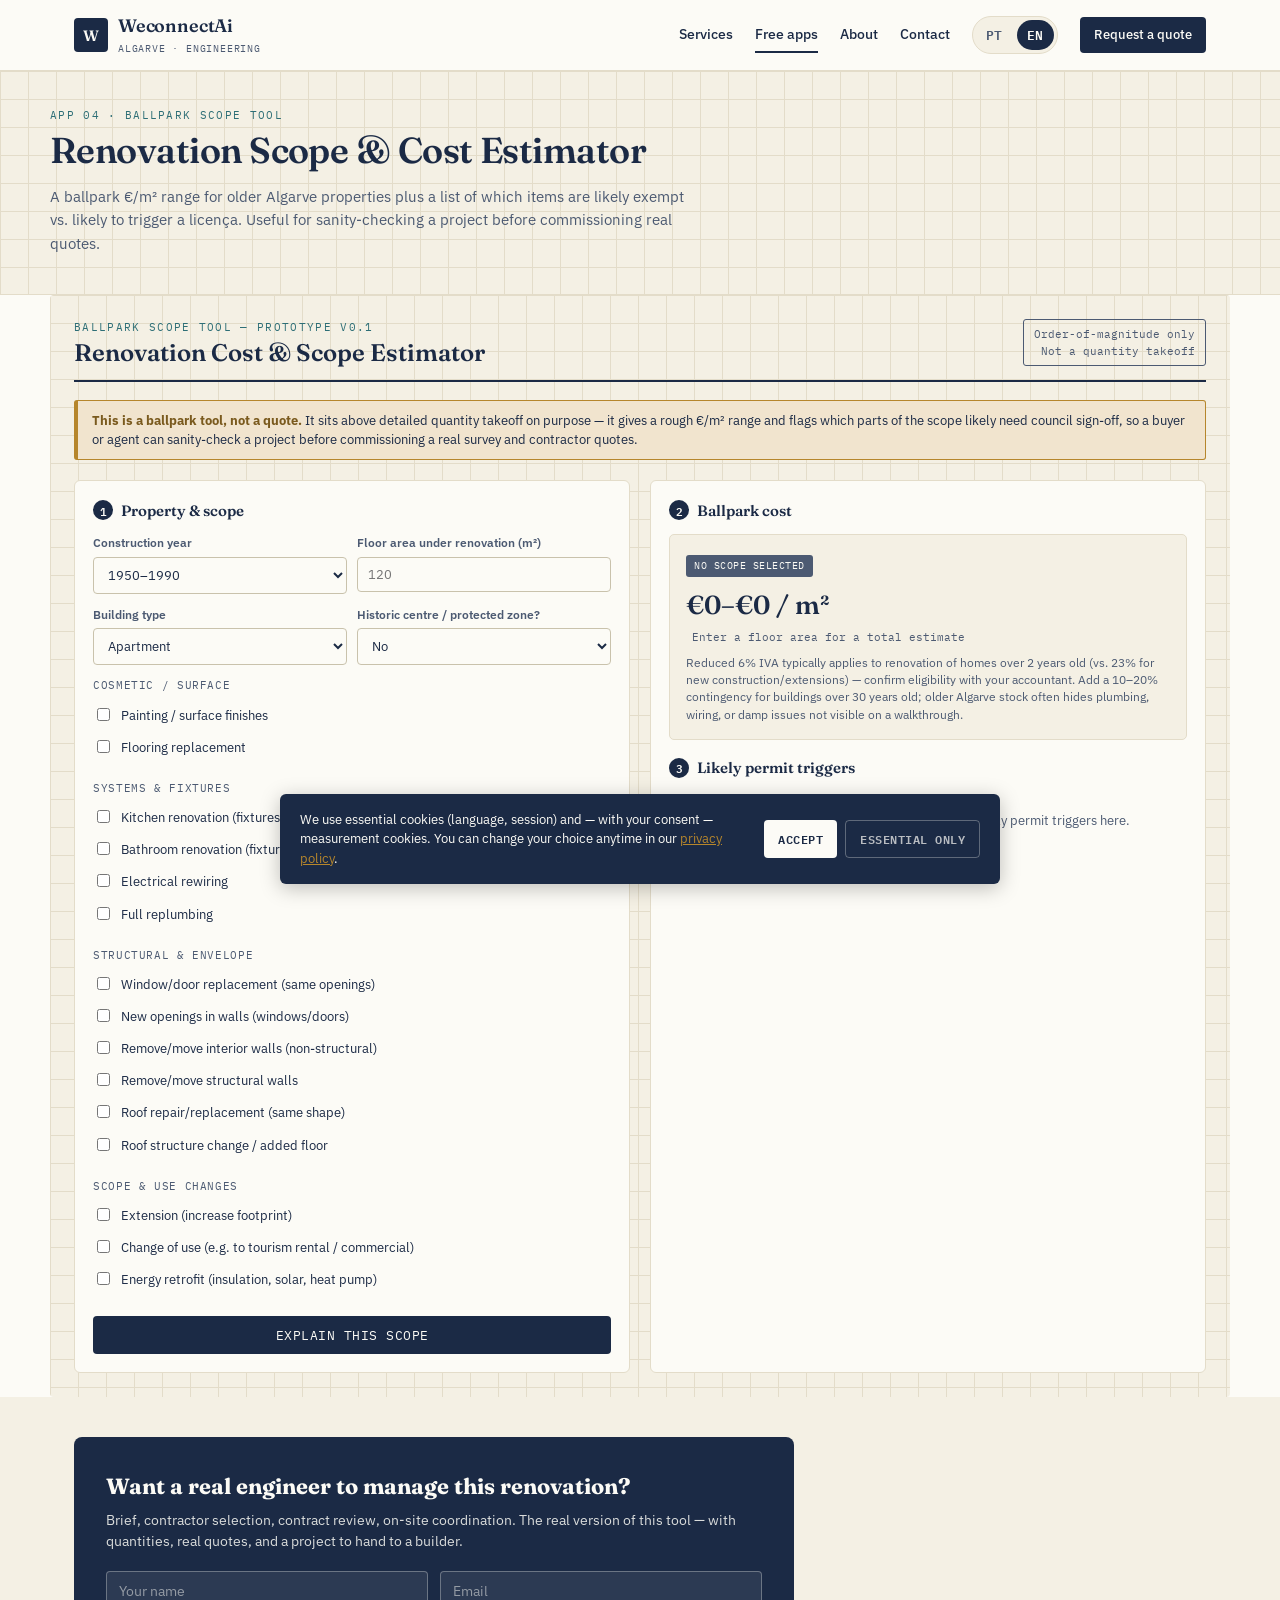
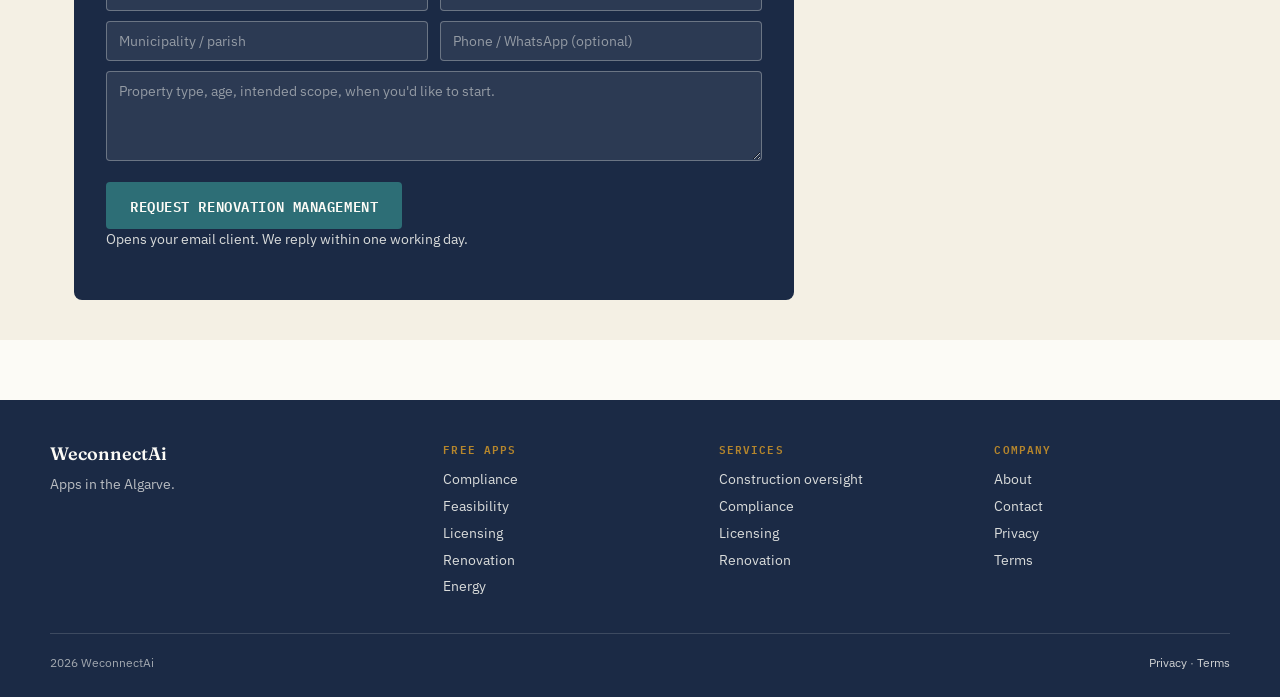
<file: apps/renovation.html>
<!DOCTYPE html>
<html lang="en">
<head>
  <meta charset="UTF-8" />
  <meta name="viewport" content="width=device-width, initial-scale=1.0" />
  <title>Renovation Scope & Cost Estimator — WeconnectAi</title>
  <meta name="description" content="A ballpark €/m² range for older Algarve properties plus a list of which items are likely exempt vs. likely to trigger a licença. Free tool by WeconnectAi." />
  <meta name="theme-color" content="#1B2A45" />
  <link rel="icon" href="data:image/svg+xml,%3Csvg xmlns='http://www.w3.org/2000/svg' viewBox='0 0 32 32'%3E%3Crect width='32' height='32' fill='%231B2A45'/%3E%3Ctext x='16' y='22' text-anchor='middle' fill='white' font-family='Georgia' font-size='18' font-weight='600'%3EW%3C/text%3E%3C/svg%3E" />
  <link rel="stylesheet" href="../weconnectai.css" />
</head>
<body>

<nav class="wc-nav">
  <div class="wc-nav-inner">
    <a class="wc-brand" href="/"><span class="wc-brand-mark">W</span><span><span class="wc-brand-name">WeconnectAi</span><span class="wc-brand-tag">Algarve · Engineering</span></span></a>
    <button class="wc-nav-toggle" aria-label="Menu">Menu</button>
    <div class="wc-nav-links">
      <a class="wc-nav-link" href="/#services" data-i18n="nav.services">Services</a>
      <a class="wc-nav-link active" href="/#apps" data-i18n="nav.apps">Free apps</a>
      <a class="wc-nav-link" href="/#about" data-i18n="nav.about">About</a>
      <a class="wc-nav-link" href="/#contact" data-i18n="nav.contact">Contact</a>
      <div class="wc-lang-switch"><button class="wc-lang-btn" data-lang="pt">PT</button><button class="wc-lang-btn" data-lang="en">EN</button></div>
      <a class="wc-nav-cta" href="/#contact" data-i18n="nav.book">Request a quote</a>
    </div>
  </div>
</nav>


<header class="wc-page-hero" style="padding: 36px 24px 24px;">
  <div class="wc-page-hero-inner">
    <div class="wc-eyebrow">App 04 · Ballpark Scope Tool</div>
    <h1 class="wc-h1" style="font-size: 36px;">Renovation Scope & Cost Estimator</h1>
    <p class="wc-lede" style="font-size: 15px;">A ballpark €/m² range for older Algarve properties plus a list of which items are likely exempt vs. likely to trigger a licença. Useful for sanity-checking a project before commissioning real quotes.</p>
  </div>
</header>

<style>
@import url('https://fonts.googleapis.com/css2?family=Fraunces:opsz,wght@9..144,400;9..144,500;9..144,600;9..144,700&family=IBM+Plex+Mono:wght@400;500;600&family=IBM+Plex+Sans:wght@400;500;600&display=swap');
.rce-root{--paper:#F4F0E4;--paper-line:#E3DCC9;--ink:#1B2A45;--ink-soft:#4C5A72;--teal:#2D6E76;--olive:#5C6E3F;--brick:#A13D2E;--ochre:#B6862C;--white:#FCFBF6;font-family:'IBM Plex Sans',sans-serif;background:var(--paper);background-image:linear-gradient(var(--paper-line) 1px, transparent 1px),linear-gradient(90deg, var(--paper-line) 1px, transparent 1px);background-size:28px 28px;color:var(--ink);padding:24px;border-radius:4px;max-width:var(--maxw);margin:0 auto;box-sizing:border-box}
.rce-root *{box-sizing:border-box}
.rce-header{display:flex;justify-content:space-between;align-items:flex-end;border-bottom:2px solid var(--ink);padding-bottom:14px;margin-bottom:18px;flex-wrap:wrap;gap:10px}
.rce-eyebrow{font-family:'IBM Plex Mono',monospace;font-size:11px;letter-spacing:0.12em;text-transform:uppercase;color:var(--teal)}
.rce-title{font-family:'Fraunces',serif;font-weight:600;font-size:24px;margin:4px 0 0 0;line-height:1.1}
.rce-stamp{font-family:'IBM Plex Mono',monospace;font-size:11px;text-align:right;color:var(--ink-soft);border:1px solid var(--ink-soft);padding:6px 10px;border-radius:3px;line-height:1.5}
.rce-banner{background:#F1E4CE;border:1px solid var(--ochre);border-left:4px solid var(--ochre);color:var(--ink);font-size:12.5px;line-height:1.5;padding:10px 14px;border-radius:3px;margin-bottom:20px}
.rce-banner b{color:#7A5A1E}
.rce-grid{display:grid;grid-template-columns:1fr 1fr;gap:20px}
@media (max-width:900px){.rce-grid{grid-template-columns:1fr}}
.rce-panel{background:var(--white);border:1px solid var(--paper-line);border-radius:6px;padding:18px}
.rce-panel h2{font-family:'Fraunces',serif;font-size:15px;font-weight:600;margin:0 0 12px 0;display:flex;align-items:center;gap:8px}
.rce-panel h2 .n{font-family:'IBM Plex Mono',monospace;font-size:11px;color:var(--white);background:var(--ink);width:20px;height:20px;border-radius:50%;display:flex;align-items:center;justify-content:center}
.rce-field{margin-bottom:12px}
.rce-field label{display:block;font-size:12px;font-weight:600;color:var(--ink-soft);margin-bottom:4px}
.rce-field .hint{font-size:11px;color:var(--ink-soft);opacity:0.85;display:block;margin-top:3px}
.rce-row{display:grid;grid-template-columns:1fr 1fr;gap:10px}
input,select,textarea{width:100%;font-family:'IBM Plex Sans',sans-serif;font-size:13px;padding:8px 10px;border:1px solid #C9C2AC;border-radius:4px;background:var(--white);color:var(--ink)}
input:focus,select:focus,textarea:focus{outline:2px solid var(--teal);outline-offset:1px;border-color:var(--teal)}
.rce-btn{width:100%;background:var(--ink);color:var(--white);border:none;padding:11px 14px;border-radius:4px;font-family:'IBM Plex Mono',monospace;font-size:12.5px;letter-spacing:0.04em;text-transform:uppercase;cursor:pointer;margin-top:4px}
.rce-btn:hover:not(:disabled){background:var(--teal)}
.rce-btn:disabled{opacity:0.55;cursor:default}
.rce-scope-group{margin-bottom:16px}
.rce-scope-group-title{font-family:'IBM Plex Mono',monospace;font-size:10.5px;text-transform:uppercase;letter-spacing:0.06em;color:var(--ink-soft);margin-bottom:6px}
.rce-check-row{display:flex;align-items:flex-start;gap:8px;padding:6px 0;font-size:13px}
.rce-check-row input{width:auto;margin-top:2px}
.rce-check-row label{flex:1;cursor:pointer}
.rce-cost-box{background:var(--paper);border:1px solid var(--paper-line);border-radius:5px;padding:16px;margin-bottom:16px}
.rce-cost-figure{font-family:'Fraunces',serif;font-weight:600;font-size:26px;color:var(--ink)}
.rce-cost-figure span{font-family:'IBM Plex Mono',monospace;font-size:11px;color:var(--ink-soft);font-weight:400;margin-left:6px;display:block;margin-top:4px}
.rce-tier-label{font-family:'IBM Plex Mono',monospace;font-size:10px;text-transform:uppercase;letter-spacing:0.05em;padding:3px 8px;border-radius:3px;color:var(--white);display:inline-block;margin-bottom:8px}
.tier-0{background:var(--ink-soft)}.tier-1{background:var(--olive)}.tier-2{background:#7A8F4A}.tier-3{background:var(--ochre)}.tier-4{background:var(--brick)}
.rce-cost-note{font-size:11.5px;color:var(--ink-soft);margin-top:8px;line-height:1.5}
.rce-permit-list{margin-top:4px}
.rce-permit-item{display:flex;gap:10px;align-items:flex-start;padding:9px 0;border-bottom:1px solid var(--paper-line)}
.rce-permit-item:last-child{border-bottom:none}
.rce-permit-badge{flex-shrink:0;font-family:'IBM Plex Mono',monospace;font-size:9.5px;font-weight:600;text-transform:uppercase;padding:3px 7px;border-radius:3px;color:var(--white);white-space:nowrap;margin-top:1px}
.badge-exempt{background:var(--olive)}.badge-exempt_check{background:#7A8F4A}.badge-exempt_check_facade{background:#7A8F4A}.badge-comunicacao_previa{background:var(--ochre)}.badge-licenciamento{background:var(--brick)}.badge-licenciamento_plus_registration{background:var(--brick)}
.rce-permit-body .item{font-weight:600;font-size:13px;margin-bottom:2px}
.rce-permit-body .note{font-size:12px;color:var(--ink-soft);line-height:1.4}
.rce-empty{color:var(--ink-soft);font-size:13px;text-align:center;padding:20px 10px}
.rce-ai-result{margin-top:16px;font-size:13px;line-height:1.55}
.rce-ai-result .summary{background:#EFEADC;border-left:3px solid var(--teal);padding:12px 14px;border-radius:3px;margin-bottom:10px}
.rce-ai-result ul{margin:6px 0;padding-left:18px}
.rce-ai-result li{margin-bottom:6px}
.rce-disclaimer{font-size:11px;color:var(--ink-soft);font-family:'IBM Plex Mono',monospace;line-height:1.5;margin-top:14px;padding-top:10px;border-top:1px dashed #C9C2AC}
.rce-loading{display:flex;align-items:center;gap:8px;font-family:'IBM Plex Mono',monospace;font-size:12px;color:var(--teal);padding:12px 0}
.rce-spinner{width:14px;height:14px;border:2px solid var(--paper-line);border-top-color:var(--teal);border-radius:50%;animation:rcespin 0.7s linear infinite}
@keyframes rcespin{to{transform:rotate(360deg)}}
</style>

<div class="rce-root">
  <div class="rce-header">
    <div><div class="rce-eyebrow">Ballpark Scope Tool — Prototype v0.1</div><h1 class="rce-title">Renovation Cost & Scope Estimator</h1></div>
    <div class="rce-stamp">Order-of-magnitude only<br/>Not a quantity takeoff</div>
  </div>
  <div class="rce-banner"><b>This is a ballpark tool, not a quote.</b> It sits above detailed quantity takeoff on purpose — it gives a rough €/m² range and flags which parts of the scope likely need council sign-off, so a buyer or agent can sanity-check a project before commissioning a real survey and contractor quotes.</div>
  <div class="rce-grid">
    <div class="rce-panel">
      <h2><span class="n">1</span>Property & scope</h2>
      <div class="rce-row">
        <div class="rce-field"><label>Construction year</label><select id="f-year"><option value="pre1950">Before 1950</option><option value="1950_1990" selected>1950–1990</option><option value="1991_2006">1991–2006</option><option value="post2006">2007 or later</option></select></div>
        <div class="rce-field"><label>Floor area under renovation (m²)</label><input id="f-area" type="number" placeholder="120" /></div>
      </div>
      <div class="rce-row">
        <div class="rce-field"><label>Building type</label><select id="f-type"><option>Apartment</option><option>Detached house (moradia)</option><option>Townhouse / semi-detached</option><option>Rural property (quinta / monte)</option></select></div>
        <div class="rce-field"><label>Historic centre / protected zone?</label><select id="f-heritage"><option value="no">No</option><option value="yes">Yes</option><option value="unsure">Unsure</option></select></div>
      </div>
      <div class="rce-scope-group"><div class="rce-scope-group-title">Cosmetic / surface</div><div id="group-cosmetic"></div></div>
      <div class="rce-scope-group"><div class="rce-scope-group-title">Systems & fixtures</div><div id="group-systems"></div></div>
      <div class="rce-scope-group"><div class="rce-scope-group-title">Structural & envelope</div><div id="group-structural"></div></div>
      <div class="rce-scope-group"><div class="rce-scope-group-title">Scope & use changes</div><div id="group-scope"></div></div>
      <button class="rce-btn" id="explain-btn">Explain this scope</button>
    </div>
    <div class="rce-panel">
      <h2><span class="n">2</span>Ballpark cost</h2>
      <div id="cost-wrap"></div>
      <h2><span class="n">3</span>Likely permit triggers</h2>
      <div class="rce-permit-list" id="permit-wrap"><div class="rce-empty">Select the intended work on the left to see likely permit triggers here.</div></div>
      <div id="ai-result-wrap"></div>
    </div>
  </div>
</div>

<script>
(function(){
  const $ = (id) => document.getElementById(id);
  const WORK_ITEMS = [
    { id:'paint', group:'group-cosmetic', label:'Painting / surface finishes', tier:1, permit:'exempt', note:'Purely cosmetic — generally exempt from prior control (obra de escassa relevância urbanística).' },
    { id:'flooring', group:'group-cosmetic', label:'Flooring replacement', tier:1, permit:'exempt', note:'Interior finish only — generally exempt.' },
    { id:'kitchen', group:'group-systems', label:'Kitchen renovation (fixtures, no structural change)', tier:2, permit:'exempt_check', note:'Usually exempt if no structural walls or façade are touched — confirm if plumbing/venting routes change significantly.' },
    { id:'bathroom', group:'group-systems', label:'Bathroom renovation (fixtures, no structural change)', tier:2, permit:'exempt_check', note:'Same logic as kitchen — usually exempt if non-structural.' },
    { id:'rewire', group:'group-systems', label:'Electrical rewiring', tier:2, permit:'exempt', note:'Interior technical work, generally exempt from prior control, but must meet electrical code and be certified.' },
    { id:'replumb', group:'group-systems', label:'Full replumbing', tier:2, permit:'exempt_check', note:'Generally exempt if pipe runs stay internal — confirm if routes cross structural elements.' },
    { id:'windows_same', group:'group-structural', label:'Window/door replacement (same openings)', tier:2, permit:'exempt_check_facade', note:'Usually exempt, but historic centres or façade-protected zones may require prior notice — check locally.' },
    { id:'new_openings', group:'group-structural', label:'New openings in walls (windows/doors)', tier:3, permit:'comunicacao_previa', note:'Altering the façade or adding openings typically requires at least comunicação prévia.' },
    { id:'nonstructural_walls', group:'group-structural', label:'Remove/move interior walls (non-structural)', tier:2, permit:'exempt_check', note:'Often exempt if genuinely non-structural — but this must be confirmed by an engineer before work starts, never assumed.' },
    { id:'structural_walls', group:'group-structural', label:'Remove/move structural walls', tier:4, permit:'licenciamento', note:'Structural alteration — needs a structural engineer, an "obras de alteração" project, and licensing/comunicação prévia with specialty projects.' },
    { id:'roof_same', group:'group-structural', label:'Roof repair/replacement (same shape)', tier:2, permit:'exempt_check', note:'Conservation work is often exempt — but changing visible roofing materials can require notice in some municipalities.' },
    { id:'roof_change', group:'group-structural', label:'Roof structure change / added floor', tier:4, permit:'licenciamento', note:'Changing volume or height triggers full licensing — must be checked against PDM height and índice de construção limits.' },
    { id:'extension', group:'group-scope', label:'Extension (increase footprint)', tier:4, permit:'licenciamento', note:'Increasing built area requires licensing/comunicação prévia and must respect PDM parameters (índice de utilização, afastamentos).' },
    { id:'change_use', group:'group-scope', label:'Change of use (e.g. to tourism rental / commercial)', tier:3, permit:'licenciamento_plus_registration', note:'Needs an "autorização de utilização" for the new use, plus separate registration (e.g. Alojamento Local) if applicable.' },
    { id:'energy_retrofit', group:'group-scope', label:'Energy retrofit (insulation, solar, heat pump)', tier:2, permit:'exempt_check', note:'Usually exempt as conservation/efficiency work — but exterior insulation (ETICS) changing the façade may need notice.' }
  ];
  const TIER_INFO = {
    0: { label:'No scope selected', low:0, high:0 },
    1: { label:'Cosmetic refresh', low:200, high:450 },
    2: { label:'Standard renovation', low:450, high:900 },
    3: { label:'Elevated scope', low:700, high:1300 },
    4: { label:'Structural / major works', low:1200, high:2500 }
  };
  const PERMIT_LABELS = {
    exempt: 'Likely exempt', exempt_check: 'Likely exempt — confirm', exempt_check_facade: 'Likely exempt — check façade',
    comunicacao_previa: 'Likely needs comunicação prévia',
    licenciamento: 'Likely needs licenciamento',
    licenciamento_plus_registration: 'Needs licensing + registration'
  };
  const checkedItems = {};

  function renderChecklists(){
    const groups = {};
    WORK_ITEMS.forEach(item => { groups[item.group] = groups[item.group] || []; groups[item.group].push(item); });
    Object.entries(groups).forEach(([groupId, items]) => {
      $(groupId).innerHTML = items.map(item => `<div class="rce-check-row"><input type="checkbox" id="chk-${item.id}" data-id="${item.id}" /><label for="chk-${item.id}">${item.label}</label></div>`).join('');
    });
    document.querySelectorAll('.rce-check-row input').forEach(cb => cb.addEventListener('change', e => { checkedItems[e.target.dataset.id] = e.target.checked; renderResults(); }));
  }
  function ageMultiplier(yearVal){ return { pre1950: 1.35, '1950_1990': 1.15, '1991_2006': 1.05, post2006: 1.0 }[yearVal] || 1.0; }

  function renderResults(){
    const selected = WORK_ITEMS.filter(item => checkedItems[item.id]);
    const maxTier = selected.length ? Math.max(...selected.map(i => i.tier)) : 0;
    const area = parseFloat($('f-area').value) || 0;
    const ageMult = ageMultiplier($('f-year').value);
    const tierInfo = TIER_INFO[maxTier];
    let low = tierInfo.low * ageMult, high = tierInfo.high * ageMult;
    const totalLow = Math.round(low * area), totalHigh = Math.round(high * area);
    $('cost-wrap').innerHTML = `<div class="rce-cost-box"><span class="rce-tier-label tier-${maxTier}">${tierInfo.label}</span><div class="rce-cost-figure">${area > 0 ? `€${totalLow.toLocaleString()}–€${totalHigh.toLocaleString()}` : `€${Math.round(low)}–€${Math.round(high)} / m²`}<span>${area > 0 ? `€${Math.round(low)}–€${Math.round(high)} / m² × ${area} m², labour + materials, before IVA` : 'Enter a floor area for a total estimate'}</span></div><div class="rce-cost-note">Reduced 6% IVA typically applies to renovation of homes over 2 years old (vs. 23% for new construction/extensions) — confirm eligibility with your accountant. Add a 10–20% contingency for buildings over 30 years old; older Algarve stock often hides plumbing, wiring, or damp issues not visible on a walkthrough.${$('f-heritage').value !== 'no' ? "<br/><b>Heritage/protected zone flagged:</b> expect additional consultation with the câmara's cultural heritage department regardless of scope." : ''}</div></div>`;
    if (selected.length === 0){ $('permit-wrap').innerHTML = `<div class="rce-empty">Select the intended work on the left to see likely permit triggers here.</div>`; }
    else { $('permit-wrap').innerHTML = selected.map(item => `<div class="rce-permit-item"><span class="rce-permit-badge badge-${item.permit}">${PERMIT_LABELS[item.permit]}</span><div class="rce-permit-body"><div class="item">${item.label}</div><div class="note">${item.note}</div></div></div>`).join(''); }
  }
  renderChecklists(); renderResults();
  ['f-area','f-year','f-heritage'].forEach(id => $(id).addEventListener('input', renderResults));
  $('f-heritage').addEventListener('change', renderResults);

  async function explainScope(){
    const btn = $('explain-btn');
    const selected = WORK_ITEMS.filter(item => checkedItems[item.id]);
    if (selected.length === 0){ $('ai-result-wrap').innerHTML = `<div class="rce-empty">Select at least one item in the scope checklist first.</div>`; return; }
    btn.disabled = true;
    $('ai-result-wrap').innerHTML = `<div class="rce-loading"><div class="rce-spinner"></div>Sequencing the scope…</div>`;
    const payload = { construction_year: $('f-year').value, building_type: $('f-type').value, floor_area_m2: $('f-area').value, heritage_zone: $('f-heritage').value, selected_work: selected.map(i => i.label) };
    const systemPrompt = `You help a real estate agent or buyer understand a rough renovation scope for an older Algarve property BEFORE commissioning a detailed survey, architect, or contractor quotes. You are not an architect, engineer, or quantity surveyor, and this is not a project plan or a quote.

Given the selected work items and property details, write:
1. A short plain-language narrative (2-4 sentences) describing the overall renovation in coherent terms — what kind of project this adds up to.
2. A short list of things a professional (architect/engineer/contractor) should specifically confirm on-site before any budget is trusted — focus on the items most likely to hide surprises (structural condition, damp, old wiring/plumbing behind walls, roof structure, foundation on sloped or rural plots, heritage constraints).
3. A one-line note on sensible sequencing if the scope spans multiple categories (e.g. structural work before finishes).

Do not invent specific costs beyond what's already provided. Do not state definitive legal/permit conclusions — flag things as needing confirmation with a licensed professional or the câmara municipal.

Respond with ONLY valid JSON, no markdown fences, no preamble, in this shape:
{"narrative":"2-4 sentence plain-language description, in English","confirm_onsite":["short item 1","short item 2","..."],"sequencing_note":"one sentence","disclaimer":"one sentence noting this is a ballpark, non-binding overview and real quotes require a site visit and detailed survey"}`;

    try{
      const clean = await window.wcCallAI(systemPrompt, `Renovation scope:\n${JSON.stringify(payload, null, 2)}`);
      const result = JSON.parse(clean);
      $('ai-result-wrap').innerHTML = `<div class="rce-ai-result"><div class="summary">${result.narrative || ''}</div><div style="font-family:'IBM Plex Mono',monospace;font-size:10.5px;text-transform:uppercase;letter-spacing:0.05em;color:var(--ink-soft);margin-bottom:4px;">Confirm on-site before trusting any budget</div><ul>${(result.confirm_onsite||[]).map(s=>`<li>${s}</li>`).join('')}</ul><div style="font-size:12.5px;"><b>Sequencing:</b> ${result.sequencing_note || ''}</div><div class="rce-disclaimer">${result.disclaimer || 'Ballpark, non-binding overview only.'}</div></div>`;
    } catch(err){
      $('ai-result-wrap').innerHTML = `<div class="rce-empty">Something went wrong. Try again.</div>`;
      console.error(err);
    } finally { btn.disabled = false; }
  }
  $('explain-btn').addEventListener('click', explainScope);
})();
</script>

<section class="wc-section" style="background: var(--paper); padding: 40px 0;">
  <div class="wc-container">
    <div class="wc-lead" style="max-width: 720px;">
      <h3>Want a real engineer to manage this renovation?</h3>
      <p>Brief, contractor selection, contract review, on-site coordination. The real version of this tool — with quantities, real quotes, and a project to hand to a builder.</p>
      <form onsubmit="return wcSubmitLead(this, 'renovation-app')" data-to="geral@weconnectai.pt">
        <div class="wc-lead-row">
          <input type="text" name="name" placeholder="Your name" required />
          <input type="email" name="email" placeholder="Email" required />
        </div>
        <div class="wc-lead-row">
          <input type="text" name="municipality" placeholder="Municipality / parish" />
          <input type="text" name="phone" placeholder="Phone / WhatsApp (optional)" />
        </div>
        <textarea name="message" placeholder="Property type, age, intended scope, when you'd like to start." style="margin-bottom: 10px;"></textarea>
        <button class="wc-lead-btn" type="submit">Request renovation management</button>
        <p class="wc-lead-note">Opens your email client. We reply within one working day.</p>
      </form>
    </div>
  </div>
</section>

<div class="wc-cookies hidden">
  <p data-i18n-html="cookies.body">We use essential cookies (language, session) and — with your consent — measurement cookies. You can change your choice anytime in our <a href="/privacy.html">privacy policy</a>.</p>
  <div class="wc-cookies-btns">
    <button data-cookie-accept data-i18n="cookies.accept">Accept</button>
    <button class="wc-decline" data-cookie-decline data-i18n="cookies.decline">Essential only</button>
  </div>
</div>

<footer class="wc-footer">
  <div class="wc-footer-inner">
    <div><div class="wc-footer-brand">WeconnectAi</div><p class="wc-footer-tag" data-i18n="footer.tag">Pre-screening apps and civil engineering services in the Algarve. Free apps — professional services on quote.</p></div>
    <div><h4>Free apps</h4><ul><li><a href="/apps/compliance.html">Compliance</a></li><li><a href="/apps/feasibility.html">Feasibility</a></li><li><a href="/apps/licensing.html">Licensing</a></li><li><a href="/apps/renovation.html">Renovation</a></li><li><a href="/apps/energy.html">Energy</a></li></ul></div>
    <div><h4>Services</h4><ul><li><a href="/#services">Construction oversight</a></li><li><a href="/#services">Compliance</a></li><li><a href="/#services">Licensing</a></li><li><a href="/#services">Renovation</a></li></ul></div>
    <div><h4>Company</h4><ul><li><a href="/#about">About</a></li><li><a href="/#contact">Contact</a></li><li><a href="/privacy.html">Privacy</a></li><li><a href="/terms.html">Terms</a></li></ul></div>
  </div>
  <div class="wc-footer-bottom"><span data-i18n="footer.copy">© 2026 WeconnectAi · Algarve, Portugal</span><span><a href="/privacy.html">Privacy</a> · <a href="/terms.html">Terms</a></span></div>
</footer>

<script src="../weconnectai.js"></script>
</body>
</html>
</file>
<file: weconnectai.css>
@import url('https://fonts.googleapis.com/css2?family=Fraunces:opsz,wght@9..144,400;9..144,500;9..144,600;9..144,700&family=IBM+Plex+Mono:wght@400;500;600&family=IBM+Plex+Sans:wght@400;500;600&display=swap');

:root{
  --paper: #F4F0E4;
  --paper-line: #E3DCC9;
  --ink: #1B2A45;
  --ink-soft: #4C5A72;
  --teal: #2D6E76;
  --teal-soft: #EAF2F2;
  --olive: #5C6E3F;
  --brick: #A13D2E;
  --ochre: #B6862C;
  --white: #FCFBF6;
  --radius: 6px;
  --shadow: 0 1px 2px rgba(27,42,69,0.04), 0 4px 12px rgba(27,42,69,0.06);
  --shadow-hover: 0 2px 4px rgba(27,42,69,0.06), 0 8px 24px rgba(27,42,69,0.10);
  --maxw: 1180px;
  --maxw-narrow: 880px;
}
*,*::before,*::after{box-sizing:border-box}
html,body{margin:0;padding:0}
body{font-family:'IBM Plex Sans',system-ui,-apple-system,sans-serif;color:var(--ink);background:var(--white);line-height:1.55;-webkit-font-smoothing:antialiased}
a{color:var(--teal);text-decoration:none}
a:hover{text-decoration:underline}
img{max-width:100%;display:block}
button{font-family:inherit;cursor:pointer}

.wc-nav{background:var(--white);border-bottom:1px solid var(--paper-line);position:sticky;top:0;z-index:50}
.wc-nav-inner{max-width:var(--maxw);margin:0 auto;padding:14px 24px;display:flex;align-items:center;justify-content:space-between;gap:20px;position:relative}
.wc-brand{display:flex;align-items:center;gap:10px;text-decoration:none;color:var(--ink)}
.wc-brand:hover{text-decoration:none}
.wc-brand-mark{width:34px;height:34px;background:var(--ink);color:var(--white);display:flex;align-items:center;justify-content:center;font-family:'Fraunces',serif;font-weight:600;font-size:15px;border-radius:4px;letter-spacing:-0.02em}
.wc-brand-name{font-family:'Fraunces',serif;font-weight:600;font-size:18px;line-height:1;letter-spacing:-0.01em}
.wc-brand-tag{font-family:'IBM Plex Mono',monospace;font-size:10px;color:var(--ink-soft);text-transform:uppercase;letter-spacing:0.08em;display:block;margin-top:2px}
.wc-nav-links{display:flex;align-items:center;gap:22px}
.wc-nav-link{font-size:13.5px;color:var(--ink);font-weight:500;text-decoration:none;padding:6px 0;border-bottom:2px solid transparent}
.wc-nav-link:hover{color:var(--teal);text-decoration:none;border-bottom-color:var(--teal)}
.wc-nav-link.active{border-bottom-color:var(--ink)}
.wc-nav-cta{background:var(--ink);color:var(--white);padding:8px 14px;border-radius:4px;font-size:13px;font-weight:500}
.wc-nav-cta:hover{background:var(--teal);text-decoration:none;color:var(--white)}
.wc-nav-toggle{display:none;background:none;border:1px solid var(--ink-soft);border-radius:4px;padding:6px 10px;font-family:'IBM Plex Mono',monospace;font-size:11px;color:var(--ink);text-transform:uppercase}
.wc-lang-switch{display:inline-flex;gap:4px;font-family:'IBM Plex Mono',monospace;font-size:11px;background:var(--paper);padding:3px;border-radius:20px;border:1px solid var(--paper-line)}
.wc-lang-btn{background:transparent;border:none;padding:4px 10px;border-radius:16px;color:var(--ink-soft);text-transform:uppercase;letter-spacing:0.04em;font-weight:600}
.wc-lang-btn.active{background:var(--ink);color:var(--white)}
.wc-lang-btn:hover:not(.active){color:var(--ink)}
@media (max-width:820px){
  .wc-nav-links{display:none;flex-direction:column;align-items:flex-start;position:absolute;top:100%;left:0;right:0;background:var(--white);border-bottom:1px solid var(--paper-line);padding:16px 24px;gap:14px}
  .wc-nav-links.open{display:flex}
  .wc-nav-toggle{display:inline-block}
}

.wc-footer{background:var(--ink);color:var(--white);padding:40px 24px 24px;margin-top:60px;font-size:13.5px}
.wc-footer-inner{max-width:var(--maxw);margin:0 auto;display:grid;grid-template-columns:1.5fr 1fr 1fr 1fr;gap:40px}
@media (max-width:720px){.wc-footer-inner{grid-template-columns:1fr 1fr}}
@media (max-width:480px){.wc-footer-inner{grid-template-columns:1fr}}
.wc-footer h4{font-family:'IBM Plex Mono',monospace;font-size:11px;text-transform:uppercase;letter-spacing:0.1em;color:var(--ochre);margin:0 0 12px 0;font-weight:600}
.wc-footer ul{list-style:none;padding:0;margin:0}
.wc-footer li{margin-bottom:6px}
.wc-footer a{color:rgba(252,251,246,0.85);text-decoration:none}
.wc-footer a:hover{color:var(--white);text-decoration:underline}
.wc-footer-brand{font-family:'Fraunces',serif;font-size:18px;font-weight:600}
.wc-footer-tag{color:rgba(252,251,246,0.7);margin-top:6px;line-height:1.5}
.wc-footer-bottom{max-width:var(--maxw);margin:30px auto 0;padding-top:20px;border-top:1px solid rgba(252,251,246,0.15);display:flex;justify-content:space-between;gap:20px;flex-wrap:wrap;font-size:12px;color:rgba(252,251,246,0.6)}
.wc-footer-bottom a{color:rgba(252,251,246,0.8)}

.wc-cookies{position:fixed;bottom:16px;left:16px;right:16px;z-index:100;background:var(--ink);color:var(--white);border-radius:6px;padding:16px 20px;display:flex;align-items:center;justify-content:space-between;gap:16px;flex-wrap:wrap;box-shadow:0 4px 20px rgba(0,0,0,0.25);font-size:13px;max-width:720px;margin:0 auto}
.wc-cookies p{margin:0;flex:1;min-width:240px;line-height:1.5}
.wc-cookies a{color:var(--ochre);text-decoration:underline}
.wc-cookies-btns{display:flex;gap:8px}
.wc-cookies-btns button{background:var(--white);color:var(--ink);border:none;padding:8px 14px;border-radius:4px;font-size:12px;font-weight:600;font-family:'IBM Plex Mono',monospace;text-transform:uppercase;letter-spacing:0.04em}
.wc-cookies-btns button.wc-decline{background:transparent;color:rgba(252,251,246,0.7);border:1px solid rgba(252,251,246,0.3)}
.wc-cookies-btns button:hover{opacity:0.9}
.wc-cookies.hidden{display:none}

.wc-container{max-width:var(--maxw);margin:0 auto;padding:0 24px}
.wc-container-narrow{max-width:var(--maxw-narrow);margin:0 auto;padding:0 24px}
.wc-page-hero{background:var(--paper);background-image:linear-gradient(var(--paper-line) 1px, transparent 1px),linear-gradient(90deg, var(--paper-line) 1px, transparent 1px);background-size:28px 28px;padding:56px 24px 40px;border-bottom:1px solid var(--paper-line)}
.wc-page-hero-inner{max-width:var(--maxw);margin:0 auto}
.wc-eyebrow{font-family:'IBM Plex Mono',monospace;font-size:11px;letter-spacing:0.12em;text-transform:uppercase;color:var(--teal);margin-bottom:8px}
.wc-h1{font-family:'Fraunces',serif;font-weight:600;font-size:44px;line-height:1.05;margin:0 0 14px 0;letter-spacing:-0.015em}
.wc-h2{font-family:'Fraunces',serif;font-weight:600;font-size:30px;line-height:1.15;margin:0 0 14px 0;letter-spacing:-0.01em}
.wc-h3{font-family:'Fraunces',serif;font-weight:600;font-size:20px;line-height:1.25;margin:0 0 8px 0}
.wc-lede{font-size:17px;line-height:1.55;color:var(--ink-soft);max-width:640px}
@media (max-width:600px){.wc-h1{font-size:34px}.wc-h2{font-size:24px}.wc-page-hero{padding:36px 20px 28px}}

.wc-btn{display:inline-block;background:var(--ink);color:var(--white);padding:12px 22px;border-radius:4px;font-family:'IBM Plex Mono',monospace;font-size:13px;letter-spacing:0.04em;text-transform:uppercase;font-weight:600;text-decoration:none;border:none;transition:background 0.15s ease,transform 0.05s ease;cursor:pointer}
.wc-btn:hover{background:var(--teal);color:var(--white);text-decoration:none}
.wc-btn:active{transform:translateY(1px)}
.wc-btn-secondary{background:transparent;color:var(--ink);border:1px solid var(--ink)}
.wc-btn-secondary:hover{background:var(--ink);color:var(--white)}
.wc-btn-teal{background:var(--teal)}
.wc-btn-teal:hover{background:var(--ink)}
.wc-btn-large{padding:14px 28px;font-size:14px}

.wc-demo-banner{background:#F1E4CE;border:1px solid var(--ochre);border-left:4px solid var(--ochre);color:var(--ink);font-size:12.5px;line-height:1.5;padding:10px 16px;border-radius:3px;margin:20px auto;max-width:var(--maxw)}
.wc-demo-banner b{color:#7A5A1E}
.wc-demo-banner code{font-family:'IBM Plex Mono',monospace;font-size:11.5px;background:rgba(27,42,69,0.08);padding:1px 5px;border-radius:2px}

.wc-app-grid{display:grid;grid-template-columns:repeat(auto-fit,minmax(280px,1fr));gap:20px}
.wc-app-card{background:var(--white);border:1px solid var(--paper-line);border-radius:var(--radius);padding:24px;display:flex;flex-direction:column;text-decoration:none;color:var(--ink);transition:transform 0.15s ease,box-shadow 0.15s ease,border-color 0.15s ease}
.wc-app-card:hover{transform:translateY(-2px);box-shadow:var(--shadow-hover);border-color:var(--teal);text-decoration:none;color:var(--ink)}
.wc-app-card-num{font-family:'IBM Plex Mono',monospace;font-size:11px;color:var(--teal);letter-spacing:0.08em;margin-bottom:8px}
.wc-app-card-title{font-family:'Fraunces',serif;font-weight:600;font-size:18px;line-height:1.2;margin:0 0 8px 0}
.wc-app-card-desc{color:var(--ink-soft);font-size:13.5px;line-height:1.5;flex:1}
.wc-app-card-cta{font-family:'IBM Plex Mono',monospace;font-size:11px;color:var(--teal);text-transform:uppercase;letter-spacing:0.06em;margin-top:14px;font-weight:600}

.wc-section{padding:56px 0}
.wc-section-alt{background:var(--paper)}
.wc-section-eyebrow{font-family:'IBM Plex Mono',monospace;font-size:11px;letter-spacing:0.12em;text-transform:uppercase;color:var(--teal);margin-bottom:6px}
.wc-section-title{font-family:'Fraunces',serif;font-weight:600;font-size:32px;line-height:1.15;margin:0 0 18px 0;letter-spacing:-0.01em}
@media (max-width:600px){.wc-section{padding:36px 0}.wc-section-title{font-size:26px}}

.wc-services{display:grid;grid-template-columns:repeat(auto-fit,minmax(240px,1fr));gap:16px}
.wc-service{background:var(--white);border:1px solid var(--paper-line);border-radius:var(--radius);padding:22px}
.wc-service h3{margin:0 0 8px 0;font-size:17px}
.wc-service p{margin:0;color:var(--ink-soft);font-size:13.5px;line-height:1.5}

.wc-lead{background:var(--ink);color:var(--white);border-radius:8px;padding:32px}
.wc-lead h3{font-family:'Fraunces',serif;font-size:22px;margin:0 0 6px 0;color:var(--white)}
.wc-lead p{color:rgba(252,251,246,0.85);margin:0 0 18px 0;font-size:14px}
.wc-lead-row{display:grid;grid-template-columns:1fr 1fr;gap:12px;margin-bottom:10px}
@media (max-width:600px){.wc-lead-row{grid-template-columns:1fr}}
.wc-lead input,.wc-lead select,.wc-lead textarea{width:100%;padding:10px 12px;border:1px solid rgba(252,251,246,0.3);background:rgba(252,251,246,0.08);color:var(--white);border-radius:4px;font-size:14px;font-family:inherit}
.wc-lead input::placeholder,.wc-lead textarea::placeholder{color:rgba(252,251,246,0.5)}
.wc-lead input:focus,.wc-lead select:focus,.wc-lead textarea:focus{outline:2px solid var(--ochre);outline-offset:1px;border-color:var(--ochre)}
.wc-lead textarea{resize:vertical;min-height:90px}
.wc-lead-btn{background:var(--teal);color:var(--white);border:none;padding:12px 24px;border-radius:4px;font-size:14px;font-weight:600;font-family:'IBM Plex Mono',monospace;text-transform:uppercase;letter-spacing:0.04em;margin-top:4px;cursor:pointer}
.wc-lead-btn:hover{background:var(--ochre)}
.wc-lead-note{font-size:11.5px;color:rgba(252,251,246,0.6);margin-top:12px;line-height:1.5}
.wc-lead-note a{color:var(--ochre)}

.wc-faq{display:flex;flex-direction:column;gap:4px}
.wc-faq-item{background:var(--white);border:1px solid var(--paper-line);border-radius:var(--radius);padding:18px 22px}
.wc-faq-q{font-weight:600;font-size:15px;margin:0 0 6px 0;color:var(--ink)}
.wc-faq-a{font-size:14px;color:var(--ink-soft);line-height:1.6;margin:0}
select, select option { color: #1B2A45; background-color: #FCFBF6; }
</file>
